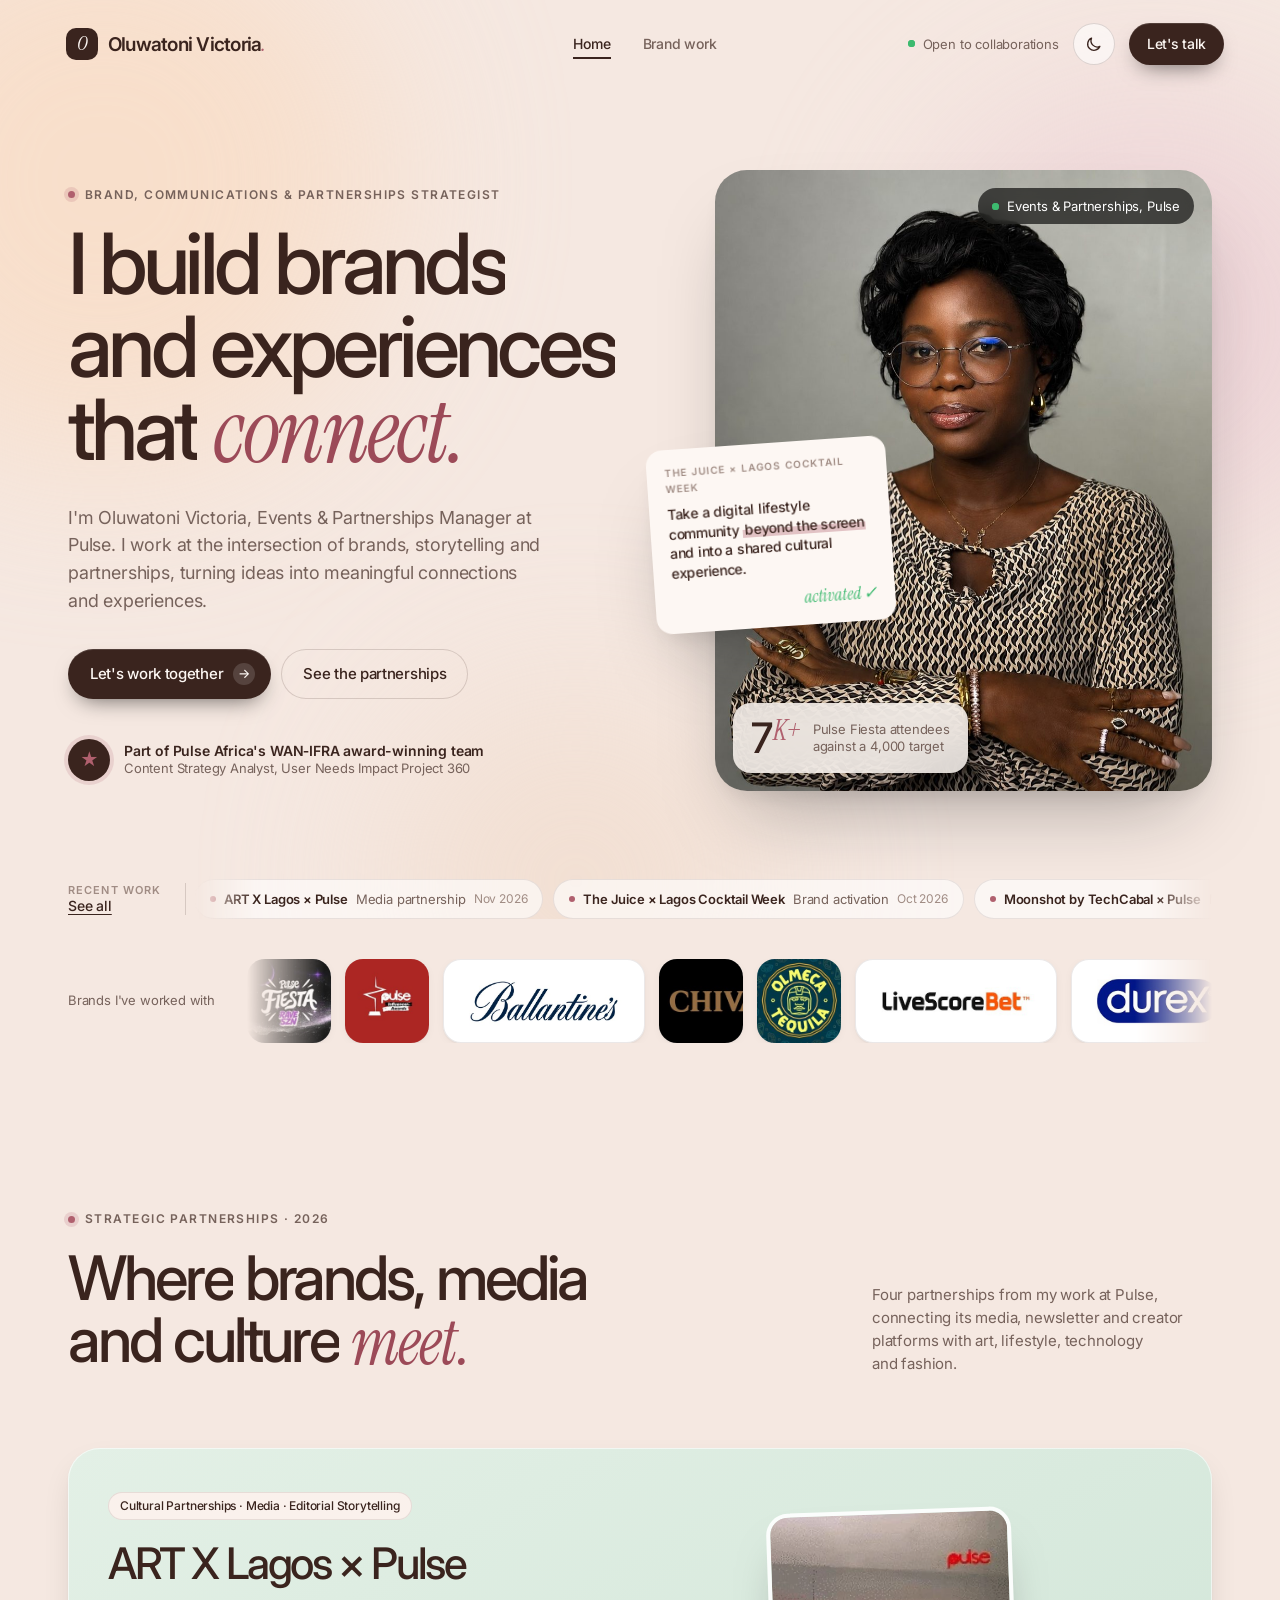
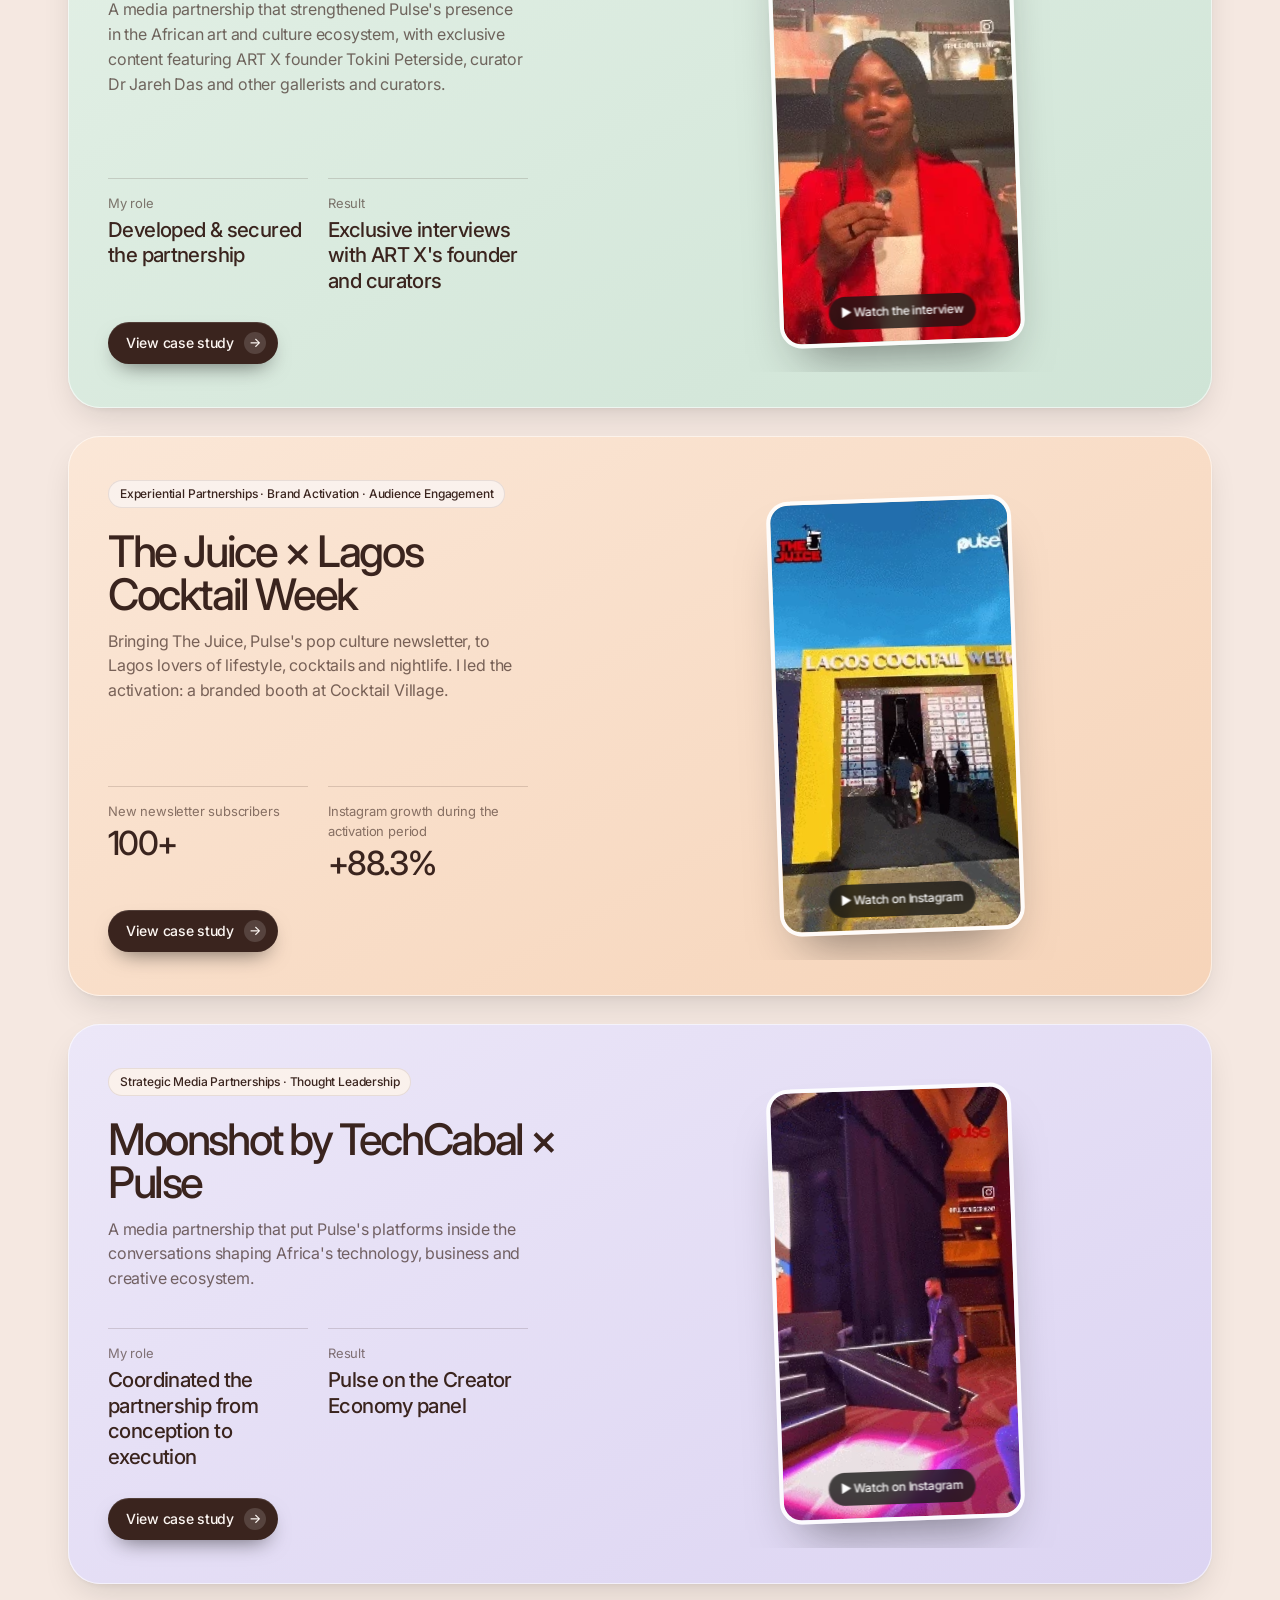
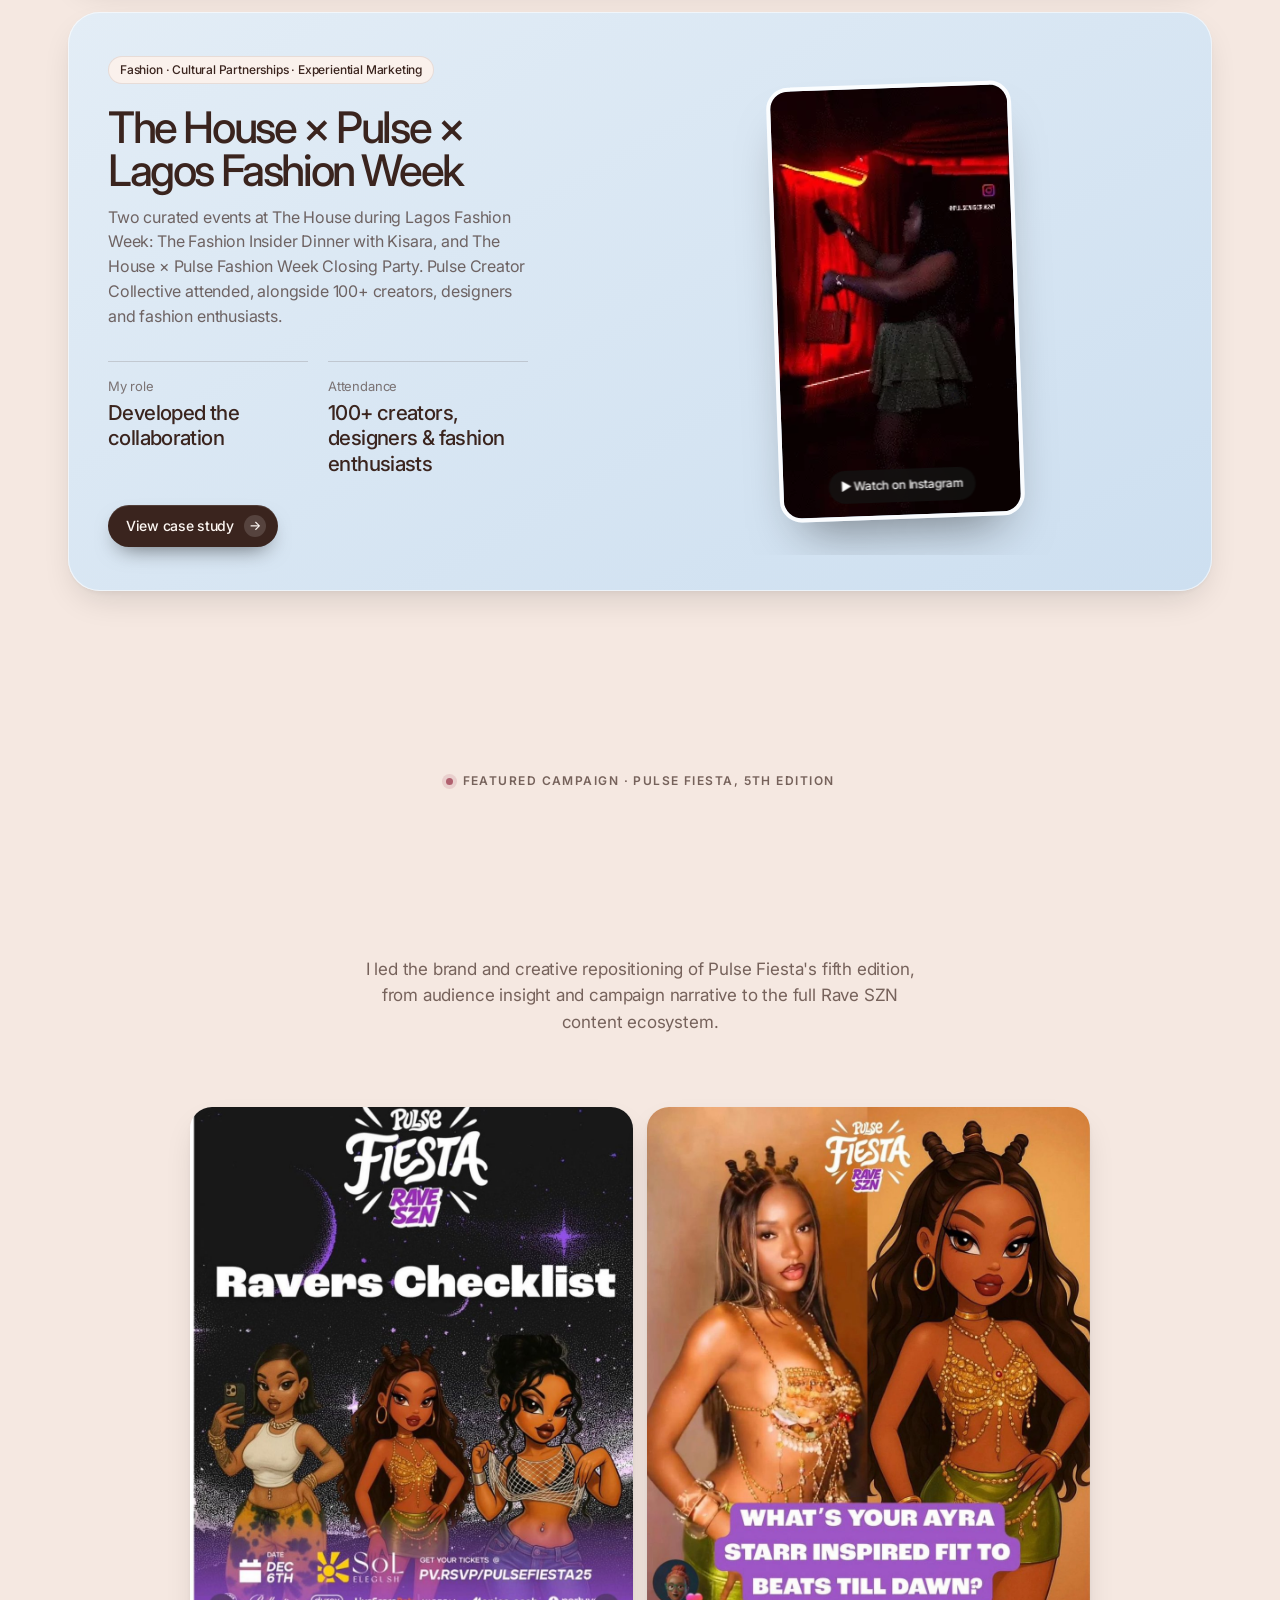
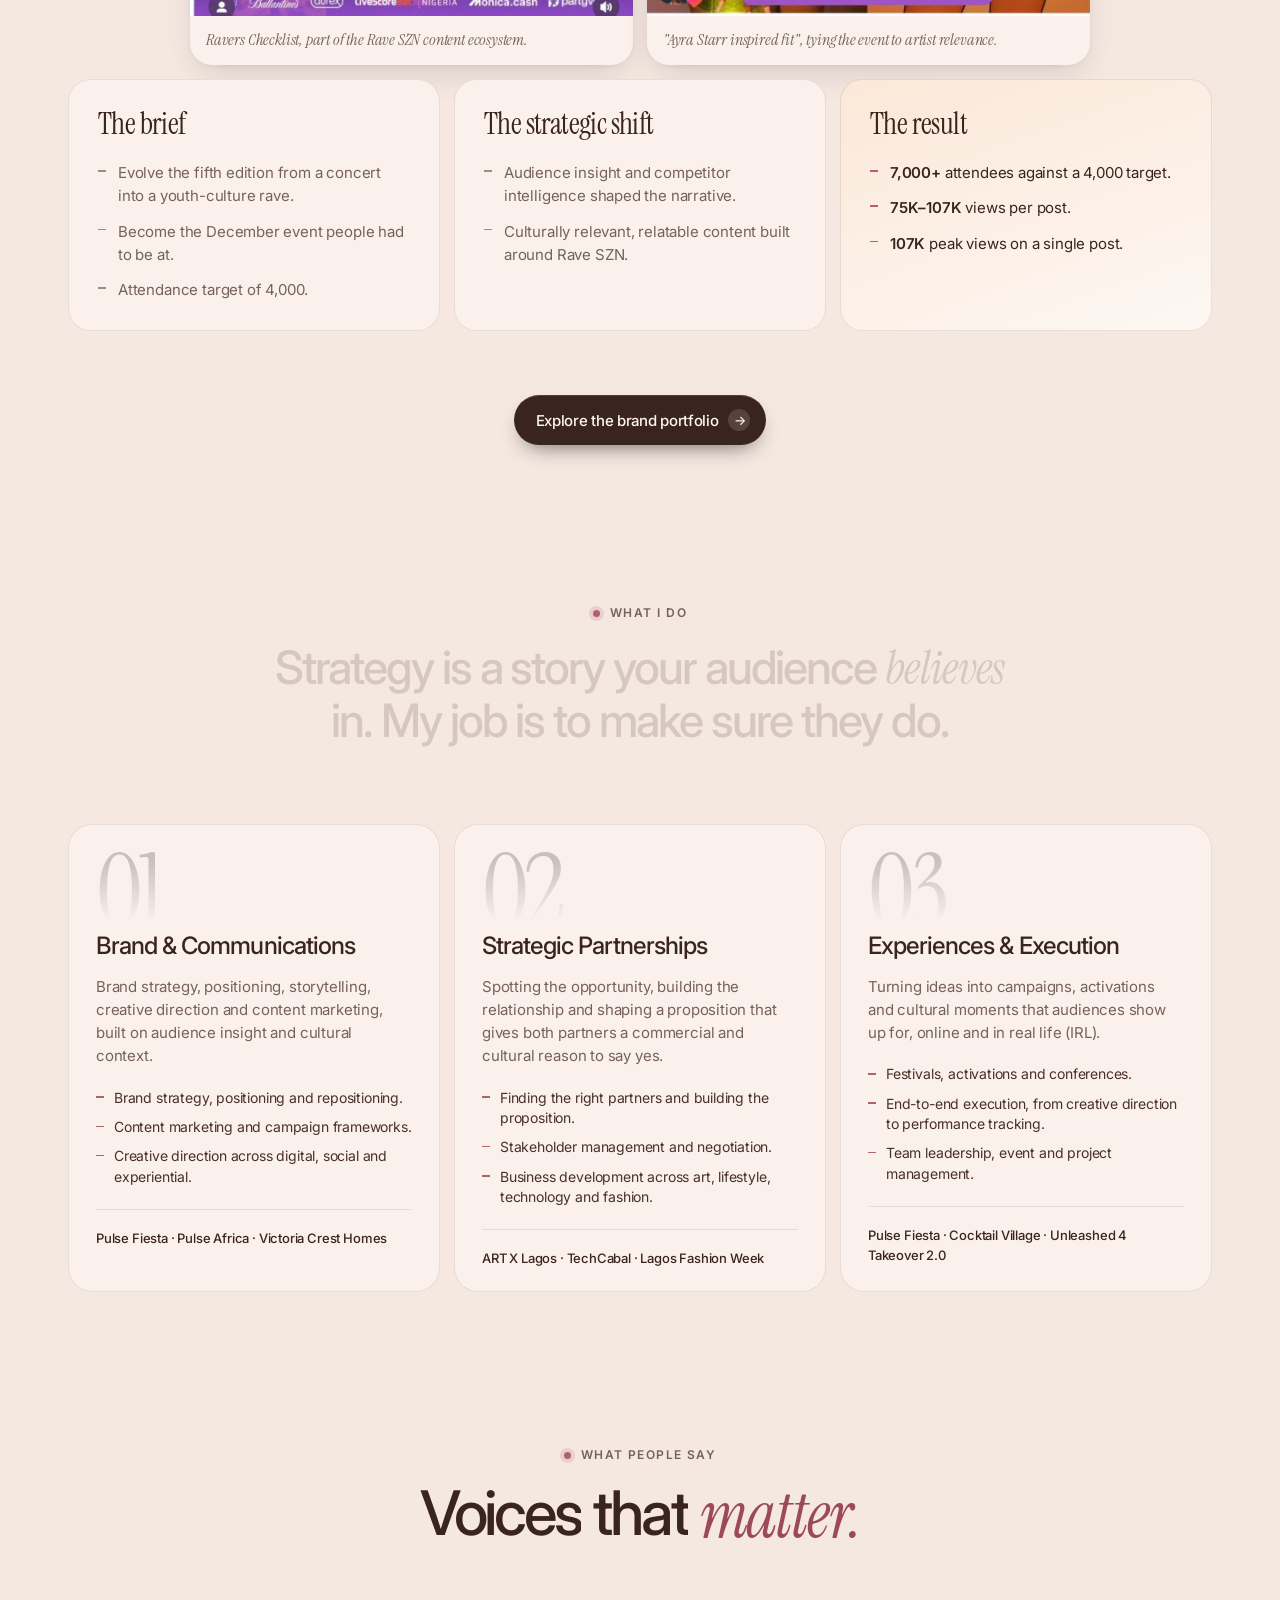
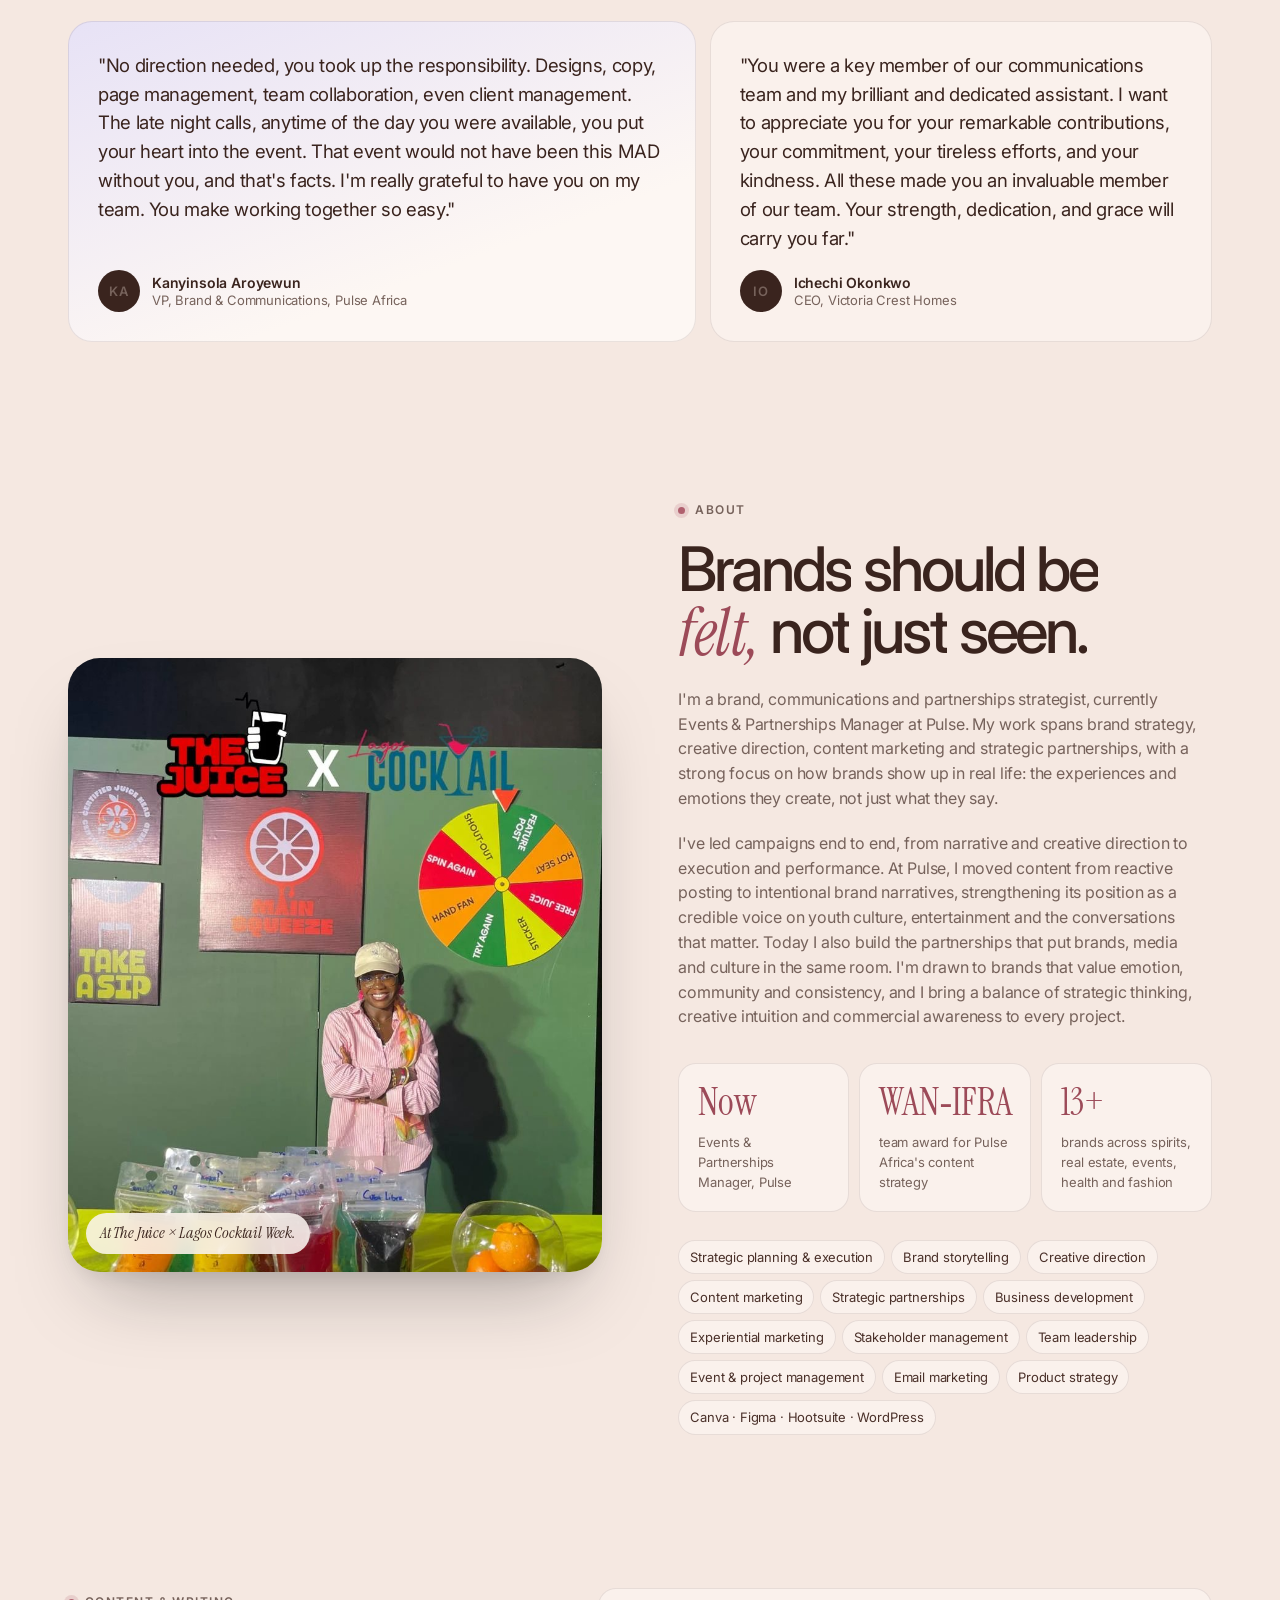
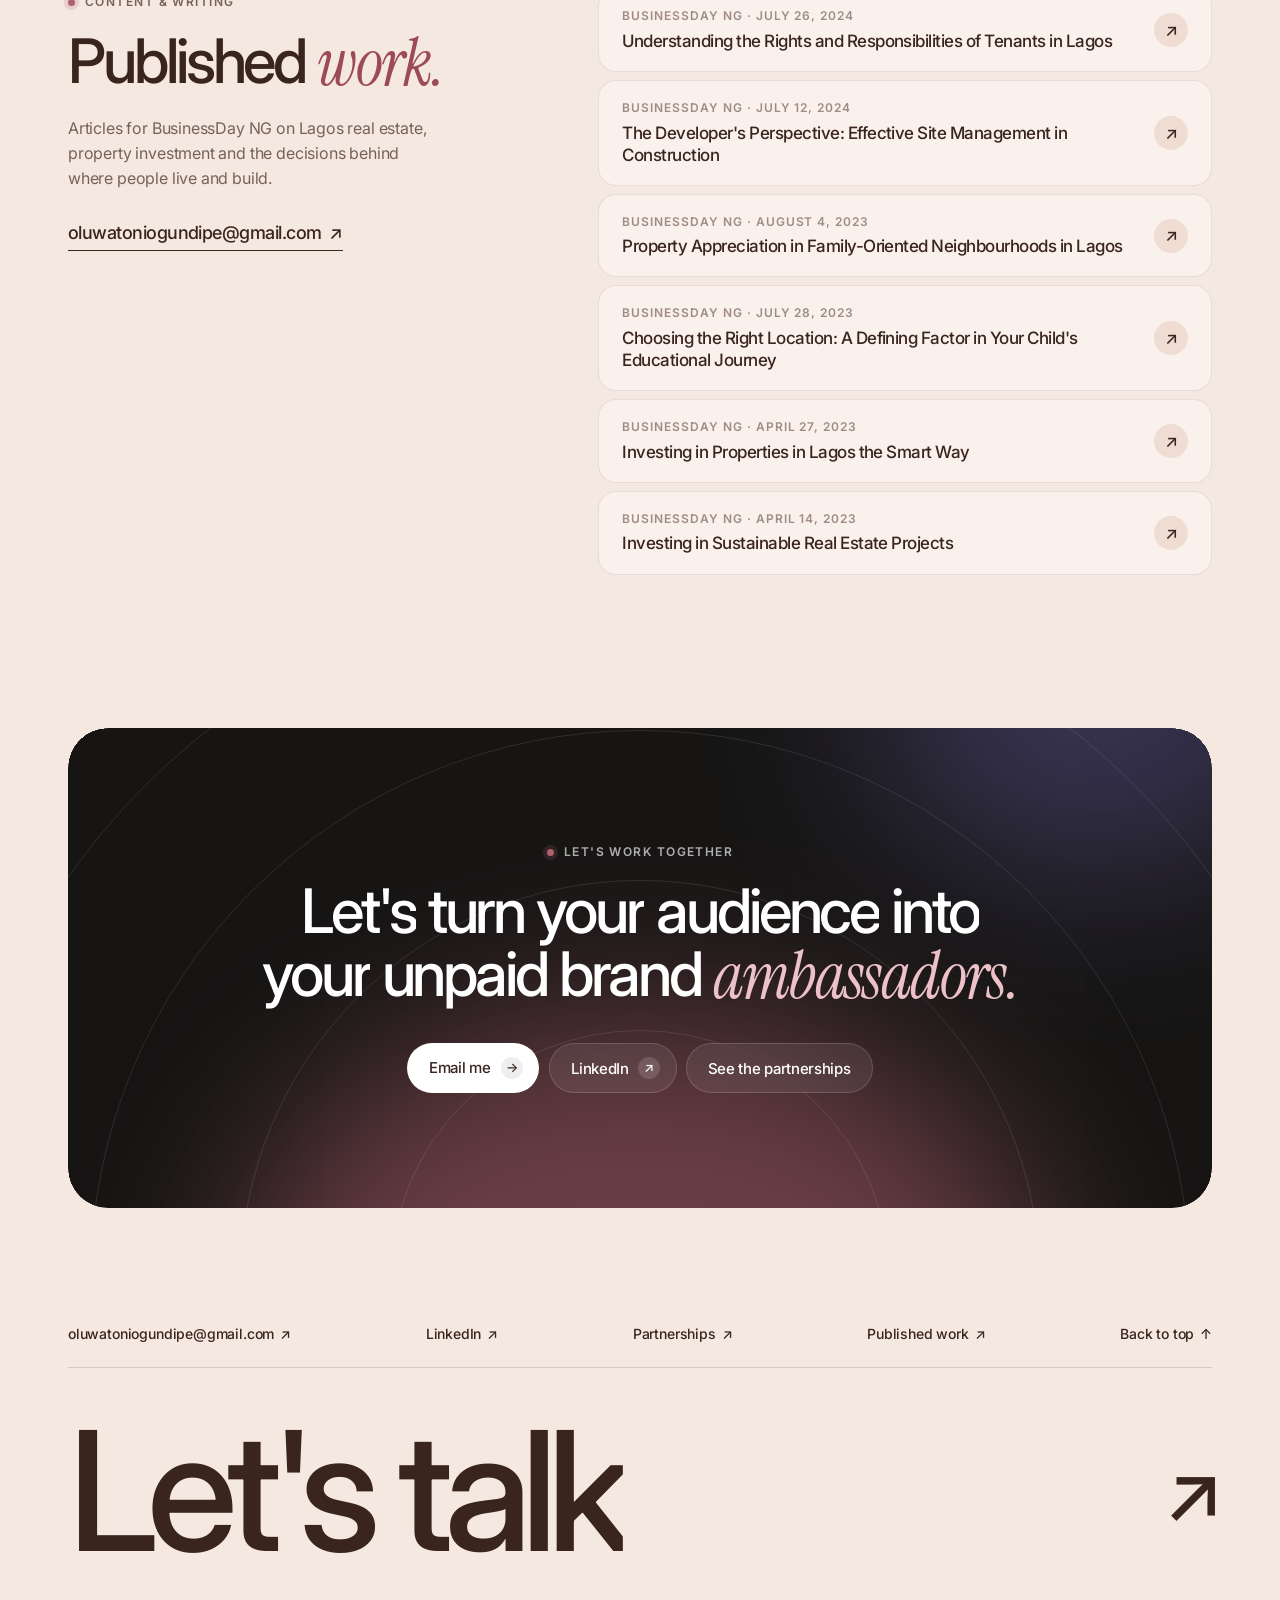
<file: index.html>
<!doctype html>
<html lang="en">
<head>
  <meta charset="utf-8" />
  <meta name="viewport" content="width=device-width, initial-scale=1" />
  <title>Oluwatoni Victoria — Brand, Communications &amp; Partnerships Strategist</title>
  <meta name="description" content="Oluwatoni Victoria Ogundipe builds brands, develops strategic partnerships and creates experiences that connect with people. Events &amp; Partnerships Manager at Pulse." />
  <meta name="theme-color" content="#F5E8E1" media="(prefers-color-scheme: light)" />
  <meta name="theme-color" content="#15100E" media="(prefers-color-scheme: dark)" />
  <script>
    (function () {
      var t;
      try { t = localStorage.getItem("theme"); } catch (e) {}
      if (t !== "light" && t !== "dark") t = window.matchMedia && matchMedia("(prefers-color-scheme: dark)").matches ? "dark" : "light";
      document.documentElement.setAttribute("data-theme", t);
    })();
  </script>
  <link rel="icon" href="data:image/svg+xml,%3Csvg xmlns='http://www.w3.org/2000/svg' viewBox='0 0 32 32'%3E%3Crect width='32' height='32' rx='9' fill='%23111'/%3E%3Ctext x='16' y='23' text-anchor='middle' font-family='Georgia' font-style='italic' font-size='20' fill='%23fff'%3EO%3C/text%3E%3C/svg%3E" />
  <link rel="preconnect" href="https://fonts.googleapis.com" />
  <link rel="preconnect" href="https://fonts.gstatic.com" crossorigin />
  <link href="https://fonts.googleapis.com/css2?family=Inter:opsz,wght@14..32,400..700&family=Instrument+Serif:ital@0;1&display=swap" rel="stylesheet" />
  <link rel="stylesheet" href="css/style.css" />
</head>
<body>
  <span id="top" class="top-anchor" aria-hidden="true"></span>

  <!-- ================= NAV ================= -->
  <header class="nav">
    <div class="nav__inner">
      <a href="#top" class="logo" aria-label="Oluwatoni Victoria, home">
        <span class="logo__mark">O</span>
        <span class="logo__word">Oluwatoni Victoria<em>.</em></span>
      </a>
      <nav class="nav__links" aria-label="Primary">
        <a href="index.html" class="is-active" aria-current="page">Home</a>
        <a href="brand-work.html">Brand work</a>
      </nav>
      <div class="nav__right">
        <span class="status"><i class="pulse"></i>Open to collaborations</span>
        <button class="theme-toggle" type="button" aria-label="Switch to dark mode">
          <svg class="i-moon" viewBox="0 0 24 24" aria-hidden="true"><path d="M20 14.5A8 8 0 0 1 9.5 4a8 8 0 1 0 10.5 10.5z"/></svg>
          <svg class="i-sun" viewBox="0 0 24 24" aria-hidden="true"><circle cx="12" cy="12" r="4"/><path d="M12 2v2M12 20v2M4.9 4.9l1.4 1.4M17.7 17.7l1.4 1.4M2 12h2M20 12h2M4.9 19.1l1.4-1.4M17.7 6.3l1.4-1.4"/></svg>
        </button>
        <a href="#contact" class="btn btn--dark btn--sm">Let's talk</a>
      </div>
      <button class="nav__burger" aria-label="Open menu" aria-expanded="false"><span></span><span></span></button>
    </div>
  </header>
  <div class="sheet" aria-hidden="true" inert>
    <a href="index.html">Home</a><a href="brand-work.html">Brand work</a>
    <a href="#contact" class="btn btn--dark">Let's work together</a>
  </div>

  <main>
    <!-- ================= HERO ================= -->
    <section class="hero">
      <div class="glow glow--hero" aria-hidden="true"><i></i><i></i><i></i></div>
      <div class="wrap hero__grid">
        <div class="hero__copy">
          <p class="eyebrow" data-fade>Brand, Communications &amp; Partnerships Strategist</p>
          <h1 class="display" data-split>I build brands and experiences that <em>connect.</em></h1>
          <p class="hero__lead" data-fade data-d="2">
            I'm Oluwatoni Victoria, Events &amp; Partnerships Manager at Pulse. I work at the intersection of brands, storytelling and partnerships, turning ideas into meaningful connections and experiences.
          </p>
          <div class="hero__ctas" data-fade data-d="3">
            <a href="#contact" class="btn btn--dark">Let's work together <span class="btn__arrow">→</span></a>
            <a href="#partnerships" class="btn btn--line">See the partnerships</a>
          </div>
          <div class="proof" data-fade data-d="4">
            <span class="proof__badge" aria-hidden="true">★</span>
            <div class="proof__text">
              <b>Part of Pulse Africa's WAN‑IFRA award-winning team</b>
              <small>Content Strategy Analyst, User Needs Impact Project 360</small>
            </div>
          </div>
        </div>

        <div class="hero__visual" data-fade data-d="2">
          <figure class="portrait" data-parallax="0.06">
            <img src="assets/img/portrait.jpg" alt="Portrait of Oluwatoni Victoria Ogundipe" />
            <span class="portrait__tag"><i class="pulse"></i>Events &amp; Partnerships, Pulse</span>
            <div class="portrait__card">
              <strong data-count="7">0</strong><em>K+</em>
              <span>Pulse Fiesta attendees<br />against a 4,000 target</span>
            </div>
          </figure>
          <aside class="note" aria-label="Partnership brief">
            <span class="note__label">The Juice × Lagos Cocktail Week</span>
            <p>Take a digital lifestyle community <mark>beyond the screen</mark> and into a shared cultural experience.</p>
            <span class="note__sign">activated ✓</span>
          </aside>
        </div>
      </div>

      <!-- Recent-work ticker -->
      <div class="ticker" aria-label="Recent work">
        <div class="ticker__label"><small>Recent work</small><a href="#partnerships">See all</a></div>
        <div class="ticker__rail">
          <div class="ticker__track">
            <span><i></i><b>ART X Lagos × Pulse</b> Media partnership <time>Nov 2026</time></span>
            <span><i></i><b>The Juice × Lagos Cocktail Week</b> Brand activation <time>Oct 2026</time></span>
            <span><i></i><b>Moonshot by TechCabal × Pulse</b> Media partnership <time>Oct 2026</time></span>
            <span><i></i><b>The House × Pulse × Lagos Fashion Week</b> Cultural partnership <time>Oct 2026</time></span>
            <span><i></i><b>Pulse Fiesta Rave SZN</b> Brand repositioning</span>
            <span><i></i><b>User Needs Impact Project 360</b> WAN‑IFRA Award</span>
          </div>
        </div>
      </div>
    </section>

    <!-- ================= BRANDS ================= -->
    <section class="logos wrap" aria-label="Brands I've worked with">
      <p>Brands I've worked with</p>
      <div class="brands" aria-label="Brand logos">
        <div class="brands__track">
          <ul>
            <li class="brand brand--fill"><img src="assets/brands/pulse-fiesta.jpg" alt="Pulse Fiesta" title="Pulse Fiesta" /></li>
            <li class="brand brand--fill"><img src="assets/brands/pulse-influencer-awards.jpg" alt="Pulse Influencer Awards" title="Pulse Influencer Awards" /></li>
            <li class="brand brand--white"><img src="assets/brands/ballantines.jpg" alt="Ballantine&#x27;s" title="Ballantine&#x27;s" /></li>
            <li class="brand brand--fill"><img src="assets/brands/chivas.jpg" alt="Chivas" title="Chivas" /></li>
            <li class="brand brand--fill"><img src="assets/brands/olmeca-tequila.jpg" alt="Olmeca Tequila" title="Olmeca Tequila" /></li>
            <li class="brand brand--white"><img src="assets/brands/livescorebet.jpg" alt="LiveScoreBet" title="LiveScoreBet" /></li>
            <li class="brand brand--white"><img src="assets/brands/durex.jpg" alt="Durex" title="Durex" /></li>
            <li class="brand brand--fill"><img src="assets/brands/kiss-condoms.jpg" alt="Kiss Condoms" title="Kiss Condoms" /></li>
            <li class="brand brand--white"><img src="assets/brands/eventporte.jpg" alt="EventPorte" title="EventPorte" /></li>
            <li class="brand brand--fill"><img src="assets/brands/monica.jpg" alt="Monica" title="Monica" /></li>
            <li class="brand brand--white"><img src="assets/brands/capital-gardens.jpg" alt="Capital Gardens" title="Capital Gardens" /></li>
            <li class="brand brand--white"><img src="assets/brands/citadel-views.jpg" alt="Citadel Views" title="Citadel Views" /></li>
            <li class="brand brand--white"><img src="assets/brands/hotels-by-ned.jpg" alt="Hotels by Ned" title="Hotels by Ned" /></li>
          </ul>
        </div>
      </div>
    </section>

    <!-- ================= PARTNERSHIPS (stacked cards) ================= -->
    <section class="work section" id="partnerships">
      <div class="wrap">
        <header class="sh sh--split">
          <div>
            <p class="eyebrow">Strategic partnerships · 2026</p>
            <h2 class="h2" data-split>Where brands, media and culture <em>meet.</em></h2>
          </div>
          <p class="sh__aside">Four partnerships from my work at Pulse, connecting its media, newsletter and creator platforms with art, lifestyle, technology and fashion.</p>
        </header>

        <div class="stack">
          <article class="proj proj--sage" style="--i:0">
            <div class="proj__copy">
              <span class="chip">Cultural Partnerships · Media · Editorial Storytelling</span>
              <h3>ART X Lagos × Pulse</h3>
              <p>A media partnership that strengthened Pulse's presence in the African art and culture ecosystem, with exclusive content featuring ART X founder Tokini Peterside, curator Dr Jareh Das and other gallerists and curators.</p>
              <div class="proj__stats proj__stats--text">
                <div><small>My role</small><strong>Developed &amp; secured the partnership</strong></div>
                <div><small>Result</small><strong>Exclusive interviews with ART X's founder and curators</strong></div>
              </div>
              <a href="partnerships/art-x-lagos.html" class="btn btn--dark btn--sm">View case study <span class="btn__arrow">→</span></a>
            </div>
            <figure class="proj__media ph ph--sage ph--reel">
              <a class="reel reel--link" href="https://www.instagram.com/reels/Dfb-gXpiNJj/" target="_blank" rel="noopener" aria-label="Watch Pulse's exclusive interview with ART X Lagos founder Tokini Peterside on Instagram"><img src="assets/reels/art-x-lagos.webp" alt="Exclusive Pulse interview with Tokini Peterside, Founder of ART X Lagos" loading="lazy" /><span class="reel__play" aria-hidden="true">▶ Watch the interview</span></a>
            </figure>
          </article>

          <article class="proj proj--peach" style="--i:1">
            <div class="proj__copy">
              <span class="chip">Experiential Partnerships · Brand Activation · Audience Engagement</span>
              <h3>The Juice × Lagos Cocktail Week</h3>
              <p>Bringing The Juice, Pulse's pop culture newsletter, to Lagos lovers of lifestyle, cocktails and nightlife. I led the activation: a branded booth at Cocktail Village.</p>
              <div class="proj__stats proj__stats--mid">
                <div><small>New newsletter subscribers</small><strong>100+</strong></div>
                <div><small>Instagram growth during the activation period</small><strong>+88.3%</strong></div>
              </div>
              <a href="partnerships/the-juice-lagos-cocktail-week.html" class="btn btn--dark btn--sm">View case study <span class="btn__arrow">→</span></a>
            </div>
            <figure class="proj__media ph ph--peach ph--reel">
              <a class="reel reel--link" href="https://www.instagram.com/reels/De1WVp2IsPk/" target="_blank" rel="noopener" aria-label="Watch The Juice × Lagos Cocktail Week reel on Instagram"><img src="assets/reels/the-juice-lagos-cocktail-week.webp" alt="The Juice booth entrance at Lagos Cocktail Week" loading="lazy" /><span class="reel__play" aria-hidden="true">▶ Watch on Instagram</span></a>
            </figure>
          </article>

          <article class="proj proj--lav" style="--i:2">
            <div class="proj__copy">
              <span class="chip">Strategic Media Partnerships · Thought Leadership</span>
              <h3>Moonshot by TechCabal × Pulse</h3>
              <p>A media partnership that put Pulse's platforms inside the conversations shaping Africa's technology, business and creative ecosystem.</p>
              <div class="proj__stats proj__stats--text">
                <div><small>My role</small><strong>Coordinated the partnership from conception to execution</strong></div>
                <div><small>Result</small><strong>Pulse on the Creator Economy panel</strong></div>
              </div>
              <a href="partnerships/moonshot-techcabal.html" class="btn btn--dark btn--sm">View case study <span class="btn__arrow">→</span></a>
            </div>
            <figure class="proj__media ph ph--lav ph--reel">
              <a class="reel reel--link" href="https://www.instagram.com/reel/DfZLroPsKq5/?utm_source=ig_web_copy_link&amp;cnvx=MzRlODBiNWFlZA==&amp;avpt=MzRlODBiNWFlZA==" target="_blank" rel="noopener" aria-label="Watch the Moonshot by TechCabal × Pulse reel on Instagram"><img src="assets/reels/moonshot-techcabal.webp" alt="Pulse on stage at Moonshot by TechCabal" loading="lazy" /><span class="reel__play" aria-hidden="true">▶ Watch on Instagram</span></a>
            </figure>
          </article>

          <article class="proj proj--sky" style="--i:3">
            <div class="proj__copy">
              <span class="chip">Fashion · Cultural Partnerships · Experiential Marketing</span>
              <h3>The House × Pulse × Lagos Fashion Week</h3>
              <p>Two curated events at The House during Lagos Fashion Week: The Fashion Insider Dinner with Kisara, and The House × Pulse Fashion Week Closing Party. Pulse Creator Collective attended, alongside 100+ creators, designers and fashion enthusiasts.</p>
              <div class="proj__stats proj__stats--text">
                <div><small>My role</small><strong>Developed the collaboration</strong></div>
                <div><small>Attendance</small><strong>100+ creators, designers &amp; fashion enthusiasts</strong></div>
              </div>
              <a href="partnerships/the-house-lagos-fashion-week.html" class="btn btn--dark btn--sm">View case study <span class="btn__arrow">→</span></a>
            </div>
            <figure class="proj__media ph ph--sky ph--reel">
              <a class="reel reel--link" href="https://www.instagram.com/reel/DfPiA_5CC0R/?cnvx=MW5rcGczYTM2Yzc5bQ==" target="_blank" rel="noopener" aria-label="Watch The House × Pulse × Lagos Fashion Week reel on Instagram"><img src="assets/reels/the-house-lagos-fashion-week.webp" alt="The House × Pulse Lagos Fashion Week closing party" loading="lazy" /><span class="reel__play" aria-hidden="true">▶ Watch on Instagram</span></a>
            </figure>
          </article>
        </div>
      </div>
    </section>

    <!-- ================= BRAND & COMMUNICATIONS WORK ================= -->
    <section class="case section wrap" id="brand-work">
      <header class="sh sh--c">
        <p class="eyebrow">Featured campaign · Pulse Fiesta, 5th edition</p>
        <h2 class="h2" data-split>From a concert to the Detty December <em>rave.</em></h2>
        <p class="sh__sub">I led the brand and creative repositioning of Pulse Fiesta's fifth edition, from audience insight and campaign narrative to the full Rave SZN content ecosystem.</p>
      </header>
      <div class="gallery">
        <figure data-fade>
          <img src="assets/img/pulse-fiesta-ravers-checklist.jpg" alt="Pulse Fiesta Rave SZN Ravers Checklist social post" loading="lazy" />
          <figcaption>Ravers Checklist, part of the Rave SZN content ecosystem.</figcaption>
        </figure>
        <figure data-fade data-d="1">
          <img src="assets/img/pulse-fiesta-ayra-starr.jpg" alt="Pulse Fiesta Ayra Starr inspired fit social post" loading="lazy" />
          <figcaption>"Ayra Starr inspired fit", tying the event to artist relevance.</figcaption>
        </figure>
      </div>
      <div class="fsr">
        <article data-fade>
          <h3>The brief</h3>
          <ul>
            <li>Evolve the fifth edition from a concert into a youth-culture rave.</li>
            <li>Become the December event people had to be at.</li>
            <li>Attendance target of 4,000.</li>
          </ul>
        </article>
        <article data-fade data-d="1">
          <h3>The strategic shift</h3>
          <ul>
            <li>Audience insight and competitor intelligence shaped the narrative.</li>
            <li>Culturally relevant, relatable content built around Rave SZN.</li>
          </ul>
        </article>
        <article class="fsr__result" data-fade data-d="2">
          <h3>The result</h3>
          <ul>
            <li><b>7,000+</b> attendees against a 4,000 target.</li>
            <li><b>75K–107K</b> views per post.</li>
            <li><b>107K</b> peak views on a single post.</li>
          </ul>
        </article>
      </div>

      <div class="more-link" data-fade>
        <a href="brand-work.html" class="btn btn--dark">Explore the brand portfolio <span class="btn__arrow">→</span></a>
      </div>
    </section>

    <!-- ================= WHAT I DO (statement + strengths + capabilities) ================= -->
    <section class="expertise section wrap" id="expertise">
      <p class="eyebrow eyebrow--c">What I do</p>
      <p class="statement" data-highlight>
        Strategy is a story your audience <em>believes</em> in. My job is to make sure they do.
      </p>
      <div class="strengths">
        <article class="strength" data-fade>
          <span class="numeral">01</span>
          <h3>Brand &amp; Communications</h3>
          <p>Brand strategy, positioning, storytelling, creative direction and content marketing, built on audience insight and cultural context.</p>
          <ul class="strength__list">
            <li>Brand strategy, positioning and repositioning.</li>
            <li>Content marketing and campaign frameworks.</li>
            <li>Creative direction across digital, social and experiential.</li>
          </ul>
          <p class="strength__proof">Pulse Fiesta · Pulse Africa · Victoria Crest Homes</p>
        </article>
        <article class="strength" data-fade data-d="1">
          <span class="numeral">02</span>
          <h3>Strategic Partnerships</h3>
          <p>Spotting the opportunity, building the relationship and shaping a proposition that gives both partners a commercial and cultural reason to say yes.</p>
          <ul class="strength__list">
            <li>Finding the right partners and building the proposition.</li>
            <li>Stakeholder management and negotiation.</li>
            <li>Business development across art, lifestyle, technology and fashion.</li>
          </ul>
          <p class="strength__proof">ART X Lagos · TechCabal · Lagos Fashion Week</p>
        </article>
        <article class="strength" data-fade data-d="2">
          <span class="numeral">03</span>
          <h3>Experiences &amp; Execution</h3>
          <p>Turning ideas into campaigns, activations and cultural moments that audiences show up for, online and in real life (IRL).</p>
          <ul class="strength__list">
            <li>Festivals, activations and conferences.</li>
            <li>End-to-end execution, from creative direction to performance tracking.</li>
            <li>Team leadership, event and project management.</li>
          </ul>
          <p class="strength__proof">Pulse Fiesta · Cocktail Village · Unleashed 4 Takeover 2.0</p>
        </article>
      </div>
    </section>

    <!-- ================= TESTIMONIALS ================= -->
    <section class="kind section wrap">
      <header class="sh sh--c">
        <p class="eyebrow">What people say</p>
        <h2 class="h2" data-split>Voices that <em>matter.</em></h2>
      </header>
      <div class="kind__grid">
        <article class="qcard qcard--big" data-fade>
          <p>"No direction needed, you took up the responsibility. Designs, copy, page management, team collaboration, even client management. The late night calls, anytime of the day you were available, you put your heart into the event. That event would not have been this MAD without you, and that's facts. I'm really grateful to have you on my team. You make working together so easy."</p>
          <footer><span class="initials" aria-hidden="true">KA</span><span><b>Kanyinsola Aroyewun</b>VP, Brand &amp; Communications, Pulse Africa</span></footer>
        </article>
        <div class="kind__col">
          <article class="qcard" data-fade data-d="1">
            <p>"You were a key member of our communications team and my brilliant and dedicated assistant. I want to appreciate you for your remarkable contributions, your commitment, your tireless efforts, and your kindness. All these made you an invaluable member of our team. Your strength, dedication, and grace will carry you far."</p>
            <footer><span class="initials" aria-hidden="true">IO</span><span><b>Ichechi Okonkwo</b>CEO, Victoria Crest Homes</span></footer>
          </article>
        </div>
      </div>
    </section>

    <!-- ================= ABOUT ================= -->
    <section class="about section wrap" id="about">
      <figure class="about__img" data-fade>
        <img src="assets/img/oluwatoni-the-juice-booth.jpg" alt="Oluwatoni Victoria at The Juice × Lagos Cocktail Week booth" loading="lazy" />
        <figcaption>At The Juice × Lagos Cocktail Week.</figcaption>
      </figure>
      <div class="about__copy">
        <p class="eyebrow">About</p>
        <h2 class="h2" data-split>Brands should be <em>felt,</em> not just seen.</h2>
        <p data-fade>I'm a brand, communications and partnerships strategist, currently Events &amp; Partnerships Manager at Pulse. My work spans brand strategy, creative direction, content marketing and strategic partnerships, with a strong focus on how brands show up in real life: the experiences and emotions they create, not just what they say.</p>
        <p data-fade>I've led campaigns end to end, from narrative and creative direction to execution and performance. At Pulse, I moved content from reactive posting to intentional brand narratives, strengthening its position as a credible voice on youth culture, entertainment and the conversations that matter. Today I also build the partnerships that put brands, media and culture in the same room. I'm drawn to brands that value emotion, community and consistency, and I bring a balance of strategic thinking, creative intuition and commercial awareness to every project.</p>
        <div class="tiles tiles--3">
          <div class="tile" data-fade><strong>Now</strong><small>Events &amp; Partnerships Manager, Pulse</small></div>
          <div class="tile" data-fade data-d="1"><strong>WAN‑IFRA</strong><small>team award for Pulse Africa's content strategy</small></div>
          <div class="tile" data-fade data-d="2"><strong>13+</strong><small>brands across spirits, real estate, events, health and fashion</small></div>
        </div>
        <ul class="skills" data-fade aria-label="Skills">
          <li>Strategic planning &amp; execution</li><li>Brand storytelling</li><li>Creative direction</li><li>Content marketing</li><li>Strategic partnerships</li><li>Business development</li><li>Experiential marketing</li><li>Stakeholder management</li><li>Team leadership</li><li>Event &amp; project management</li><li>Email marketing</li><li>Product strategy</li><li>Canva · Figma · Hootsuite · WordPress</li>
        </ul>
      </div>
    </section>

    <!-- ================= WRITING ================= -->
    <section class="faq section wrap" id="writing">
      <aside class="faq__side">
        <p class="eyebrow">Content &amp; writing</p>
        <h2 class="h2" data-split>Published <em>work.</em></h2>
        <p>Articles for BusinessDay NG on Lagos real estate, property investment and the decisions behind where people live and build.</p>
        <a href="https://mail.google.com/mail/?view=cm&amp;fs=1&amp;to=oluwatoniogundipe@gmail.com" target="_blank" rel="noopener" class="mailto">oluwatoniogundipe@gmail.com <span>↗</span></a>
      </aside>
      <div class="faq__list">
        <a class="post" href="https://businessday.ng/e-edition/she-means-business/article/understanding-the-rights-and-responsibilities-of-tenants-in-lagos/" target="_blank" rel="noopener">
          <span><small>BusinessDay NG · July 26, 2024</small>Understanding the Rights and Responsibilities of Tenants in Lagos</span><i>↗</i>
        </a>
        <a class="post" href="https://businessday.ng/news/article/the-developers-perspective-effective-site-management-in-construction/" target="_blank" rel="noopener">
          <span><small>BusinessDay NG · July 12, 2024</small>The Developer's Perspective: Effective Site Management in Construction</span><i>↗</i>
        </a>
        <a class="post" href="https://businessday.ng/life-arts/article/property-appreciation-in-family-oriented-neighbourhoods-in-lagos/" target="_blank" rel="noopener">
          <span><small>BusinessDay NG · August 4, 2023</small>Property Appreciation in Family-Oriented Neighbourhoods in Lagos</span><i>↗</i>
        </a>
        <a class="post" href="https://businessday.ng/life-arts/article/choosing-the-right-location-a-defining-factor-in-your-childs-educational-journey/" target="_blank" rel="noopener">
          <span><small>BusinessDay NG · July 28, 2023</small>Choosing the Right Location: A Defining Factor in Your Child's Educational Journey</span><i>↗</i>
        </a>
        <a class="post" href="https://businessday.ng/life-arts/article/investing-in-properties-in-lagos-the-smart-way/" target="_blank" rel="noopener">
          <span><small>BusinessDay NG · April 27, 2023</small>Investing in Properties in Lagos the Smart Way</span><i>↗</i>
        </a>
        <a class="post" href="https://businessday.ng/opinion/article/investing-in-sustainable-real-estate-projects/" target="_blank" rel="noopener">
          <span><small>BusinessDay NG · April 14, 2023</small>Investing in Sustainable Real Estate Projects</span><i>↗</i>
        </a>
      </div>
    </section>

    <!-- ================= CTA ================= -->
    <section class="cta wrap" id="contact">
      <div class="cta__card" data-fade>
        <div class="rings" aria-hidden="true"><i></i><i></i><i></i><i></i></div>
        <div class="glow glow--cta" aria-hidden="true"><i></i><i></i></div>
        <p class="eyebrow eyebrow--light">Let's work together</p>
        <h2 class="h2" data-split>Let's turn your audience into your unpaid brand <em>ambassadors.</em></h2>
        <div class="cta__btns">
          <a href="https://mail.google.com/mail/?view=cm&amp;fs=1&amp;to=oluwatoniogundipe@gmail.com" target="_blank" rel="noopener" class="btn btn--light">Email me <span class="btn__arrow">→</span></a>
          <a href="https://www.linkedin.com/in/oluwatoni-ogundipe-a9582a395" target="_blank" rel="noopener" class="btn btn--glass">LinkedIn <span class="btn__arrow">↗</span></a>
          <a href="#partnerships" class="btn btn--glass">See the partnerships</a>
        </div>
      </div>
    </section>
  </main>

  <!-- ================= FOOTER ================= -->
  <footer class="footer">
    <div class="wrap">
      <div class="footer__links">
        <a href="https://mail.google.com/mail/?view=cm&amp;fs=1&amp;to=oluwatoniogundipe@gmail.com" target="_blank" rel="noopener">oluwatoniogundipe@gmail.com <span>↗</span></a>
        <a href="https://www.linkedin.com/in/oluwatoni-ogundipe-a9582a395" target="_blank" rel="noopener">LinkedIn <span>↗</span></a>
        <a href="#partnerships">Partnerships <span>↗</span></a>
        <a href="#writing">Published work <span>↗</span></a>
        <a href="#top">Back to top <span>↑</span></a>
      </div>
      <a href="https://mail.google.com/mail/?view=cm&amp;fs=1&amp;to=oluwatoniogundipe@gmail.com" target="_blank" rel="noopener" class="footer__big" aria-label="Email Oluwatoni"><span class="footer__big-text">Let's talk</span><span class="footer__arrow" aria-hidden="true">↗</span></a>
    </div>
  </footer>

  <script src="js/main.js"></script>
</body>
</html>
</file>
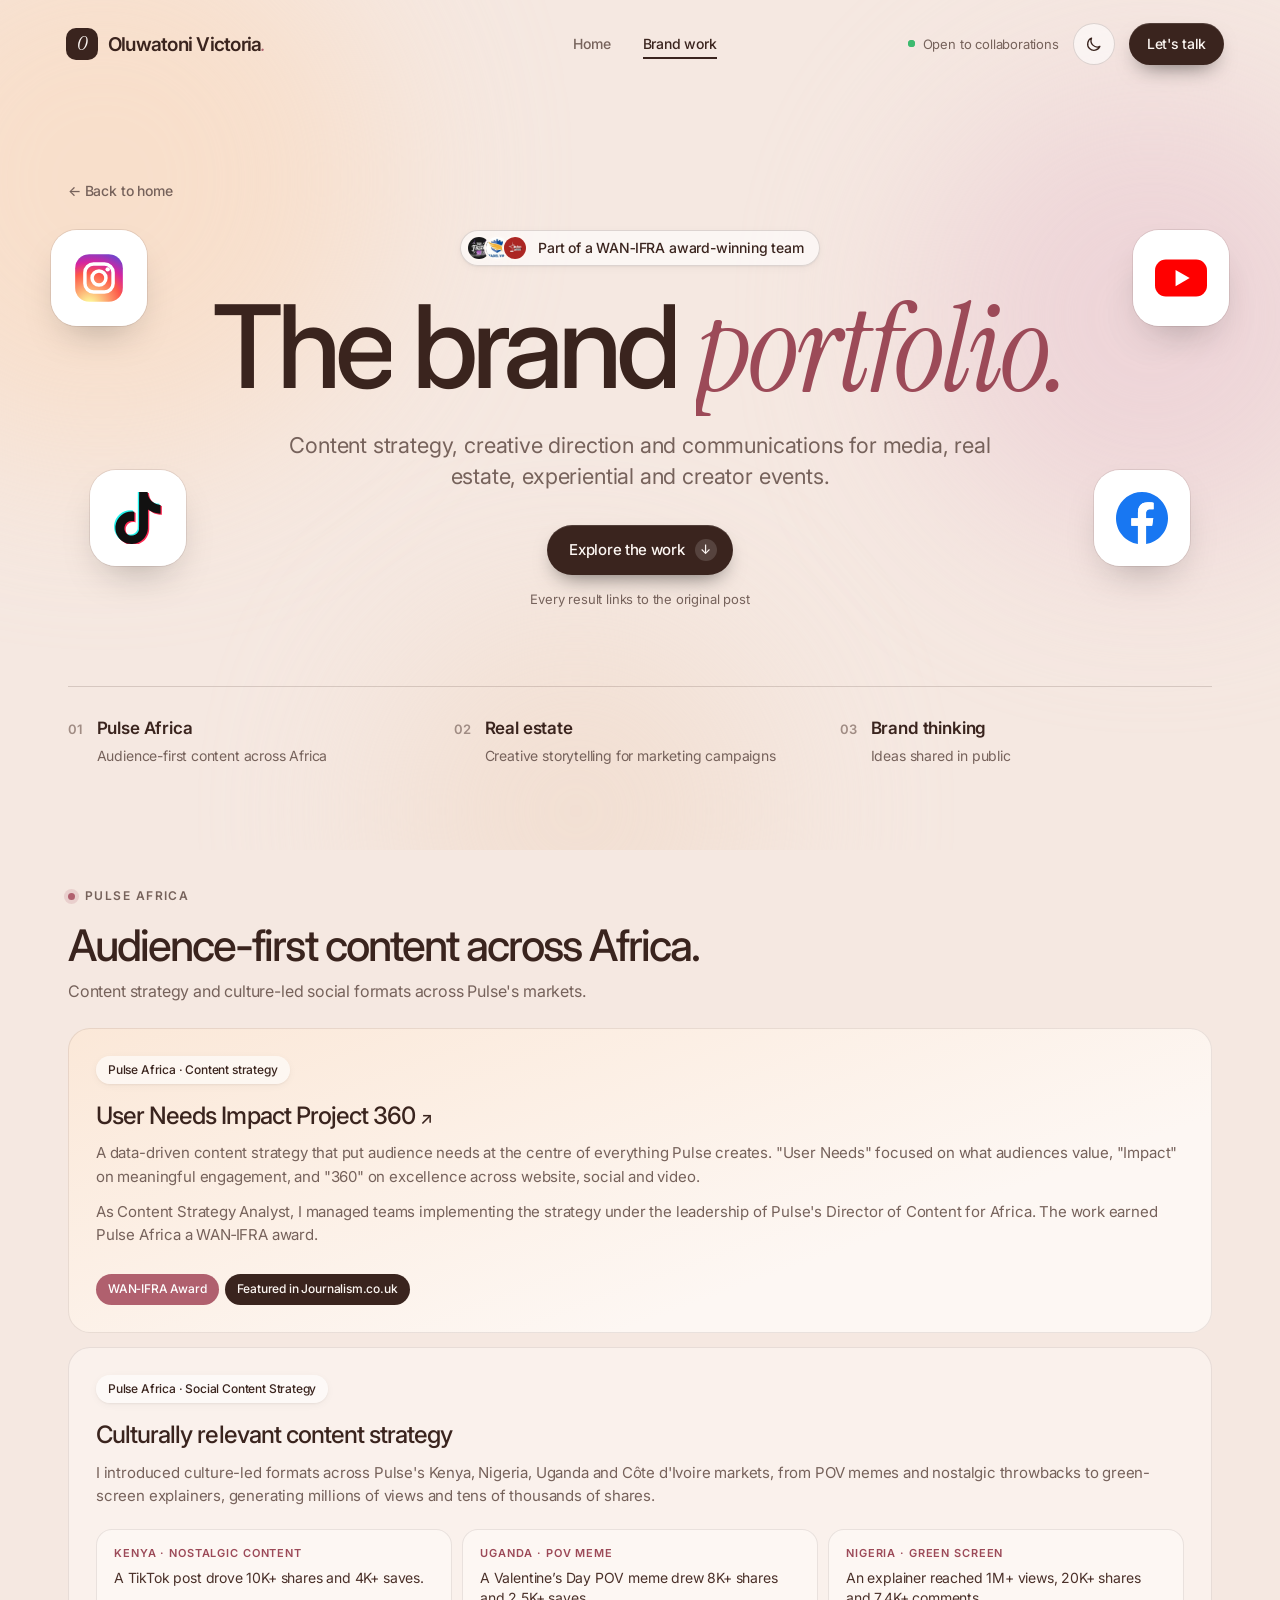
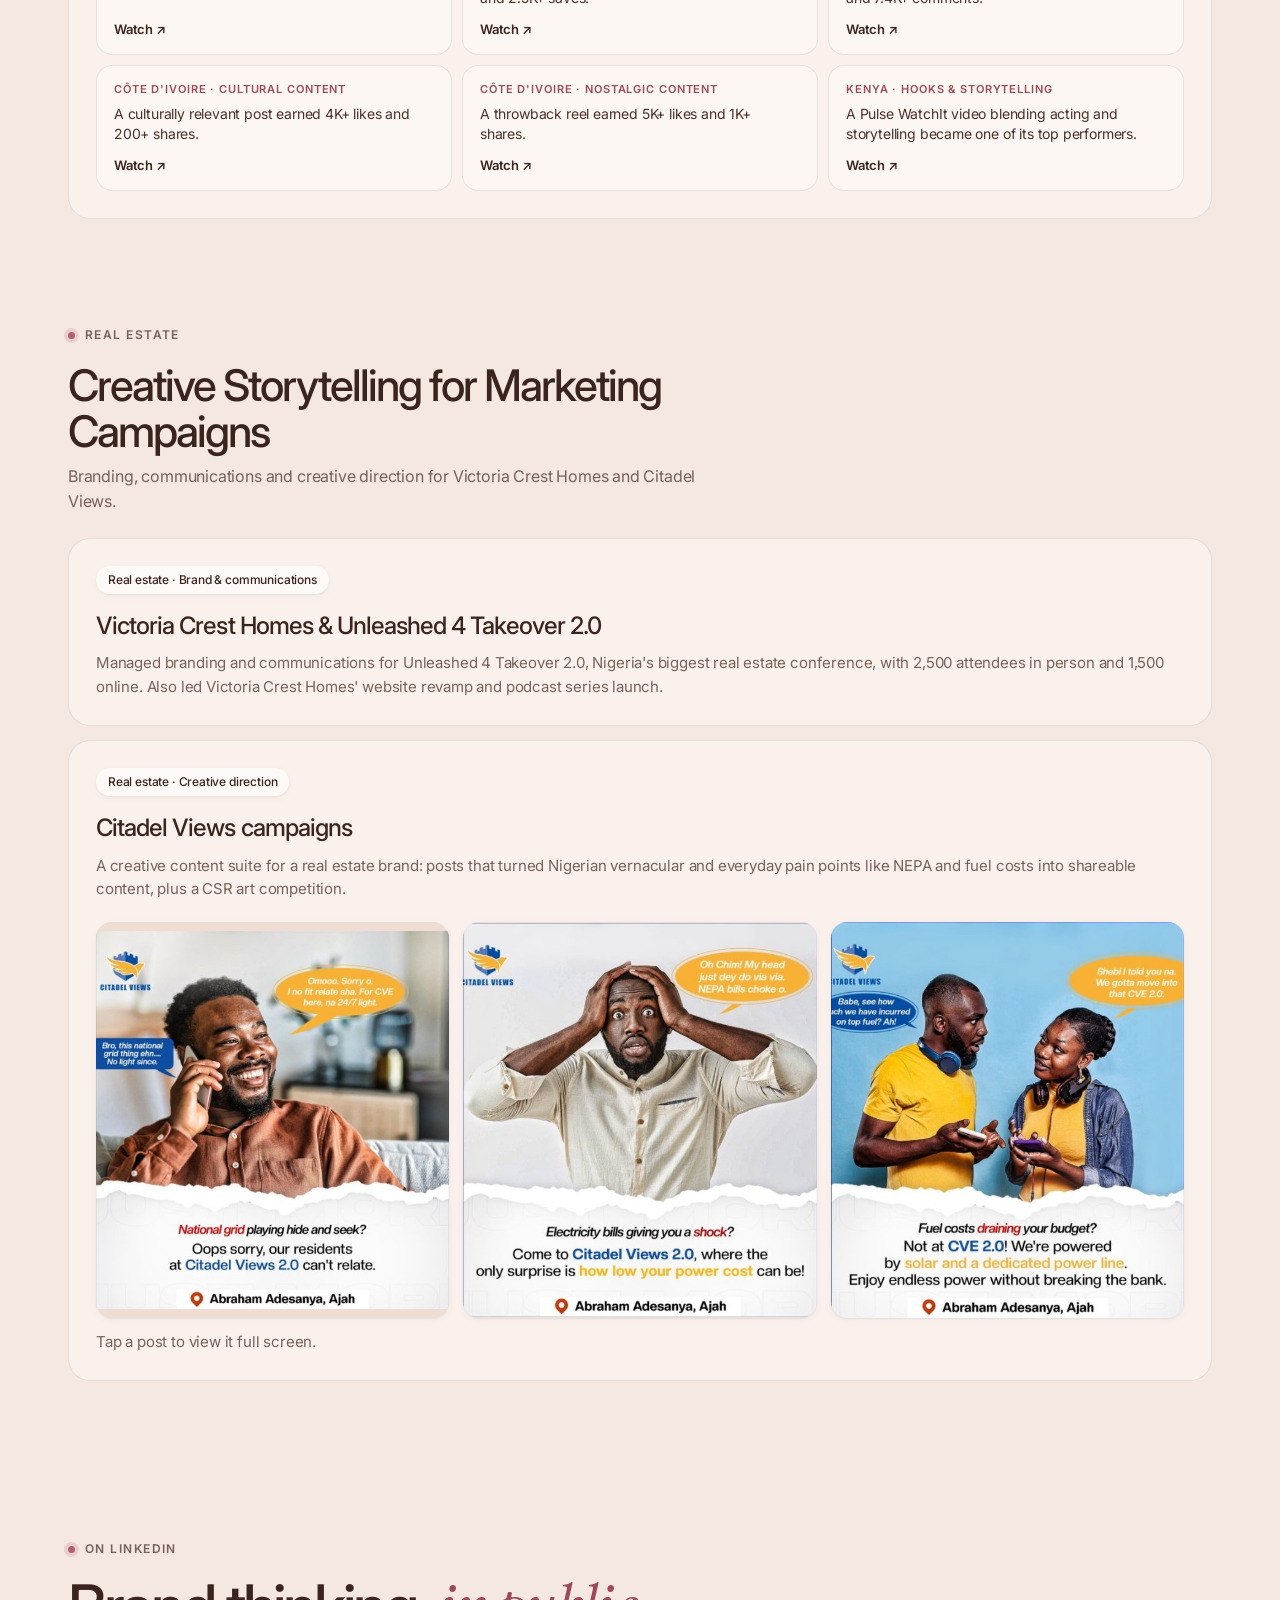
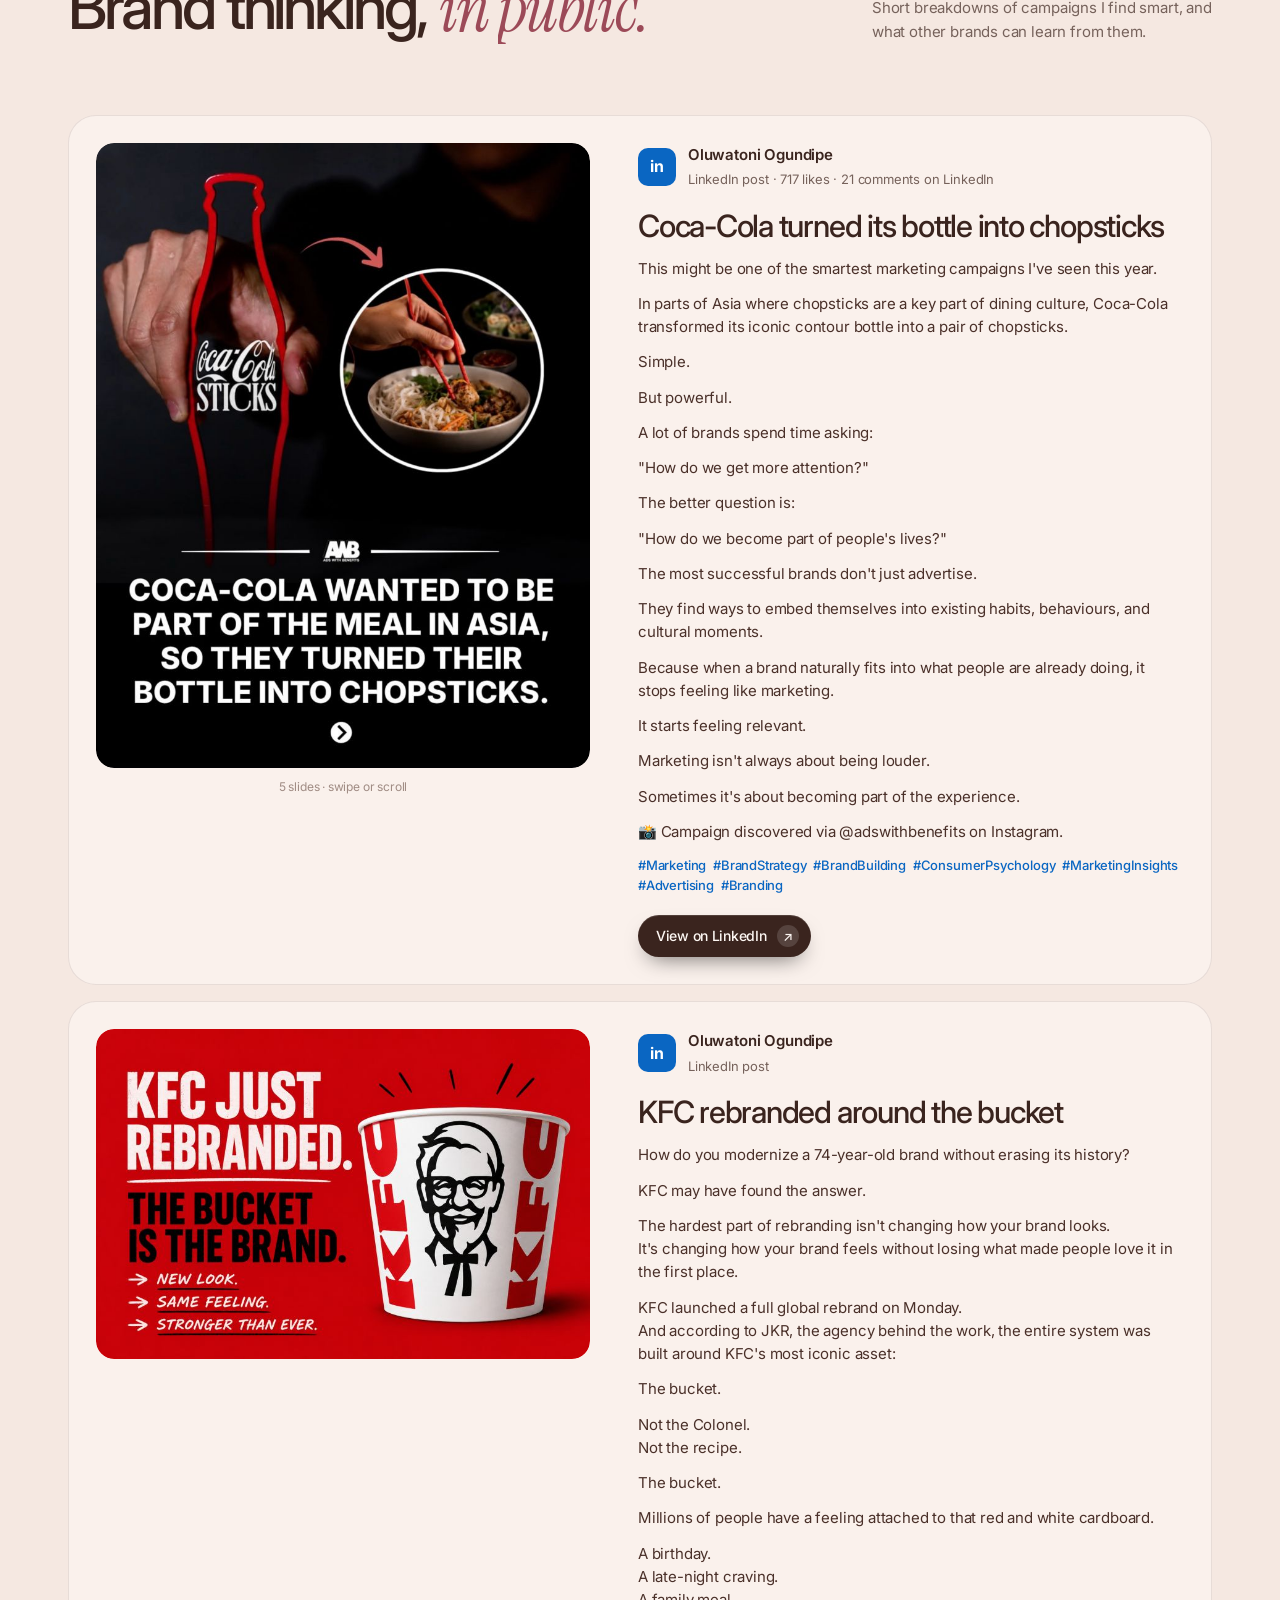
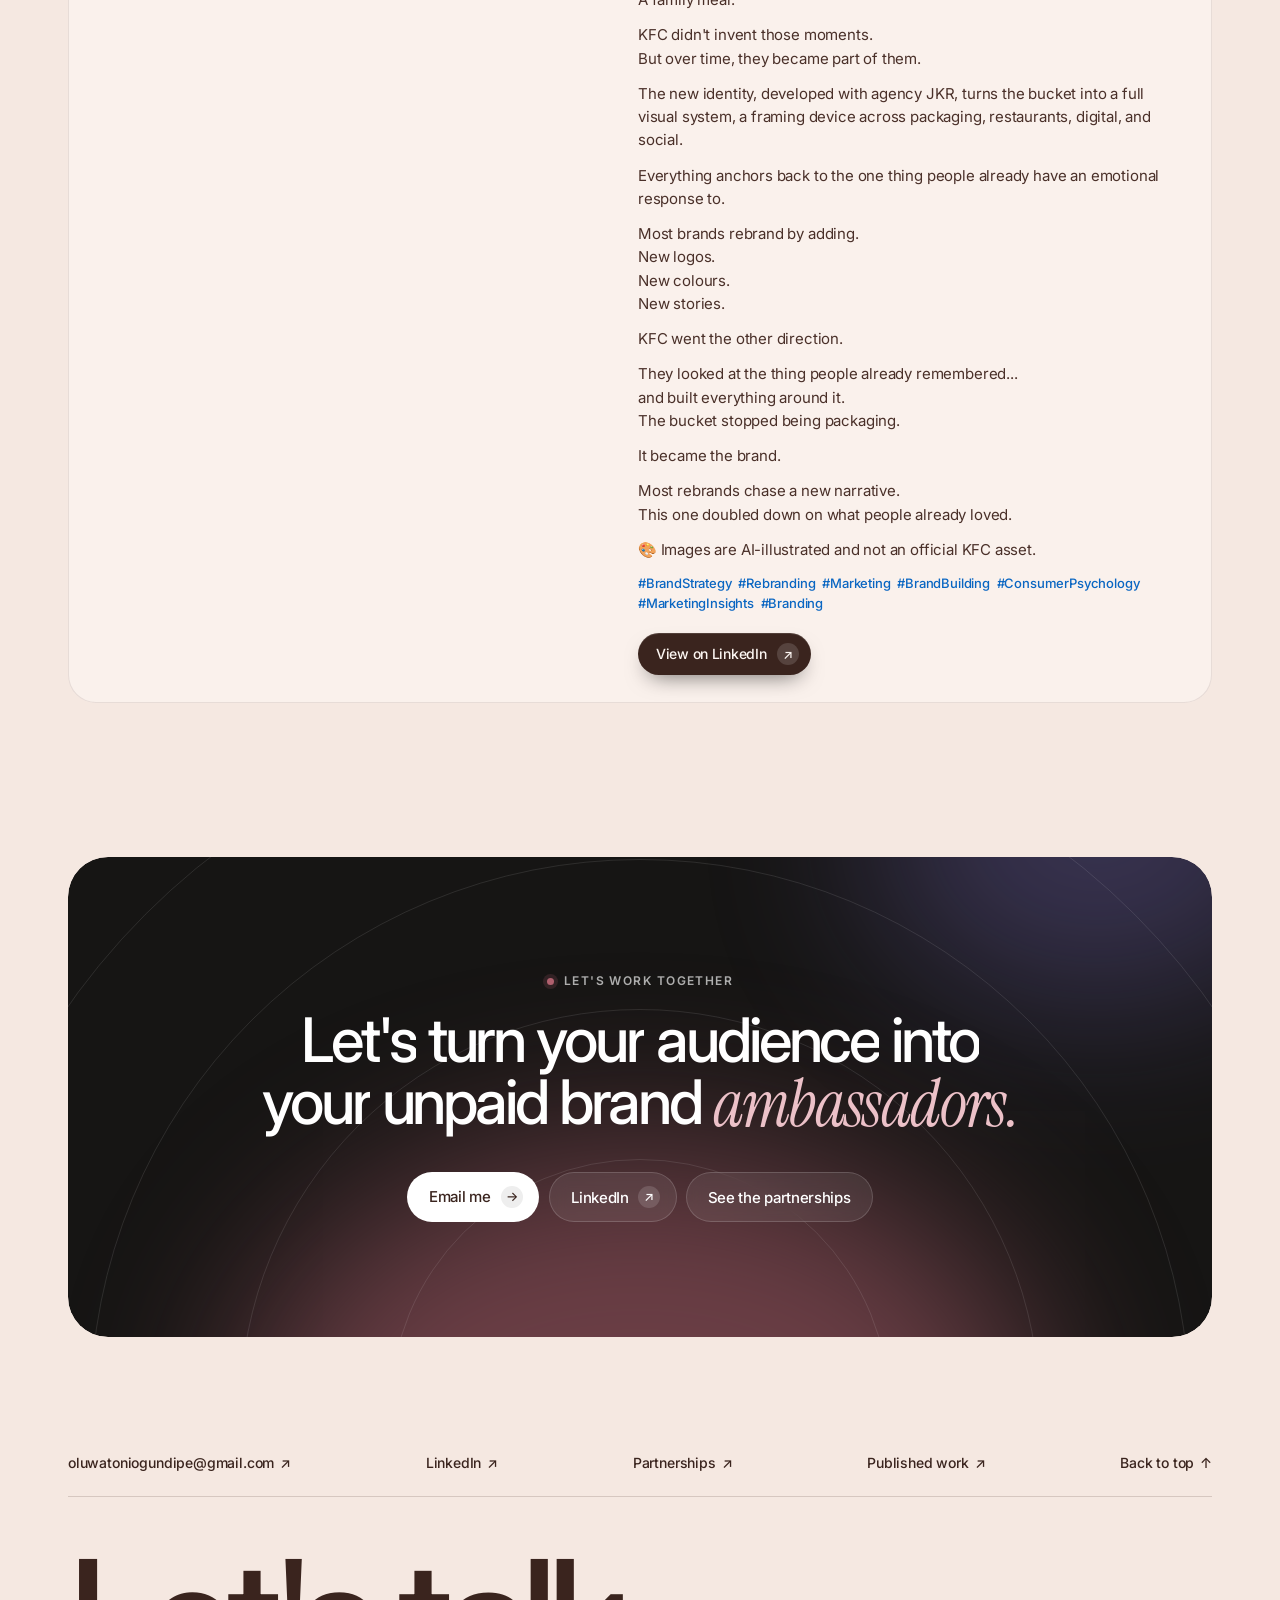
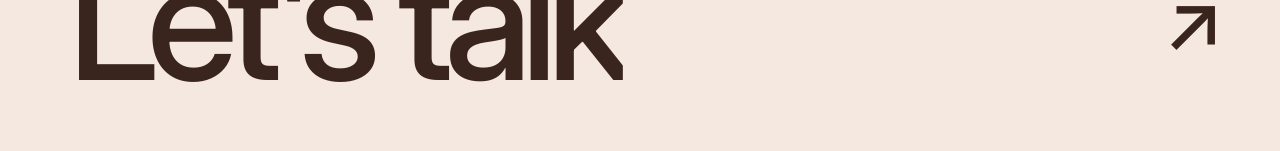
<file: brand-work.html>
<!doctype html>
<html lang="en">
<head>
  <meta charset="utf-8" />
  <meta name="viewport" content="width=device-width, initial-scale=1" />
  <title>The Brand Portfolio — Oluwatoni Victoria</title>
  <meta name="description" content="Selected brand and communications work by Oluwatoni Victoria Ogundipe: content strategy at Pulse Africa, real estate campaigns and conference communications." />
  <meta name="theme-color" content="#F5E8E1" media="(prefers-color-scheme: light)" />
  <meta name="theme-color" content="#15100E" media="(prefers-color-scheme: dark)" />
  <script>
    (function () {
      var t;
      try { t = localStorage.getItem("theme"); } catch (e) {}
      if (t !== "light" && t !== "dark") t = window.matchMedia && matchMedia("(prefers-color-scheme: dark)").matches ? "dark" : "light";
      document.documentElement.setAttribute("data-theme", t);
    })();
  </script>
  <link rel="icon" href="data:image/svg+xml,%3Csvg xmlns='http://www.w3.org/2000/svg' viewBox='0 0 32 32'%3E%3Crect width='32' height='32' rx='9' fill='%23111'/%3E%3Ctext x='16' y='23' text-anchor='middle' font-family='Georgia' font-style='italic' font-size='20' fill='%23fff'%3EO%3C/text%3E%3C/svg%3E" />
  <link rel="preconnect" href="https://fonts.googleapis.com" />
  <link rel="preconnect" href="https://fonts.gstatic.com" crossorigin />
  <link href="https://fonts.googleapis.com/css2?family=Inter:opsz,wght@14..32,400..700&family=Instrument+Serif:ital@0;1&display=swap" rel="stylesheet" />
  <link rel="stylesheet" href="css/style.css" />
</head>
<body class="case-page">
  <span id="top" class="top-anchor" aria-hidden="true"></span>

  <!-- ================= NAV ================= -->
  <header class="nav">
    <div class="nav__inner">
      <a href="index.html" class="logo" aria-label="Oluwatoni Victoria, home">
        <span class="logo__mark">O</span>
        <span class="logo__word">Oluwatoni Victoria<em>.</em></span>
      </a>
      <nav class="nav__links" aria-label="Primary">
        <a href="index.html">Home</a>
        <a href="brand-work.html" class="is-active" aria-current="page">Brand work</a>
      </nav>
      <div class="nav__right">
        <span class="status"><i class="pulse"></i>Open to collaborations</span>
        <button class="theme-toggle" type="button" aria-label="Switch to dark mode">
          <svg class="i-moon" viewBox="0 0 24 24" aria-hidden="true"><path d="M20 14.5A8 8 0 0 1 9.5 4a8 8 0 1 0 10.5 10.5z"/></svg>
          <svg class="i-sun" viewBox="0 0 24 24" aria-hidden="true"><circle cx="12" cy="12" r="4"/><path d="M12 2v2M12 20v2M4.9 4.9l1.4 1.4M17.7 17.7l1.4 1.4M2 12h2M20 12h2M4.9 19.1l1.4-1.4M17.7 6.3l1.4-1.4"/></svg>
        </button>
        <a href="#contact" class="btn btn--dark btn--sm">Let's talk</a>
      </div>
      <button class="nav__burger" aria-label="Open menu" aria-expanded="false"><span></span><span></span></button>
    </div>
  </header>
  <div class="sheet" aria-hidden="true" inert>
    <a href="index.html">Home</a><a href="brand-work.html">Brand work</a>
    <a href="#contact" class="btn btn--dark">Let's work together</a>
  </div>

  <main>
    <section class="cs-hero bw-hero">
      <div class="glow glow--hero" aria-hidden="true"><i></i><i></i><i></i></div>
      <div class="wrap bw-hero__back"><a href="index.html#brand-work" class="cs-back" data-fade>← Back to home</a></div>
      <div class="bw-float" aria-hidden="true">
        <span class="bw-tile js-tile bw-tile--ig"><svg viewBox="0 0 48 48" aria-hidden="true"><defs><radialGradient id="igg" cx="30%" cy="107%" r="150%"><stop offset="0" stop-color="#fdf497"/><stop offset=".05" stop-color="#fdf497"/><stop offset=".45" stop-color="#fd5949"/><stop offset=".6" stop-color="#d6249f"/><stop offset=".9" stop-color="#285AEB"/></radialGradient></defs><rect x="2" y="2" width="44" height="44" rx="13" fill="url(#igg)"/><rect x="11" y="11" width="26" height="26" rx="8" fill="none" stroke="#fff" stroke-width="3.2"/><circle cx="24" cy="24" r="6.4" fill="none" stroke="#fff" stroke-width="3.2"/><circle cx="32" cy="16" r="2" fill="#fff"/></svg></span>
        <span class="bw-tile js-tile bw-tile--tt"><svg viewBox="0 0 24 24" aria-hidden="true"><path fill="#25F4EE" transform="translate(-.6 -.5)" d="M12.525.02c1.31-.02 2.61-.01 3.91-.02.08 1.53.63 3.09 1.75 4.17 1.12 1.11 2.7 1.62 4.24 1.79v4.03c-1.44-.05-2.89-.35-4.2-.97-.57-.26-1.1-.59-1.62-.93-.01 2.92.01 5.84-.02 8.75-.08 1.4-.54 2.79-1.35 3.94-1.31 1.92-3.58 3.17-5.91 3.21-1.43.08-2.86-.31-4.08-1.03-2.02-1.19-3.44-3.37-3.65-5.71-.02-.5-.03-1-.01-1.49.18-1.9 1.12-3.72 2.58-4.96 1.66-1.44 3.98-2.13 6.15-1.72.02 1.48-.04 2.96-.04 4.44-.99-.32-2.15-.23-3.02.37-.63.41-1.11 1.04-1.36 1.75-.21.51-.15 1.07-.14 1.61.24 1.64 1.82 3.02 3.5 2.87 1.12-.01 2.19-.66 2.77-1.61.19-.33.4-.67.41-1.06.1-1.79.06-3.57.07-5.36.01-4.03-.01-8.05.02-12.07z"/><path fill="#FE2C55" transform="translate(.6 .5)" d="M12.525.02c1.31-.02 2.61-.01 3.91-.02.08 1.53.63 3.09 1.75 4.17 1.12 1.11 2.7 1.62 4.24 1.79v4.03c-1.44-.05-2.89-.35-4.2-.97-.57-.26-1.1-.59-1.62-.93-.01 2.92.01 5.840-.02 8.75-.08 1.4-.54 2.79-1.35 3.94-1.31 1.92-3.58 3.17-5.91 3.21-1.43.08-2.86-.31-4.08-1.030-2.02-1.19-3.44-3.37-3.65-5.71-.02-.5-.03-1-.01-1.49.18-1.9 1.12-3.72 2.58-4.96 1.66-1.44 3.98-2.13 6.15-1.72.02 1.48-.04 2.96-.04 4.44-.99-.32-2.15-.23-3.02.37-.63.41-1.11 1.04-1.36 1.75-.21.51-.15 1.07-.14 1.61.24 1.64 1.82 3.02 3.5 2.87 1.12-.01 2.19-.66 2.77-1.61.19-.33.4-.67.41-1.06.1-1.79.06-3.57.07-5.36.01-4.03-.01-8.05.02-12.07z"/><path class="tt-ink" fill="#111" d="M12.525.02c1.31-.02 2.61-.01 3.91-.02.08 1.53.63 3.09 1.75 4.17 1.12 1.11 2.7 1.62 4.24 1.79v4.03c-1.44-.05-2.89-.35-4.2-.97-.57-.26-1.1-.59-1.62-.93-.01 2.92.01 5.84-.02 8.75-.08 1.4-.54 2.79-1.35 3.94-1.31 1.92-3.58 3.17-5.91 3.21-1.43.08-2.86-.31-4.08-1.03-2.02-1.19-3.44-3.37-3.65-5.71-.02-.5-.03-1-.01-1.49.18-1.9 1.12-3.72 2.58-4.96 1.66-1.44 3.98-2.130 6.15-1.72.02 1.48-.04 2.96-.04 4.44-.99-.32-2.15-.23-3.02.37-.63.41-1.11 1.04-1.36 1.75-.21.51-.15 1.07-.14 1.61.24 1.64 1.82 3.02 3.5 2.87 1.12-.01 2.19-.66 2.77-1.61.19-.33.4-.67.41-1.06.1-1.79.06-3.57.07-5.36.01-4.03-.01-8.05.02-12.07z"/></svg></span>
        <span class="bw-tile js-tile bw-tile--yt"><svg viewBox="0 0 48 34" aria-hidden="true"><rect width="48" height="34" rx="10" fill="#FF0000"/><path d="M19 9.5v15l13-7.5z" fill="#fff"/></svg></span>
        <span class="bw-tile js-tile bw-tile--fb"><svg viewBox="0 0 24 24" aria-hidden="true"><path fill="#1877F2" d="M24 12.073C24 5.405 18.627 0 12 0S0 5.405 0 12.073C0 18.1 4.388 23.094 10.125 24v-8.437H7.078v-3.49h3.047V9.43c0-3.007 1.792-4.669 4.533-4.669 1.312 0 2.686.235 2.686.235v2.953H15.83c-1.491 0-1.956.925-1.956 1.874v2.25h3.328l-.532 3.49h-2.796V24C19.612 23.094 24 18.1 24 12.073z"/><path fill="#fff" d="M16.671 15.563l.532-3.49h-3.328v-2.25c0-.949.465-1.874 1.956-1.874h1.513V4.996s-1.374-.235-2.686-.235c-2.741 0-4.533 1.662-4.533 4.669v2.643H7.078v3.49h3.047V24a12.1 12.1 0 0 0 3.75 0v-8.437z"/></svg></span>
      </div>
      <div class="wrap bw-hero__inner">
        <p class="bw-pill" data-fade>
          <span class="bw-pill__faces" aria-hidden="true"><img src="assets/brands/pulse-fiesta.jpg" alt="" /><img src="assets/brands/citadel-views.jpg" alt="" /><img src="assets/brands/pulse-influencer-awards.jpg" alt="" /></span>
          Part of a WAN‑IFRA award-winning team
        </p>
        <h1 class="display cs-title" data-split>The brand <em>portfolio.</em></h1>
        <p class="cs-lead bw-hero__lead" data-fade data-d="2">Content strategy, creative direction and communications for media, real estate, experiential and creator events.</p>
        <div class="bw-hero__cta" data-fade data-d="3">
          <a href="#pulse-africa" class="btn btn--dark">Explore the work <span class="btn__arrow">↓</span></a>
          <small>Every result links to the original post</small>
        </div>
        <nav class="bw-index" aria-label="In this portfolio" data-fade data-d="3">
          <a href="#pulse-africa"><small>01</small><b>Pulse Africa</b><span>Audience-first content across Africa</span></a>
          <a href="#real-estate"><small>02</small><b>Real estate</b><span>Creative storytelling for marketing campaigns</span></a>
          <a href="#brand-thinking"><small>03</small><b>Brand thinking</b><span>Ideas shared in public</span></a>
        </nav>
      </div>

    </section>

    <section class="wrap brand-work-page">
      <div class="office" id="pulse-africa">
        <header class="office__head" data-fade>
          <p class="eyebrow">Pulse Africa</p>
          <h2 class="h3">Audience-first content across Africa.</h2>
          <p>Content strategy and culture-led social formats across Pulse's markets.</p>
        </header>
        <div class="wgrid wgrid--office">
        <article class="wcard wcard--award" data-fade>
          <span class="chip">Pulse Africa · Content strategy</span>
          <h4><a class="wcard__link" href="https://www.ringier.com/pulse-africa-wins-2025-wan-ifra-digital-media-awards-for-leading-audience-first-content-strategy-in-africa/" target="_blank" rel="noopener">User Needs Impact Project 360 <span aria-hidden="true">↗</span></a></h4>
          <p>A data-driven content strategy that put audience needs at the centre of everything Pulse creates. "User Needs" focused on what audiences value, "Impact" on meaningful engagement, and "360" on excellence across website, social and video.</p>
          <p>As Content Strategy Analyst, I managed teams implementing the strategy under the leadership of Pulse's Director of Content for Africa. The work earned Pulse Africa a WAN‑IFRA award.</p>
          <div class="wcard__tags"><span>WAN‑IFRA Award</span><span>Featured in Journalism.co.uk</span></div>
        </article>
        <article class="wcard wcard--social" data-fade data-d="1">
          <span class="chip">Pulse Africa · Social Content Strategy</span>
          <h4>Culturally relevant content strategy</h4>
          <p>I introduced culture-led formats across Pulse's Kenya, Nigeria, Uganda and Côte d'Ivoire markets, from POV memes and nostalgic throwbacks to green-screen explainers, generating millions of views and tens of thousands of shares.</p>
          <ul class="highlights">
            <li><a href="https://www.tiktok.com/@pulselivekenya/video/7453765698217676038" target="_blank" rel="noopener"><small>Kenya · Nostalgic content</small><span>A TikTok post drove 10K+ shares and 4K+ saves.</span><i>Watch ↗</i></a></li>
            <li><a href="https://www.tiktok.com/@pulseuganda/video/7470595582315203895" target="_blank" rel="noopener"><small>Uganda · POV meme</small><span>A Valentine’s Day POV meme drew 8K+ shares and 2.5K+ saves.</span><i>Watch ↗</i></a></li>
            <li><a href="https://vm.tiktok.com/ZMkTQ3SGN/" target="_blank" rel="noopener"><small>Nigeria · Green screen</small><span>An explainer reached 1M+ views, 20K+ shares and 7.4K+ comments.</span><i>Watch ↗</i></a></li>
            <li><a href="https://www.instagram.com/p/DGqpqZ0ITd8/?igsh=andjOXd4a2I2aWx6" target="_blank" rel="noopener"><small>Côte d&#x27;Ivoire · Cultural content</small><span>A culturally relevant post earned 4K+ likes and 200+ shares.</span><i>Watch ↗</i></a></li>
            <li><a href="https://www.instagram.com/reel/DGTqQrJPHNq/?igsh=d2g0aWFiZ3kwaGk=" target="_blank" rel="noopener"><small>Côte d&#x27;Ivoire · Nostalgic content</small><span>A throwback reel earned 5K+ likes and 1K+ shares.</span><i>Watch ↗</i></a></li>
            <li><a href="https://www.instagram.com/reel/DGidqP-ykz0/" target="_blank" rel="noopener"><small>Kenya · Hooks &amp; storytelling</small><span>A Pulse WatchIt video blending acting and storytelling became one of its top performers.</span><i>Watch ↗</i></a></li>
          </ul>
        </article>
        </div>
      </div>

      <div class="office" id="real-estate">
        <header class="office__head" data-fade>
          <p class="eyebrow">Real estate</p>
          <h2 class="h3">Creative Storytelling for Marketing Campaigns</h2>
          <p>Branding, communications and creative direction for Victoria Crest Homes and Citadel Views.</p>
        </header>
        <div class="wgrid wgrid--office">
        <article class="wcard wcard--wide-text" data-fade>
          <span class="chip">Real estate · Brand &amp; communications</span>
          <h4>Victoria Crest Homes &amp; Unleashed 4 Takeover 2.0</h4>
          <p>Managed branding and communications for Unleashed 4 Takeover 2.0, Nigeria's biggest real estate conference, with 2,500 attendees in person and 1,500 online. Also led Victoria Crest Homes' website revamp and podcast series launch.</p>
        </article>
        <article class="wcard wcard--citadel" data-fade data-d="1">
          <span class="chip">Real estate · Creative direction</span>
          <h4>Citadel Views campaigns</h4>
          <p>A creative content suite for a real estate brand: posts that turned Nigerian vernacular and everyday pain points like NEPA and fuel costs into shareable content, plus a CSR art competition.</p>
          <div class="cv-gallery">
            <button type="button" class="cv-thumb" data-lightbox="citadel" data-src="assets/img/citadel-views-post-1.jpg" data-caption="National grid playing hide and seek? Oops sorry, our residents at Citadel Views 2.0 can't relate." aria-label="Open post 1 full screen">
              <img src="assets/img/citadel-views-post-1.jpg" alt="Citadel Views post: a man on the phone saying &quot;Omooo. Sorry o. I no fit relate sha. For CVE here, na 24/7 light.&quot; with the line &quot;National grid playing hide and seek? Oops sorry, our residents at Citadel Views 2.0 can't relate.&quot;" loading="lazy" />
              <span class="cv-thumb__zoom" aria-hidden="true">⤢</span>
            </button>
            <button type="button" class="cv-thumb" data-lightbox="citadel" data-src="assets/img/citadel-views-post-2.jpg" data-caption="Electricity bills giving you a shock? Come to Citadel Views 2.0, where the only surprise is how low your power cost can be!" aria-label="Open post 2 full screen">
              <img src="assets/img/citadel-views-post-2.jpg" alt="Citadel Views post: a shocked man holding his head, saying &quot;Oh Chim! My head just dey do via via. NEPA bills choke o.&quot; with the line &quot;Electricity bills giving you a shock? Come to Citadel Views 2.0, where the only surprise is how low your power cost can be!&quot;" loading="lazy" />
              <span class="cv-thumb__zoom" aria-hidden="true">⤢</span>
            </button>
            <button type="button" class="cv-thumb" data-lightbox="citadel" data-src="assets/img/citadel-views-post-3.jpg" data-caption="Fuel costs draining your budget? Not at CVE 2.0! We're powered by solar and a dedicated power line." aria-label="Open post 3 full screen">
              <img src="assets/img/citadel-views-post-3.jpg" alt="Citadel Views post: a couple talking about fuel costs, &quot;Shebi I told you na. We gotta move into that CVE 2.0.&quot; with the line &quot;Fuel costs draining your budget? Not at CVE 2.0! We're powered by solar and a dedicated power line. Enjoy endless power without breaking the bank.&quot;" loading="lazy" />
              <span class="cv-thumb__zoom" aria-hidden="true">⤢</span>
            </button>
          </div>
          <p class="cv-hint">Tap a post to view it full screen.</p>
        </article>
        </div>
      </div>
    </section>

    <!-- ================= LINKEDIN: BRAND THINKING ================= -->
    <section class="wrap li-posts section" id="brand-thinking">
      <header class="sh sh--split">
        <div>
          <p class="eyebrow">On LinkedIn</p>
          <h2 class="h2" data-split>Brand thinking, <em>in public.</em></h2>
        </div>
        <p class="sh__aside">Short breakdowns of campaigns I find smart, and what other brands can learn from them.</p>
      </header>
      <div class="li-list">
        <article class="li-post" data-fade>
          <div class="li-post__visual">
            <div class="li-post__media li-post__media--carousel" tabindex="0" aria-label="Post images">
              <img src="assets/linkedin/coca-cola-chopsticks-1.jpg" alt="Coca-Cola wanted to be part of the meal in Asia, so they turned their bottle into chopsticks" loading="lazy" />
              <img src="assets/linkedin/coca-cola-chopsticks-2.jpg" alt="In a lot of Asian countries, chopsticks aren&#x27;t just cutlery, they&#x27;re part of the meal ritual" loading="lazy" />
              <img src="assets/linkedin/coca-cola-chopsticks-3.jpg" alt="Coke took the shape of its iconic bottle and reshaped it into chopsticks" loading="lazy" />
              <img src="assets/linkedin/coca-cola-chopsticks-4.jpg" alt="Instead of sitting next to your noodles, Coke became the thing you eat with" loading="lazy" />
              <img src="assets/linkedin/coca-cola-chopsticks-5.jpg" alt="But not every brand can do this, it&#x27;s the kind of move only Coke can pull off" loading="lazy" />
            </div>
            <p class="li-post__hint">5 slides · swipe or scroll</p>
          </div>
          <div class="li-post__body">
            <div class="li-post__head">
              <span class="li-post__badge" aria-hidden="true">in</span>
              <div><b>Oluwatoni Ogundipe</b><small>LinkedIn post · 717 likes · 21 comments on LinkedIn</small></div>
            </div>
            <h3>Coca-Cola turned its bottle into chopsticks</h3>
            <div class="li-post__caption">
              <p>This might be one of the smartest marketing campaigns I&#x27;ve seen this year.</p>
              <p>In parts of Asia where chopsticks are a key part of dining culture, Coca-Cola transformed its iconic contour bottle into a pair of chopsticks.</p>
              <p>Simple.</p>
              <p>But powerful.</p>
              <p>A lot of brands spend time asking:</p>
              <p>&quot;How do we get more attention?&quot;</p>
              <p>The better question is:</p>
              <p>&quot;How do we become part of people&#x27;s lives?&quot;</p>
              <p>The most successful brands don&#x27;t just advertise.</p>
              <p>They find ways to embed themselves into existing habits, behaviours, and cultural moments.</p>
              <p>Because when a brand naturally fits into what people are already doing, it stops feeling like marketing.</p>
              <p>It starts feeling relevant.</p>
              <p>Marketing isn&#x27;t always about being louder.</p>
              <p>Sometimes it&#x27;s about becoming part of the experience.</p>
              <p>📸 Campaign discovered via @adswithbenefits on Instagram.</p>
            </div>
            <p class="li-post__tags">#Marketing #BrandStrategy #BrandBuilding #ConsumerPsychology #MarketingInsights #Advertising #Branding</p>
            <a href="https://www.linkedin.com/posts/oluwatoni-ogundipe-a9582a395_marketing-brandstrategy-brandbuilding-ugcPost-7468260503937753088-a1QZ/" target="_blank" rel="noopener" class="btn btn--dark btn--sm">View on LinkedIn <span class="btn__arrow">↗</span></a>
          </div>
        </article>
        <article class="li-post" data-fade data-d="1">
          <div class="li-post__visual">
            <div class="li-post__media" tabindex="0" aria-label="Post images">
              <img src="assets/linkedin/kfc-bucket-rebrand-1.jpg" alt="KFC just rebranded. The bucket is the brand. AI-illustrated image" loading="lazy" />
            </div>
          </div>
          <div class="li-post__body">
            <div class="li-post__head">
              <span class="li-post__badge" aria-hidden="true">in</span>
              <div><b>Oluwatoni Ogundipe</b><small>LinkedIn post</small></div>
            </div>
            <h3>KFC rebranded around the bucket</h3>
            <div class="li-post__caption">
              <p>How do you modernize a 74-year-old brand without erasing its history?</p>
              <p>KFC may have found the answer.</p>
              <p>The hardest part of rebranding isn&#x27;t changing how your brand looks.<br />It&#x27;s changing how your brand feels without losing what made people love it in the first place.</p>
              <p>KFC launched a full global rebrand on Monday.<br />And according to JKR, the agency behind the work, the entire system was built around KFC&#x27;s most iconic asset:</p>
              <p>The bucket.</p>
              <p>Not the Colonel.<br />Not the recipe.</p>
              <p>The bucket.</p>
              <p>Millions of people have a feeling attached to that red and white cardboard.</p>
              <p>A birthday.<br />A late-night craving.<br />A family meal.</p>
              <p>KFC didn&#x27;t invent those moments.<br />But over time, they became part of them.</p>
              <p>The new identity, developed with agency JKR, turns the bucket into a full visual system, a framing device across packaging, restaurants, digital, and social.</p>
              <p>Everything anchors back to the one thing people already have an emotional response to.</p>
              <p>Most brands rebrand by adding.<br />New logos.<br />New colours.<br />New stories.</p>
              <p>KFC went the other direction.</p>
              <p>They looked at the thing people already remembered...<br />and built everything around it.<br />The bucket stopped being packaging.</p>
              <p>It became the brand.</p>
              <p>Most rebrands chase a new narrative.<br />This one doubled down on what people already loved.</p>
              <p>🎨 Images are AI-illustrated and not an official KFC asset.</p>
            </div>
            <p class="li-post__tags">#BrandStrategy #Rebranding #Marketing #BrandBuilding #ConsumerPsychology #MarketingInsights #Branding</p>
            <a href="https://www.linkedin.com/posts/oluwatoni-ogundipe-a9582a395_brandstrategy-rebranding-marketing-share-7472764885232340992-G-pb/" target="_blank" rel="noopener" class="btn btn--dark btn--sm">View on LinkedIn <span class="btn__arrow">↗</span></a>
          </div>
        </article>
      </div>
    </section>

    <!-- ================= CTA ================= -->
    <section class="cta wrap" id="contact">
      <div class="cta__card" data-fade>
        <div class="rings" aria-hidden="true"><i></i><i></i><i></i><i></i></div>
        <div class="glow glow--cta" aria-hidden="true"><i></i><i></i></div>
        <p class="eyebrow eyebrow--light">Let's work together</p>
        <h2 class="h2" data-split>Let's turn your audience into your unpaid brand <em>ambassadors.</em></h2>
        <div class="cta__btns">
          <a href="https://mail.google.com/mail/?view=cm&amp;fs=1&amp;to=oluwatoniogundipe@gmail.com" target="_blank" rel="noopener" class="btn btn--light">Email me <span class="btn__arrow">→</span></a>
          <a href="https://www.linkedin.com/in/oluwatoni-ogundipe-a9582a395" target="_blank" rel="noopener" class="btn btn--glass">LinkedIn <span class="btn__arrow">↗</span></a>
          <a href="index.html#partnerships" class="btn btn--glass">See the partnerships</a>
        </div>
      </div>
    </section>
  </main>

  <!-- ================= FOOTER ================= -->
  <footer class="footer">
    <div class="wrap">
      <div class="footer__links">
        <a href="https://mail.google.com/mail/?view=cm&amp;fs=1&amp;to=oluwatoniogundipe@gmail.com" target="_blank" rel="noopener">oluwatoniogundipe@gmail.com <span>↗</span></a>
        <a href="https://www.linkedin.com/in/oluwatoni-ogundipe-a9582a395" target="_blank" rel="noopener">LinkedIn <span>↗</span></a>
        <a href="index.html#partnerships">Partnerships <span>↗</span></a>
        <a href="index.html#writing">Published work <span>↗</span></a>
        <a href="#top">Back to top <span>↑</span></a>
      </div>
      <a href="https://mail.google.com/mail/?view=cm&amp;fs=1&amp;to=oluwatoniogundipe@gmail.com" target="_blank" rel="noopener" class="footer__big" aria-label="Email Oluwatoni"><span class="footer__big-text">Let's talk</span><span class="footer__arrow" aria-hidden="true">↗</span></a>
    </div>
  </footer>

  <dialog class="lightbox" aria-label="Image viewer">
    <figure>
      <img src="assets/img/citadel-views-post-1.jpg" alt="" />
      <figcaption></figcaption>
    </figure>
    <button type="button" class="lightbox__btn lightbox__prev" aria-label="Previous image">‹</button>
    <button type="button" class="lightbox__btn lightbox__next" aria-label="Next image">›</button>
    <button type="button" class="lightbox__btn lightbox__close" aria-label="Close">×</button>
  </dialog>

  <script src="js/main.js"></script>
</body>
</html>
</file>
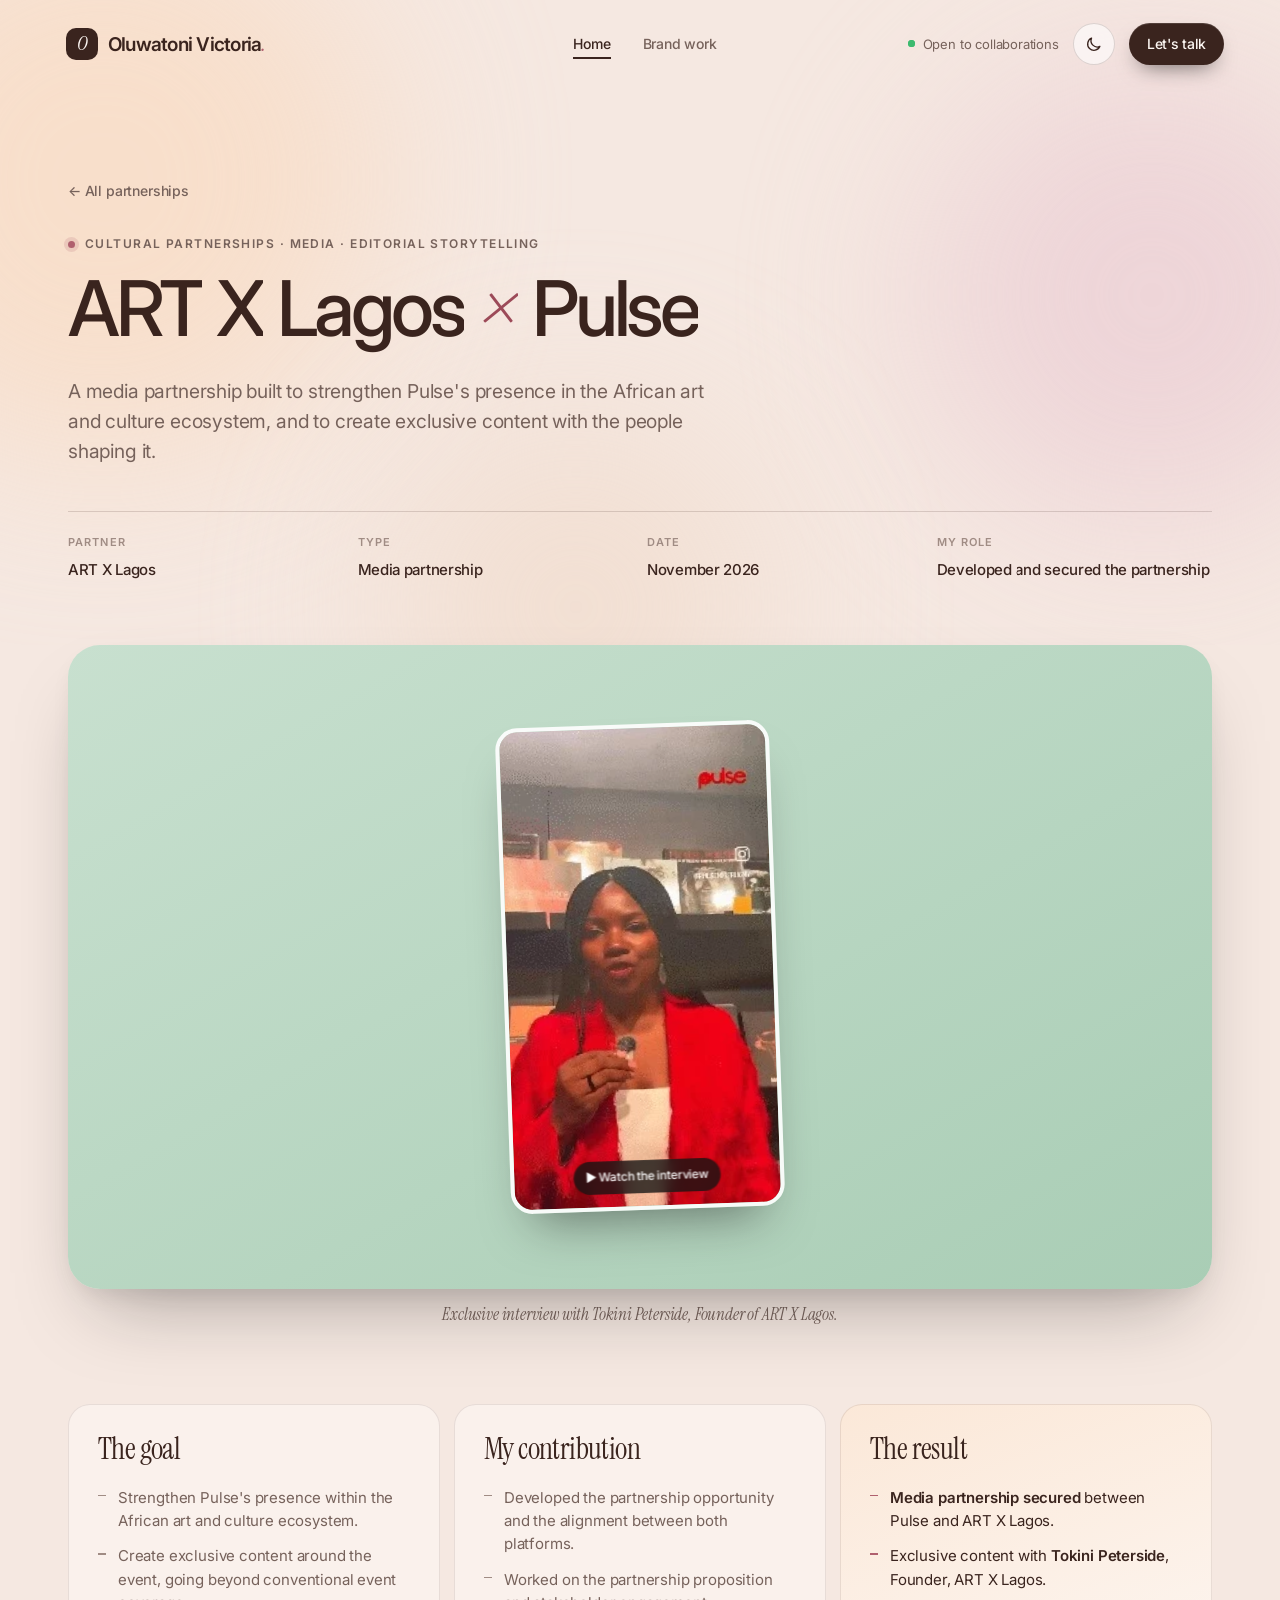
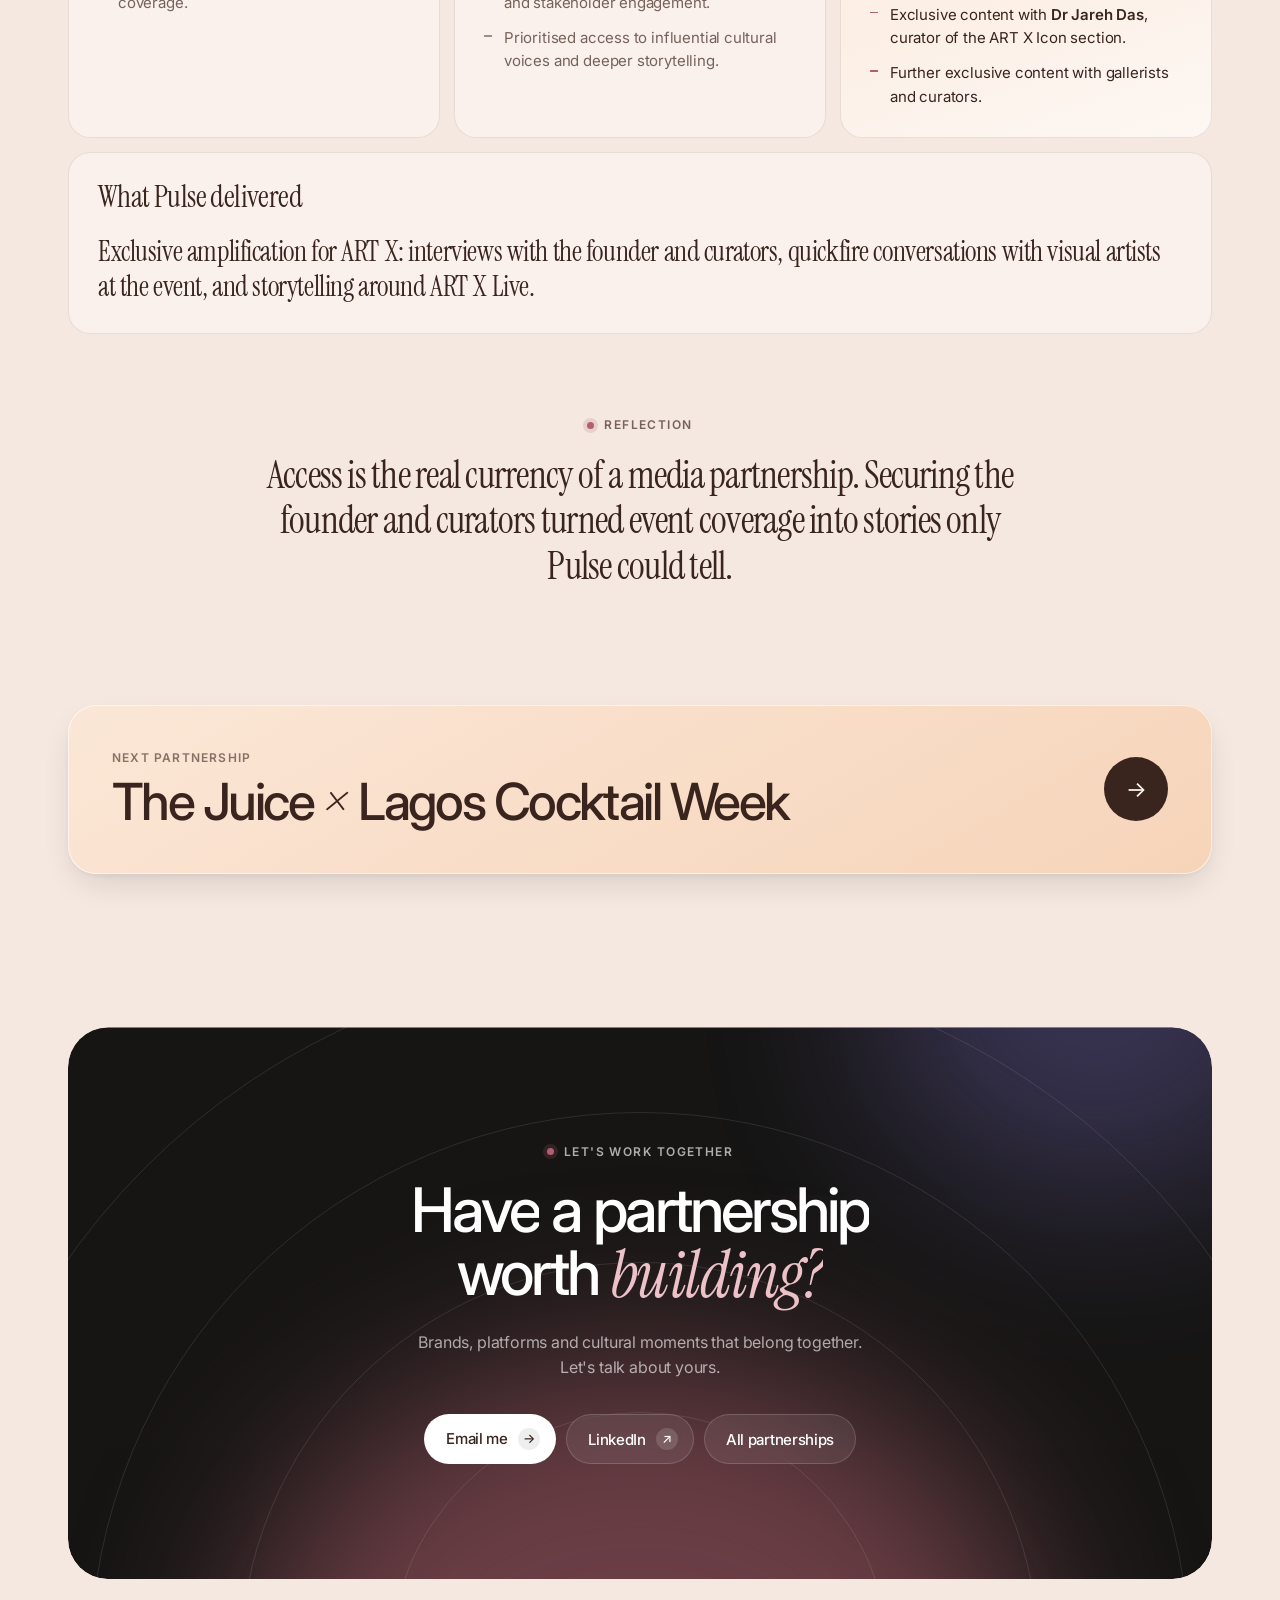
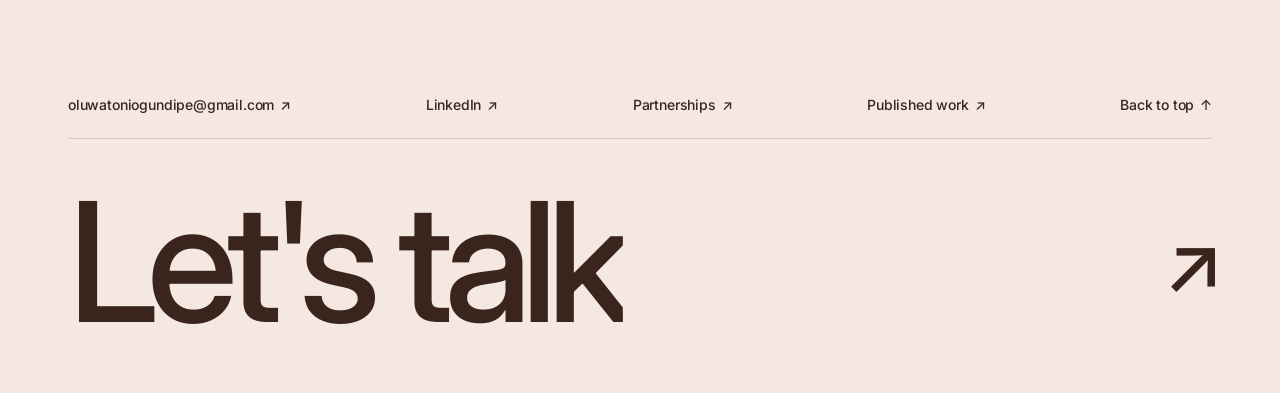
<file: partnerships/art-x-lagos.html>
<!doctype html>
<html lang="en">
<head>
  <meta charset="utf-8" />
  <meta name="viewport" content="width=device-width, initial-scale=1" />
  <title>ART X Lagos × Pulse — Oluwatoni Victoria</title>
  <meta name="description" content="A media partnership connecting Pulse&#x27;s media and storytelling capabilities with one of Africa&#x27;s leading contemporary art platforms, and with the people, ideas and creative voices shaping the African art ecosystem." />
  <meta name="theme-color" content="#F5E8E1" media="(prefers-color-scheme: light)" />
  <meta name="theme-color" content="#15100E" media="(prefers-color-scheme: dark)" />
  <script>
    (function () {
      var t;
      try { t = localStorage.getItem("theme"); } catch (e) {}
      if (t !== "light" && t !== "dark") t = window.matchMedia && matchMedia("(prefers-color-scheme: dark)").matches ? "dark" : "light";
      document.documentElement.setAttribute("data-theme", t);
    })();
  </script>
  <link rel="icon" href="data:image/svg+xml,%3Csvg xmlns='http://www.w3.org/2000/svg' viewBox='0 0 32 32'%3E%3Crect width='32' height='32' rx='9' fill='%23111'/%3E%3Ctext x='16' y='23' text-anchor='middle' font-family='Georgia' font-style='italic' font-size='20' fill='%23fff'%3EO%3C/text%3E%3C/svg%3E" />
  <link rel="preconnect" href="https://fonts.googleapis.com" />
  <link rel="preconnect" href="https://fonts.gstatic.com" crossorigin />
  <link href="https://fonts.googleapis.com/css2?family=Inter:opsz,wght@14..32,400..700&family=Instrument+Serif:ital@0;1&display=swap" rel="stylesheet" />
  <link rel="stylesheet" href="../css/style.css" />
</head>
<body class="case-page">
  <span id="top" class="top-anchor" aria-hidden="true"></span>

  <header class="nav">
    <div class="nav__inner">
      <a href="../index.html" class="logo" aria-label="Oluwatoni Victoria, home">
        <span class="logo__mark">O</span>
        <span class="logo__word">Oluwatoni Victoria<em>.</em></span>
      </a>
      <nav class="nav__links" aria-label="Primary">
        <a href="../index.html" class="is-active">Home</a>
        <a href="../brand-work.html">Brand work</a>
      </nav>
      <div class="nav__right">
        <span class="status"><i class="pulse"></i>Open to collaborations</span>
        <button class="theme-toggle" type="button" aria-label="Switch to dark mode">
          <svg class="i-moon" viewBox="0 0 24 24" aria-hidden="true"><path d="M20 14.5A8 8 0 0 1 9.5 4a8 8 0 1 0 10.5 10.5z"/></svg>
          <svg class="i-sun" viewBox="0 0 24 24" aria-hidden="true"><circle cx="12" cy="12" r="4"/><path d="M12 2v2M12 20v2M4.9 4.9l1.4 1.4M17.7 17.7l1.4 1.4M2 12h2M20 12h2M4.9 19.1l1.4-1.4M17.7 6.3l1.4-1.4"/></svg>
        </button>
        <a href="#contact" class="btn btn--dark btn--sm">Let's talk</a>
      </div>
      <button class="nav__burger" aria-label="Open menu" aria-expanded="false"><span></span><span></span></button>
    </div>
  </header>
  <div class="sheet" aria-hidden="true" inert>
    <a href="../index.html">Home</a><a href="../brand-work.html">Brand work</a>
    <a href="#contact" class="btn btn--dark">Let's work together</a>
  </div>

  <main>
    <section class="cs-hero">
      <div class="glow glow--hero" aria-hidden="true"><i></i><i></i><i></i></div>
      <div class="wrap">
        <a href="../index.html#partnerships" class="cs-back" data-fade>← All partnerships</a>
        <p class="eyebrow" data-fade>Cultural Partnerships · Media · Editorial Storytelling</p>
        <h1 class="display cs-title" data-split>ART X Lagos <em>×</em> Pulse</h1>
        <p class="cs-lead" data-fade data-d="2">A media partnership built to strengthen Pulse's presence in the African art and culture ecosystem, and to create exclusive content with the people shaping it.</p>
        <div class="cs-meta" data-fade data-d="3">
          <div><small>Partner</small><b>ART X Lagos</b></div>
          <div><small>Type</small><b>Media partnership</b></div>
          <div><small>Date</small><b>November 2026</b></div>
          <div><small>My role</small><b>Developed and secured the partnership</b></div>
        </div>
      </div>
    </section>

    <section class="wrap">
      <figure class="cs-media ph ph--sage ph--reel" data-fade>
        <a class="reel reel--lg reel--link" href="https://www.instagram.com/reels/Dfb-gXpiNJj/" target="_blank" rel="noopener" aria-label="Watch Pulse's exclusive interview with ART X Lagos founder Tokini Peterside on Instagram"><img src="../assets/reels/art-x-lagos.webp" alt="Exclusive Pulse interview with Tokini Peterside, Founder of ART X Lagos" /><span class="reel__play" aria-hidden="true">▶ Watch the interview</span></a>
      </figure>
      <p class="cs-caption" data-fade>Exclusive interview with Tokini Peterside, Founder of ART X Lagos.</p>
    </section>

    <section class="case section wrap">
      <div class="fsr">
        <article data-fade>
          <h3>The goal</h3>
          <ul>
            <li>Strengthen Pulse's presence within the African art and culture ecosystem.</li>
            <li>Create exclusive content around the event, going beyond conventional event coverage.</li>
          </ul>
        </article>
        <article data-fade data-d="1">
          <h3>My contribution</h3>
          <ul>
            <li>Developed the partnership opportunity and the alignment between both platforms.</li>
            <li>Worked on the partnership proposition and stakeholder engagement.</li>
            <li>Prioritised access to influential cultural voices and deeper storytelling.</li>
          </ul>
        </article>
        <article class="fsr__result" data-fade data-d="2">
          <h3>The result</h3>
          <ul>
            <li><b>Media partnership secured</b> between Pulse and ART X Lagos.</li>
            <li>Exclusive content with <b>Tokini Peterside</b>, Founder, ART X Lagos.</li>
            <li>Exclusive content with <b>Dr Jareh Das</b>, curator of the ART X Icon section.</li>
            <li>Further exclusive content with gallerists and curators.</li>
          </ul>
        </article>
      </div>
      <div class="fsr fsr--1">
        <article class="fsr__gain" data-fade>
          <h3>What Pulse delivered</h3>
          <p>Exclusive amplification for ART X: interviews with the founder and curators, quickfire conversations with visual artists at the event, and storytelling around ART X Live.</p>
        </article>
      </div>
      <div class="cs-why" data-fade>
        <p class="eyebrow">Reflection</p>
        <p>Access is the real currency of a media partnership. Securing the founder and curators turned event coverage into stories only Pulse could tell.</p>
      </div>
    </section>

    <section class="wrap cs-next-wrap">
      <a href="the-juice-lagos-cocktail-week.html" class="cs-next proj--peach" data-fade>
        <small>Next partnership</small>
        <span>The Juice <em>×</em> Lagos Cocktail Week</span>
        <i>→</i>
      </a>
    </section>

    <section class="cta wrap" id="contact">
      <div class="cta__card" data-fade>
        <div class="rings" aria-hidden="true"><i></i><i></i><i></i><i></i></div>
        <div class="glow glow--cta" aria-hidden="true"><i></i><i></i></div>
        <p class="eyebrow eyebrow--light">Let's work together</p>
        <h2 class="h2" data-split>Have a partnership worth <em>building?</em></h2>
        <p>Brands, platforms and cultural moments that belong together. Let's talk about yours.</p>
        <div class="cta__btns">
          <a href="https://mail.google.com/mail/?view=cm&amp;fs=1&amp;to=oluwatoniogundipe@gmail.com" target="_blank" rel="noopener" class="btn btn--light">Email me <span class="btn__arrow">→</span></a>
          <a href="https://www.linkedin.com/in/oluwatoni-ogundipe-a9582a395" target="_blank" rel="noopener" class="btn btn--glass">LinkedIn <span class="btn__arrow">↗</span></a>
          <a href="../index.html#partnerships" class="btn btn--glass">All partnerships</a>
        </div>
      </div>
    </section>
  </main>

  <footer class="footer">
    <div class="wrap">
      <div class="footer__links">
        <a href="https://mail.google.com/mail/?view=cm&amp;fs=1&amp;to=oluwatoniogundipe@gmail.com" target="_blank" rel="noopener">oluwatoniogundipe@gmail.com <span>↗</span></a>
        <a href="https://www.linkedin.com/in/oluwatoni-ogundipe-a9582a395" target="_blank" rel="noopener">LinkedIn <span>↗</span></a>
        <a href="../index.html#partnerships">Partnerships <span>↗</span></a>
        <a href="../index.html#writing">Published work <span>↗</span></a>
        <a href="#top">Back to top <span>↑</span></a>
      </div>
      <a href="https://mail.google.com/mail/?view=cm&amp;fs=1&amp;to=oluwatoniogundipe@gmail.com" target="_blank" rel="noopener" class="footer__big" aria-label="Email Oluwatoni"><span class="footer__big-text">Let's talk</span><span class="footer__arrow" aria-hidden="true">↗</span></a>
    </div>
  </footer>

  <script src="../js/main.js"></script>
</body>
</html>
</file>
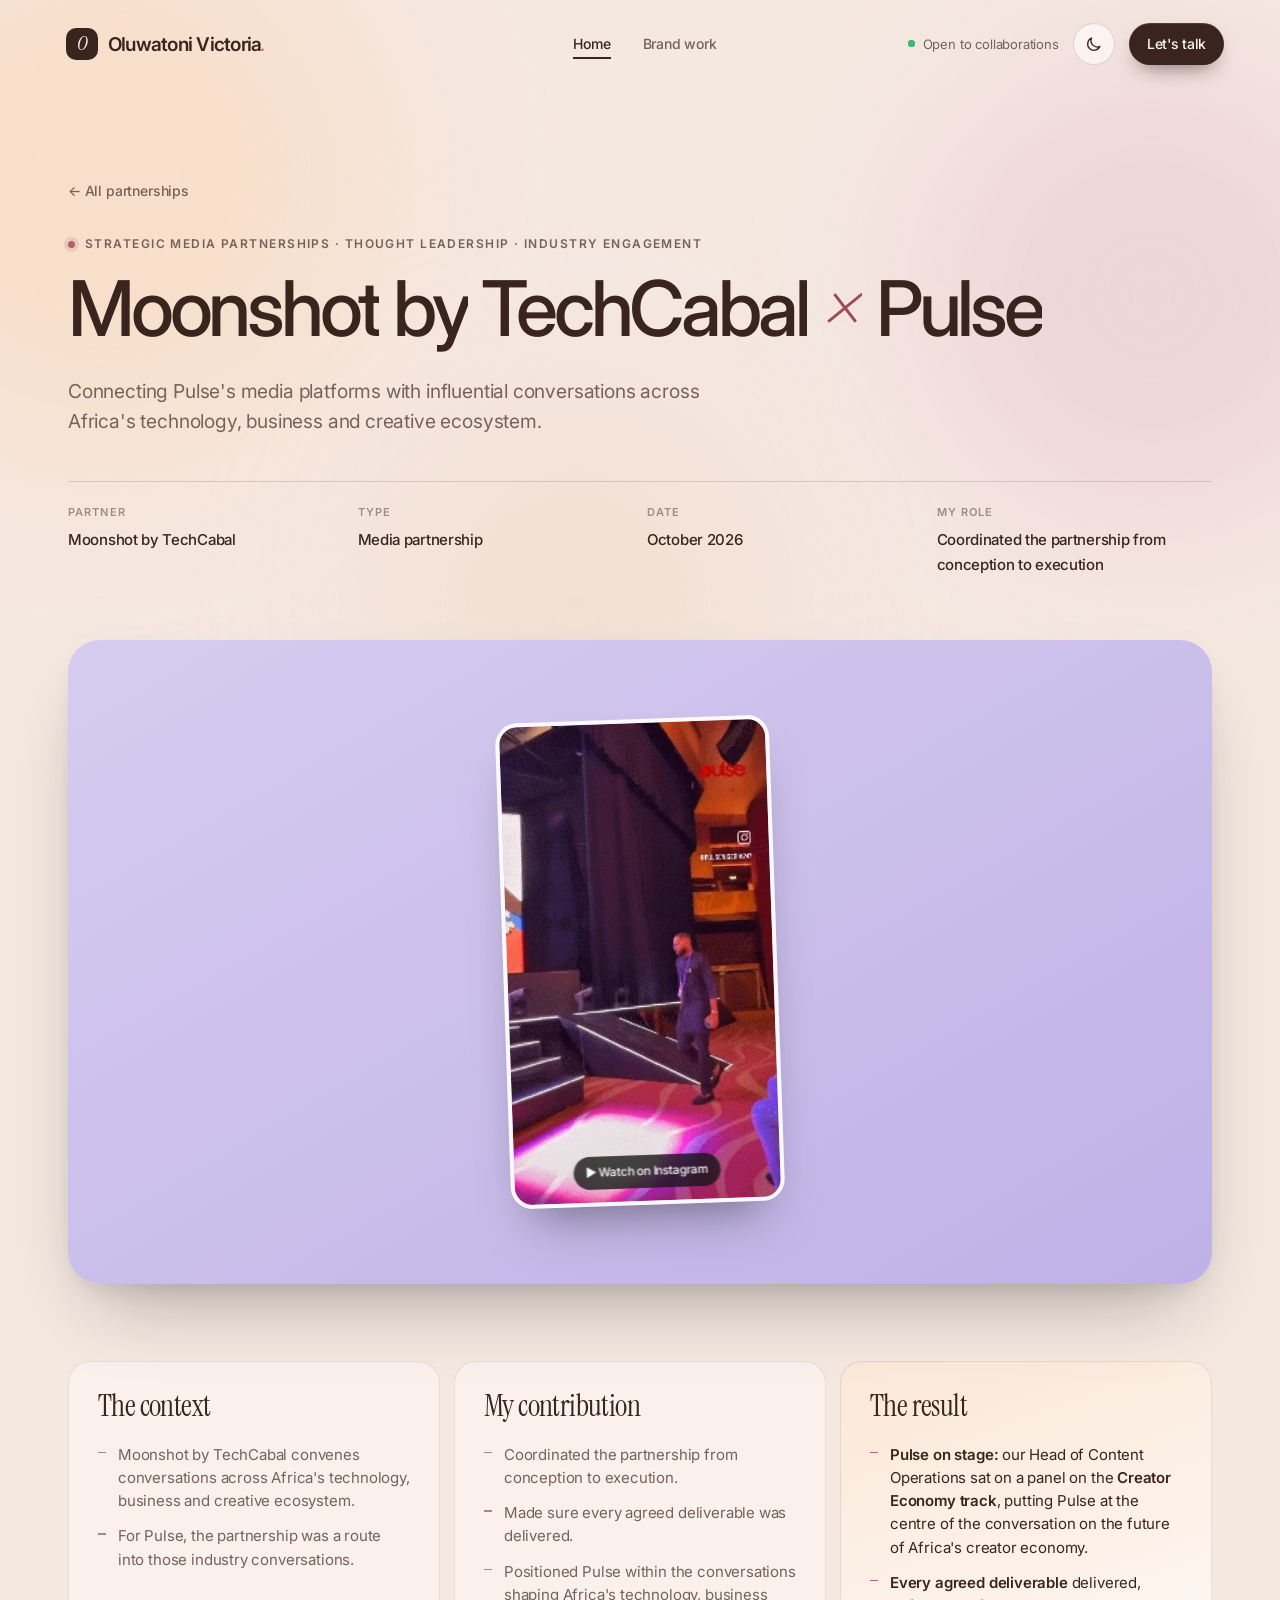
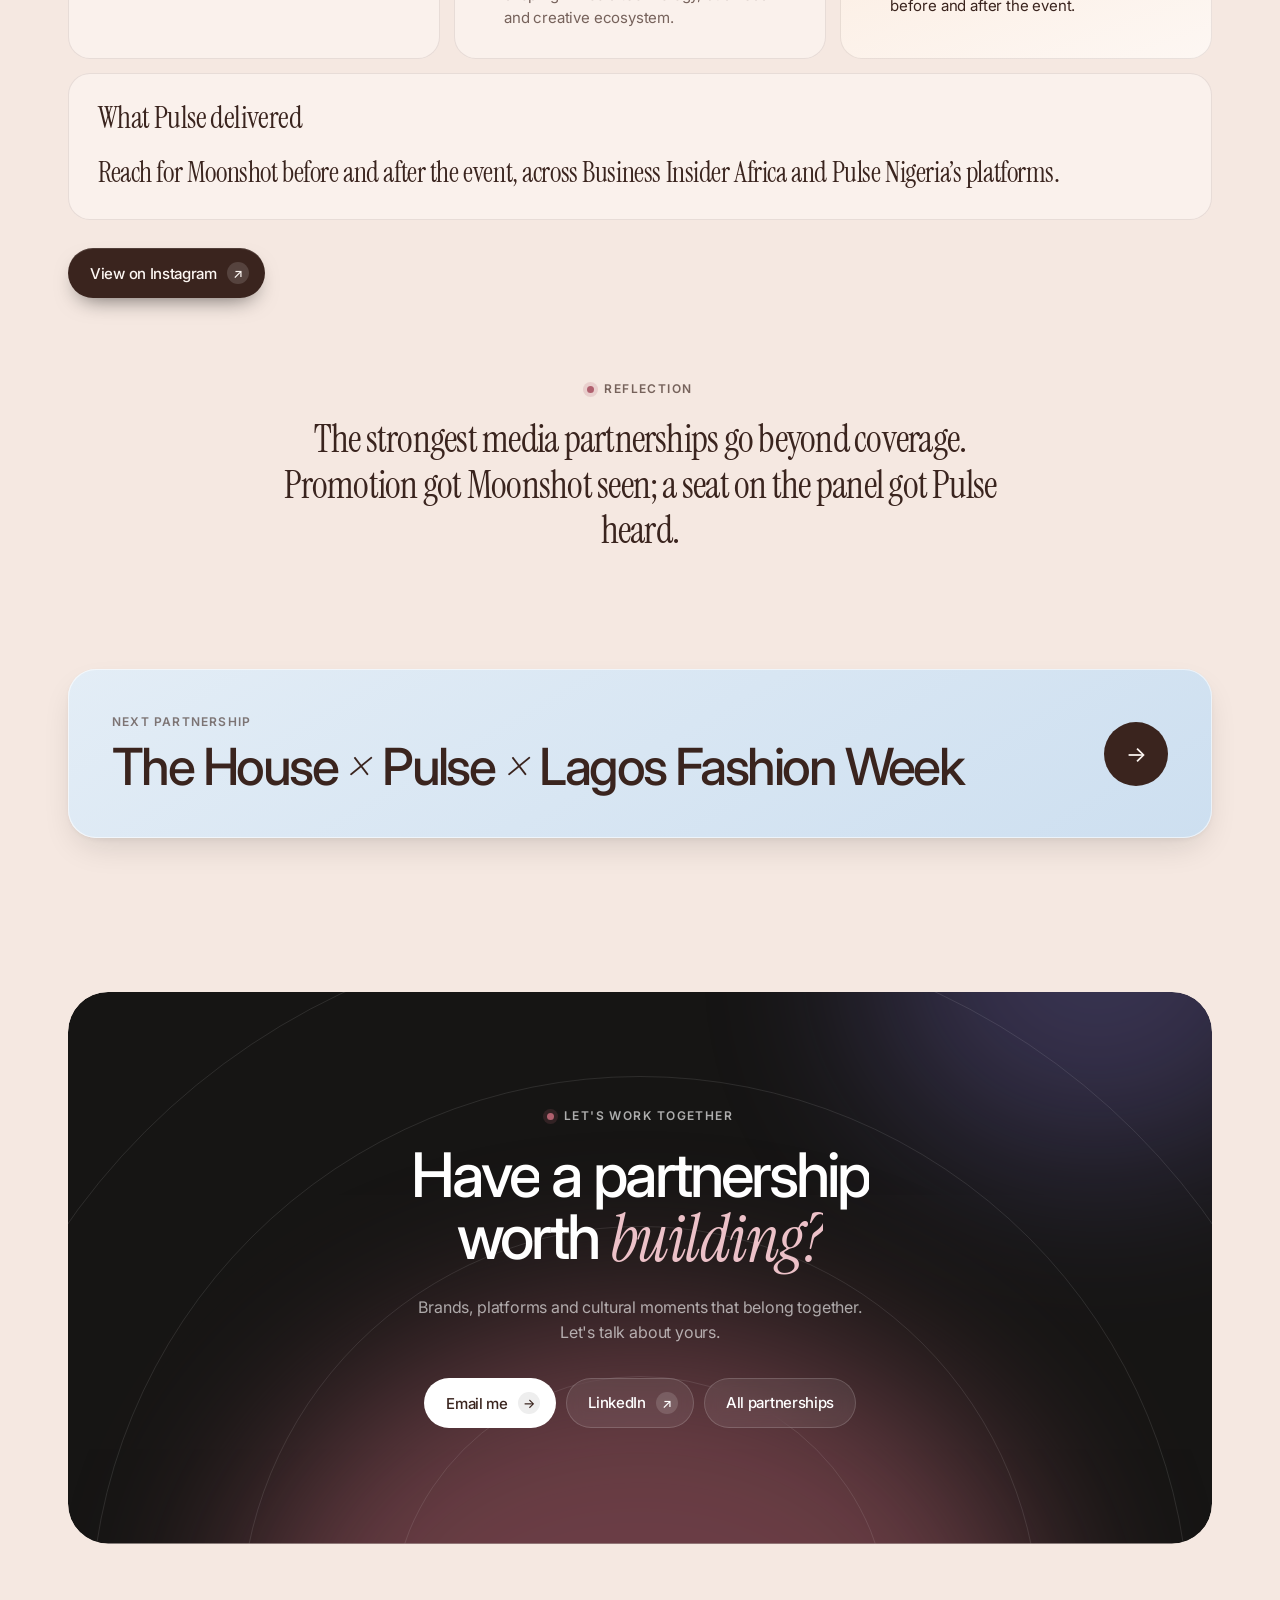
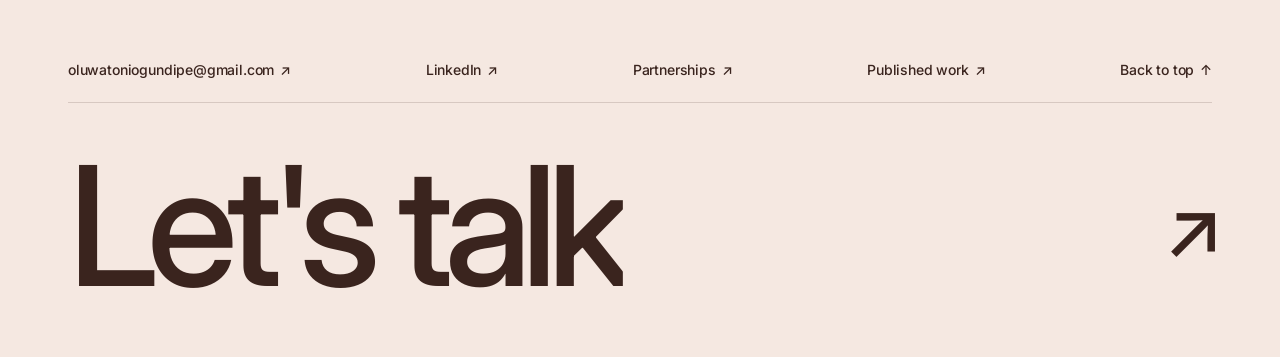
<file: partnerships/moonshot-techcabal.html>
<!doctype html>
<html lang="en">
<head>
  <meta charset="utf-8" />
  <meta name="viewport" content="width=device-width, initial-scale=1" />
  <title>Moonshot by TechCabal × Pulse — Oluwatoni Victoria</title>
  <meta name="description" content="Connecting Pulse&#x27;s media platforms with influential conversations across Africa&#x27;s technology, business and creative ecosystem." />
  <meta name="theme-color" content="#F5E8E1" media="(prefers-color-scheme: light)" />
  <meta name="theme-color" content="#15100E" media="(prefers-color-scheme: dark)" />
  <script>
    (function () {
      var t;
      try { t = localStorage.getItem("theme"); } catch (e) {}
      if (t !== "light" && t !== "dark") t = window.matchMedia && matchMedia("(prefers-color-scheme: dark)").matches ? "dark" : "light";
      document.documentElement.setAttribute("data-theme", t);
    })();
  </script>
  <link rel="icon" href="data:image/svg+xml,%3Csvg xmlns='http://www.w3.org/2000/svg' viewBox='0 0 32 32'%3E%3Crect width='32' height='32' rx='9' fill='%23111'/%3E%3Ctext x='16' y='23' text-anchor='middle' font-family='Georgia' font-style='italic' font-size='20' fill='%23fff'%3EO%3C/text%3E%3C/svg%3E" />
  <link rel="preconnect" href="https://fonts.googleapis.com" />
  <link rel="preconnect" href="https://fonts.gstatic.com" crossorigin />
  <link href="https://fonts.googleapis.com/css2?family=Inter:opsz,wght@14..32,400..700&family=Instrument+Serif:ital@0;1&display=swap" rel="stylesheet" />
  <link rel="stylesheet" href="../css/style.css" />
</head>
<body class="case-page">
  <span id="top" class="top-anchor" aria-hidden="true"></span>

  <header class="nav">
    <div class="nav__inner">
      <a href="../index.html" class="logo" aria-label="Oluwatoni Victoria, home">
        <span class="logo__mark">O</span>
        <span class="logo__word">Oluwatoni Victoria<em>.</em></span>
      </a>
      <nav class="nav__links" aria-label="Primary">
        <a href="../index.html" class="is-active">Home</a>
        <a href="../brand-work.html">Brand work</a>
      </nav>
      <div class="nav__right">
        <span class="status"><i class="pulse"></i>Open to collaborations</span>
        <button class="theme-toggle" type="button" aria-label="Switch to dark mode">
          <svg class="i-moon" viewBox="0 0 24 24" aria-hidden="true"><path d="M20 14.5A8 8 0 0 1 9.5 4a8 8 0 1 0 10.5 10.5z"/></svg>
          <svg class="i-sun" viewBox="0 0 24 24" aria-hidden="true"><circle cx="12" cy="12" r="4"/><path d="M12 2v2M12 20v2M4.9 4.9l1.4 1.4M17.7 17.7l1.4 1.4M2 12h2M20 12h2M4.9 19.1l1.4-1.4M17.7 6.3l1.4-1.4"/></svg>
        </button>
        <a href="#contact" class="btn btn--dark btn--sm">Let's talk</a>
      </div>
      <button class="nav__burger" aria-label="Open menu" aria-expanded="false"><span></span><span></span></button>
    </div>
  </header>
  <div class="sheet" aria-hidden="true" inert>
    <a href="../index.html">Home</a><a href="../brand-work.html">Brand work</a>
    <a href="#contact" class="btn btn--dark">Let's work together</a>
  </div>

  <main>
    <section class="cs-hero">
      <div class="glow glow--hero" aria-hidden="true"><i></i><i></i><i></i></div>
      <div class="wrap">
        <a href="../index.html#partnerships" class="cs-back" data-fade>← All partnerships</a>
        <p class="eyebrow" data-fade>Strategic Media Partnerships · Thought Leadership · Industry Engagement</p>
        <h1 class="display cs-title" data-split>Moonshot by TechCabal <em>×</em> Pulse</h1>
        <p class="cs-lead" data-fade data-d="2">Connecting Pulse's media platforms with influential conversations across Africa's technology, business and creative ecosystem.</p>
        <div class="cs-meta" data-fade data-d="3">
          <div><small>Partner</small><b>Moonshot by TechCabal</b></div>
          <div><small>Type</small><b>Media partnership</b></div>
          <div><small>Date</small><b>October 2026</b></div>
          <div><small>My role</small><b>Coordinated the partnership from conception to execution</b></div>
        </div>
      </div>
    </section>

    <section class="wrap">
      <figure class="cs-media ph ph--lav ph--reel" data-fade>
        <a class="reel reel--lg reel--link" href="https://www.instagram.com/reel/DfZLroPsKq5/?utm_source=ig_web_copy_link&amp;cnvx=MzRlODBiNWFlZA==&amp;avpt=MzRlODBiNWFlZA==" target="_blank" rel="noopener" aria-label="Watch the Moonshot by TechCabal × Pulse reel on Instagram"><img src="../assets/reels/moonshot-techcabal.webp" alt="Pulse on stage at Moonshot by TechCabal" /><span class="reel__play" aria-hidden="true">▶ Watch on Instagram</span></a>
      </figure>
    </section>

    <section class="case section wrap">
      <div class="fsr">
        <article data-fade>
          <h3>The context</h3>
          <ul>
            <li>Moonshot by TechCabal convenes conversations across Africa's technology, business and creative ecosystem.</li>
            <li>For Pulse, the partnership was a route into those industry conversations.</li>
          </ul>
        </article>
        <article data-fade data-d="1">
          <h3>My contribution</h3>
          <ul>
            <li>Coordinated the partnership from conception to execution.</li>
            <li>Made sure every agreed deliverable was delivered.</li>
            <li>Positioned Pulse within the conversations shaping Africa's technology, business and creative ecosystem.</li>
          </ul>
        </article>
        <article class="fsr__result" data-fade data-d="2">
          <h3>The result</h3>
          <ul>
            <li><b>Pulse on stage:</b> our Head of Content Operations sat on a panel on the <b>Creator Economy track</b>, putting Pulse at the centre of the conversation on the future of Africa's creator economy.</li>
            <li><b>Every agreed deliverable</b> delivered, before and after the event.</li>
          </ul>
        </article>
      </div>
      <div class="fsr fsr--1">
        <article class="fsr__gain" data-fade>
          <h3>What Pulse delivered</h3>
          <p>Reach for Moonshot before and after the event, across Business Insider Africa and Pulse Nigeria&#8217;s platforms.</p>
        </article>
      </div>
      <div class="cs-links" data-fade>
        <a href="https://www.instagram.com/reel/DfZLroPsKq5/?utm_source=ig_web_copy_link&amp;cnvx=MzRlODBiNWFlZA==&amp;avpt=MzRlODBiNWFlZA==" class="btn btn--dark" target="_blank" rel="noopener">View on Instagram <span class="btn__arrow">↗</span></a>
      </div>
      <div class="cs-why" data-fade>
        <p class="eyebrow">Reflection</p>
        <p>The strongest media partnerships go beyond coverage. Promotion got Moonshot seen; a seat on the panel got Pulse heard.</p>
      </div>
    </section>

    <section class="wrap cs-next-wrap">
      <a href="the-house-lagos-fashion-week.html" class="cs-next proj--sky" data-fade>
        <small>Next partnership</small>
        <span>The House <em>×</em> Pulse <em>×</em> Lagos Fashion Week</span>
        <i>→</i>
      </a>
    </section>

    <section class="cta wrap" id="contact">
      <div class="cta__card" data-fade>
        <div class="rings" aria-hidden="true"><i></i><i></i><i></i><i></i></div>
        <div class="glow glow--cta" aria-hidden="true"><i></i><i></i></div>
        <p class="eyebrow eyebrow--light">Let's work together</p>
        <h2 class="h2" data-split>Have a partnership worth <em>building?</em></h2>
        <p>Brands, platforms and cultural moments that belong together. Let's talk about yours.</p>
        <div class="cta__btns">
          <a href="https://mail.google.com/mail/?view=cm&amp;fs=1&amp;to=oluwatoniogundipe@gmail.com" target="_blank" rel="noopener" class="btn btn--light">Email me <span class="btn__arrow">→</span></a>
          <a href="https://www.linkedin.com/in/oluwatoni-ogundipe-a9582a395" target="_blank" rel="noopener" class="btn btn--glass">LinkedIn <span class="btn__arrow">↗</span></a>
          <a href="../index.html#partnerships" class="btn btn--glass">All partnerships</a>
        </div>
      </div>
    </section>
  </main>

  <footer class="footer">
    <div class="wrap">
      <div class="footer__links">
        <a href="https://mail.google.com/mail/?view=cm&amp;fs=1&amp;to=oluwatoniogundipe@gmail.com" target="_blank" rel="noopener">oluwatoniogundipe@gmail.com <span>↗</span></a>
        <a href="https://www.linkedin.com/in/oluwatoni-ogundipe-a9582a395" target="_blank" rel="noopener">LinkedIn <span>↗</span></a>
        <a href="../index.html#partnerships">Partnerships <span>↗</span></a>
        <a href="../index.html#writing">Published work <span>↗</span></a>
        <a href="#top">Back to top <span>↑</span></a>
      </div>
      <a href="https://mail.google.com/mail/?view=cm&amp;fs=1&amp;to=oluwatoniogundipe@gmail.com" target="_blank" rel="noopener" class="footer__big" aria-label="Email Oluwatoni"><span class="footer__big-text">Let's talk</span><span class="footer__arrow" aria-hidden="true">↗</span></a>
    </div>
  </footer>

  <script src="../js/main.js"></script>
</body>
</html>
</file>
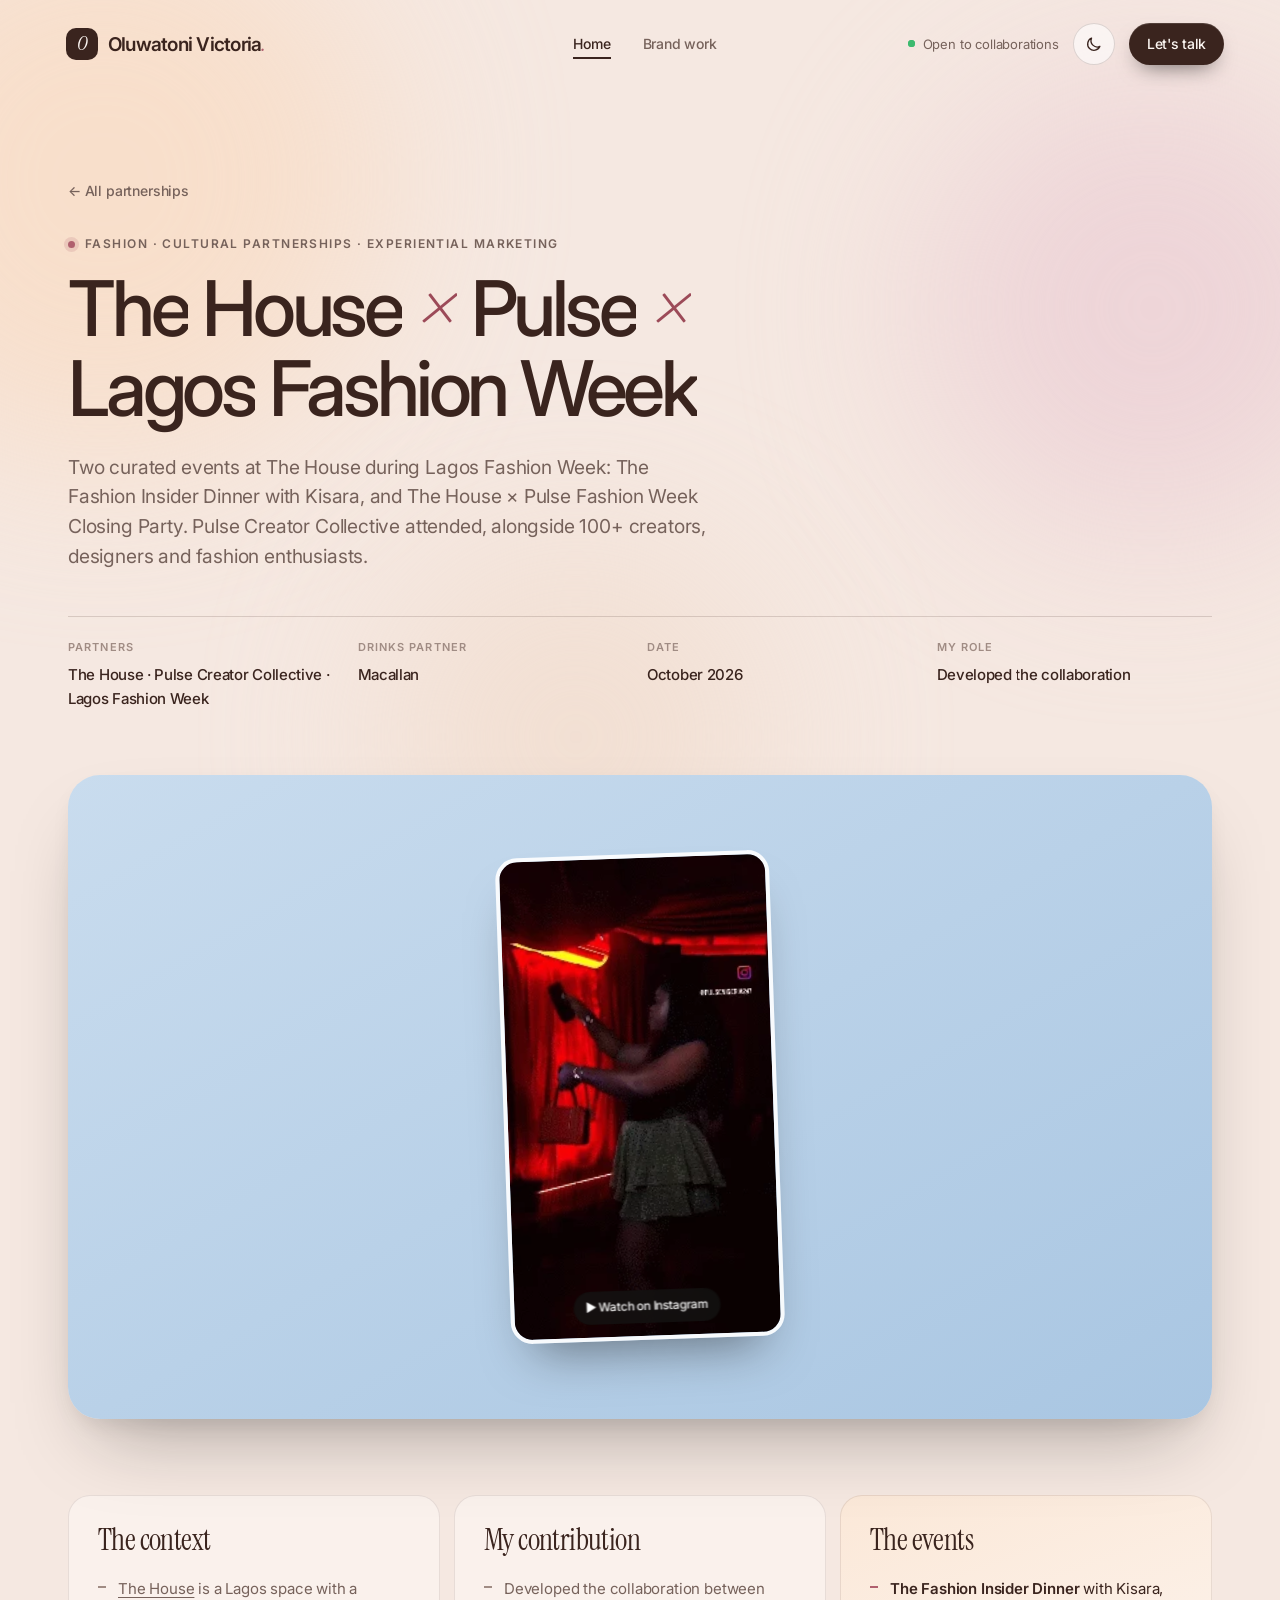
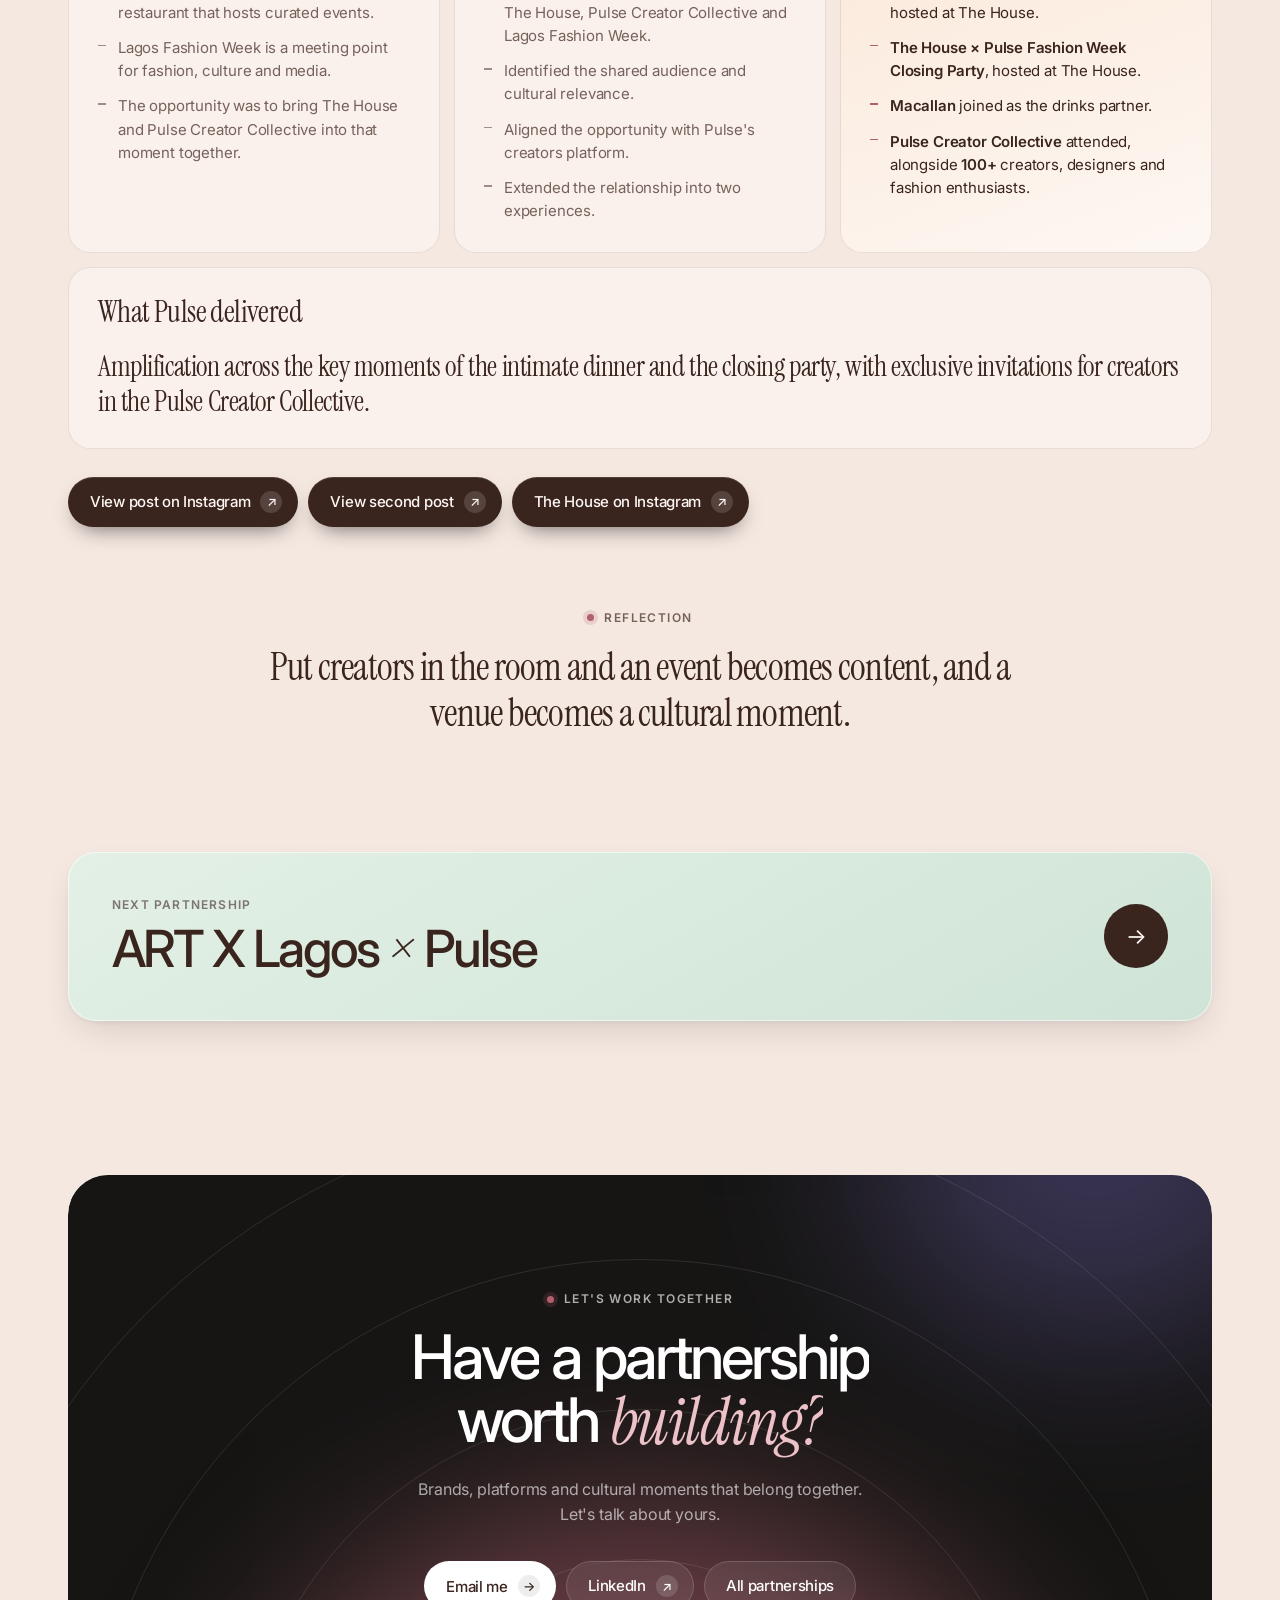
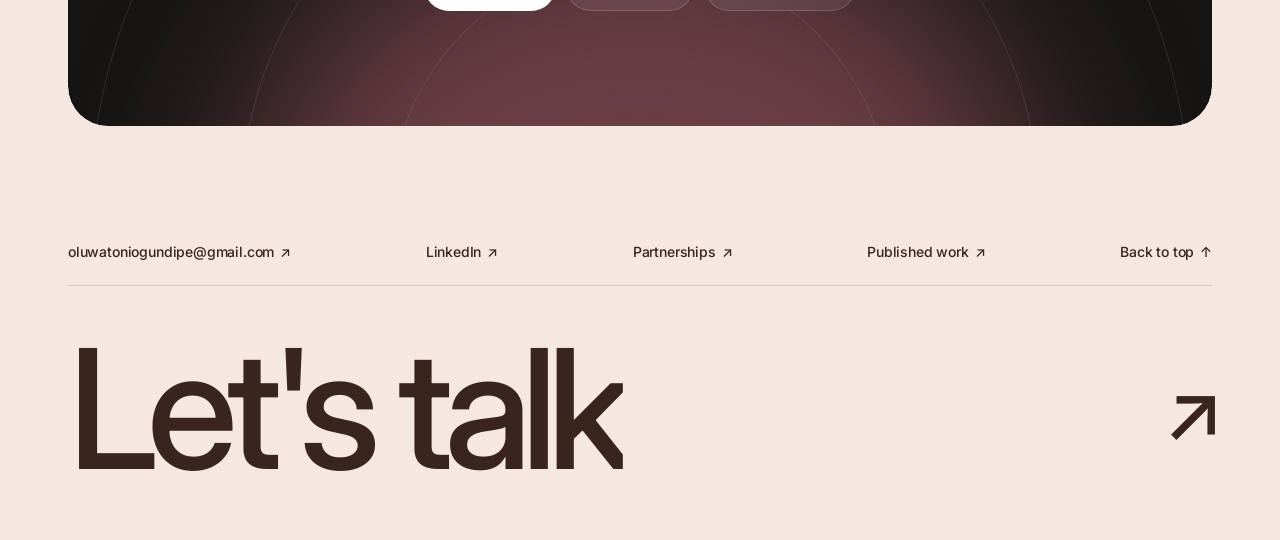
<file: partnerships/the-house-lagos-fashion-week.html>
<!doctype html>
<html lang="en">
<head>
  <meta charset="utf-8" />
  <meta name="viewport" content="width=device-width, initial-scale=1" />
  <title>The House × Pulse × Lagos Fashion Week — Oluwatoni Victoria</title>
  <meta name="description" content="A collaboration between The House, Pulse Creator Collective and Lagos Fashion Week, exploring where fashion, culture, media and community meet." />
  <meta name="theme-color" content="#F5E8E1" media="(prefers-color-scheme: light)" />
  <meta name="theme-color" content="#15100E" media="(prefers-color-scheme: dark)" />
  <script>
    (function () {
      var t;
      try { t = localStorage.getItem("theme"); } catch (e) {}
      if (t !== "light" && t !== "dark") t = window.matchMedia && matchMedia("(prefers-color-scheme: dark)").matches ? "dark" : "light";
      document.documentElement.setAttribute("data-theme", t);
    })();
  </script>
  <link rel="icon" href="data:image/svg+xml,%3Csvg xmlns='http://www.w3.org/2000/svg' viewBox='0 0 32 32'%3E%3Crect width='32' height='32' rx='9' fill='%23111'/%3E%3Ctext x='16' y='23' text-anchor='middle' font-family='Georgia' font-style='italic' font-size='20' fill='%23fff'%3EO%3C/text%3E%3C/svg%3E" />
  <link rel="preconnect" href="https://fonts.googleapis.com" />
  <link rel="preconnect" href="https://fonts.gstatic.com" crossorigin />
  <link href="https://fonts.googleapis.com/css2?family=Inter:opsz,wght@14..32,400..700&family=Instrument+Serif:ital@0;1&display=swap" rel="stylesheet" />
  <link rel="stylesheet" href="../css/style.css" />
</head>
<body class="case-page">
  <span id="top" class="top-anchor" aria-hidden="true"></span>

  <header class="nav">
    <div class="nav__inner">
      <a href="../index.html" class="logo" aria-label="Oluwatoni Victoria, home">
        <span class="logo__mark">O</span>
        <span class="logo__word">Oluwatoni Victoria<em>.</em></span>
      </a>
      <nav class="nav__links" aria-label="Primary">
        <a href="../index.html" class="is-active">Home</a>
        <a href="../brand-work.html">Brand work</a>
      </nav>
      <div class="nav__right">
        <span class="status"><i class="pulse"></i>Open to collaborations</span>
        <button class="theme-toggle" type="button" aria-label="Switch to dark mode">
          <svg class="i-moon" viewBox="0 0 24 24" aria-hidden="true"><path d="M20 14.5A8 8 0 0 1 9.5 4a8 8 0 1 0 10.5 10.5z"/></svg>
          <svg class="i-sun" viewBox="0 0 24 24" aria-hidden="true"><circle cx="12" cy="12" r="4"/><path d="M12 2v2M12 20v2M4.9 4.9l1.4 1.4M17.7 17.7l1.4 1.4M2 12h2M20 12h2M4.9 19.1l1.4-1.4M17.7 6.3l1.4-1.4"/></svg>
        </button>
        <a href="#contact" class="btn btn--dark btn--sm">Let's talk</a>
      </div>
      <button class="nav__burger" aria-label="Open menu" aria-expanded="false"><span></span><span></span></button>
    </div>
  </header>
  <div class="sheet" aria-hidden="true" inert>
    <a href="../index.html">Home</a><a href="../brand-work.html">Brand work</a>
    <a href="#contact" class="btn btn--dark">Let's work together</a>
  </div>

  <main>
    <section class="cs-hero">
      <div class="glow glow--hero" aria-hidden="true"><i></i><i></i><i></i></div>
      <div class="wrap">
        <a href="../index.html#partnerships" class="cs-back" data-fade>← All partnerships</a>
        <p class="eyebrow" data-fade>Fashion · Cultural Partnerships · Experiential Marketing</p>
        <h1 class="display cs-title" data-split>The House <em>×</em> Pulse <em>×</em> Lagos Fashion Week</h1>
        <p class="cs-lead" data-fade data-d="2">Two curated events at The House during Lagos Fashion Week: The Fashion Insider Dinner with Kisara, and The House × Pulse Fashion Week Closing Party. Pulse Creator Collective attended, alongside 100+ creators, designers and fashion enthusiasts.</p>
        <div class="cs-meta" data-fade data-d="3">
          <div><small>Partners</small><b>The House · Pulse Creator Collective · Lagos Fashion Week</b></div>
          <div><small>Drinks partner</small><b>Macallan</b></div>
          <div><small>Date</small><b>October 2026</b></div>
          <div><small>My role</small><b>Developed the collaboration</b></div>
        </div>
      </div>
    </section>

    <section class="wrap">
      <figure class="cs-media ph ph--sky ph--reel" data-fade>
        <a class="reel reel--lg reel--link" href="https://www.instagram.com/reel/DfPiA_5CC0R/?cnvx=MW5rcGczYTM2Yzc5bQ==" target="_blank" rel="noopener" aria-label="Watch The House × Pulse × Lagos Fashion Week reel on Instagram"><img src="../assets/reels/the-house-lagos-fashion-week.webp" alt="The House × Pulse Fashion Week Closing Party" /><span class="reel__play" aria-hidden="true">▶ Watch on Instagram</span></a>
      </figure>
    </section>

    <section class="case section wrap">
      <div class="fsr">
        <article data-fade>
          <h3>The context</h3>
          <ul>
            <li><a href="https://www.instagram.com/thehouselagos" target="_blank" rel="noopener">The House</a> is a Lagos space with a restaurant that hosts curated events.</li>
            <li>Lagos Fashion Week is a meeting point for fashion, culture and media.</li>
            <li>The opportunity was to bring The House and Pulse Creator Collective into that moment together.</li>
          </ul>
        </article>
        <article data-fade data-d="1">
          <h3>My contribution</h3>
          <ul>
            <li>Developed the collaboration between The House, Pulse Creator Collective and Lagos Fashion Week.</li>
            <li>Identified the shared audience and cultural relevance.</li>
            <li>Aligned the opportunity with Pulse's creators platform.</li>
            <li>Extended the relationship into two experiences.</li>
          </ul>
        </article>
        <article class="fsr__result" data-fade data-d="2">
          <h3>The events</h3>
          <ul>
            <li><b>The Fashion Insider Dinner</b> with Kisara, hosted at The House.</li>
            <li><b>The House × Pulse Fashion Week Closing Party</b>, hosted at The House.</li>
            <li><b>Macallan</b> joined as the drinks partner.</li>
            <li><b>Pulse Creator Collective</b> attended, alongside <b>100+</b> creators, designers and fashion enthusiasts.</li>
          </ul>
        </article>
      </div>
      <div class="fsr fsr--1">
        <article class="fsr__gain" data-fade>
          <h3>What Pulse delivered</h3>
          <p>Amplification across the key moments of the intimate dinner and the closing party, with exclusive invitations for creators in the Pulse Creator Collective.</p>
        </article>
      </div>
      <div class="cs-links" data-fade>
        <a href="https://www.instagram.com/p/DfC8BUWCG-w/?fqnt=NXZjbW81MW1oamhy" class="btn btn--dark" target="_blank" rel="noopener">View post on Instagram <span class="btn__arrow">↗</span></a>
        <a href="https://www.instagram.com/p/De6juGYovsk/?hvrq=MWFkbG4yd3FtZDQybg==" class="btn btn--dark" target="_blank" rel="noopener">View second post <span class="btn__arrow">↗</span></a>
        <a href="https://www.instagram.com/thehouselagos" class="btn btn--dark" target="_blank" rel="noopener">The House on Instagram <span class="btn__arrow">↗</span></a>
      </div>
      <div class="cs-why" data-fade>
        <p class="eyebrow">Reflection</p>
        <p>Put creators in the room and an event becomes content, and a venue becomes a cultural moment.</p>
      </div>
    </section>

    <section class="wrap cs-next-wrap">
      <a href="art-x-lagos.html" class="cs-next proj--sage" data-fade>
        <small>Next partnership</small>
        <span>ART X Lagos <em>×</em> Pulse</span>
        <i>→</i>
      </a>
    </section>

    <section class="cta wrap" id="contact">
      <div class="cta__card" data-fade>
        <div class="rings" aria-hidden="true"><i></i><i></i><i></i><i></i></div>
        <div class="glow glow--cta" aria-hidden="true"><i></i><i></i></div>
        <p class="eyebrow eyebrow--light">Let's work together</p>
        <h2 class="h2" data-split>Have a partnership worth <em>building?</em></h2>
        <p>Brands, platforms and cultural moments that belong together. Let's talk about yours.</p>
        <div class="cta__btns">
          <a href="https://mail.google.com/mail/?view=cm&amp;fs=1&amp;to=oluwatoniogundipe@gmail.com" target="_blank" rel="noopener" class="btn btn--light">Email me <span class="btn__arrow">→</span></a>
          <a href="https://www.linkedin.com/in/oluwatoni-ogundipe-a9582a395" target="_blank" rel="noopener" class="btn btn--glass">LinkedIn <span class="btn__arrow">↗</span></a>
          <a href="../index.html#partnerships" class="btn btn--glass">All partnerships</a>
        </div>
      </div>
    </section>
  </main>

  <footer class="footer">
    <div class="wrap">
      <div class="footer__links">
        <a href="https://mail.google.com/mail/?view=cm&amp;fs=1&amp;to=oluwatoniogundipe@gmail.com" target="_blank" rel="noopener">oluwatoniogundipe@gmail.com <span>↗</span></a>
        <a href="https://www.linkedin.com/in/oluwatoni-ogundipe-a9582a395" target="_blank" rel="noopener">LinkedIn <span>↗</span></a>
        <a href="../index.html#partnerships">Partnerships <span>↗</span></a>
        <a href="../index.html#writing">Published work <span>↗</span></a>
        <a href="#top">Back to top <span>↑</span></a>
      </div>
      <a href="https://mail.google.com/mail/?view=cm&amp;fs=1&amp;to=oluwatoniogundipe@gmail.com" target="_blank" rel="noopener" class="footer__big" aria-label="Email Oluwatoni"><span class="footer__big-text">Let's talk</span><span class="footer__arrow" aria-hidden="true">↗</span></a>
    </div>
  </footer>

  <script src="../js/main.js"></script>
</body>
</html>
</file>
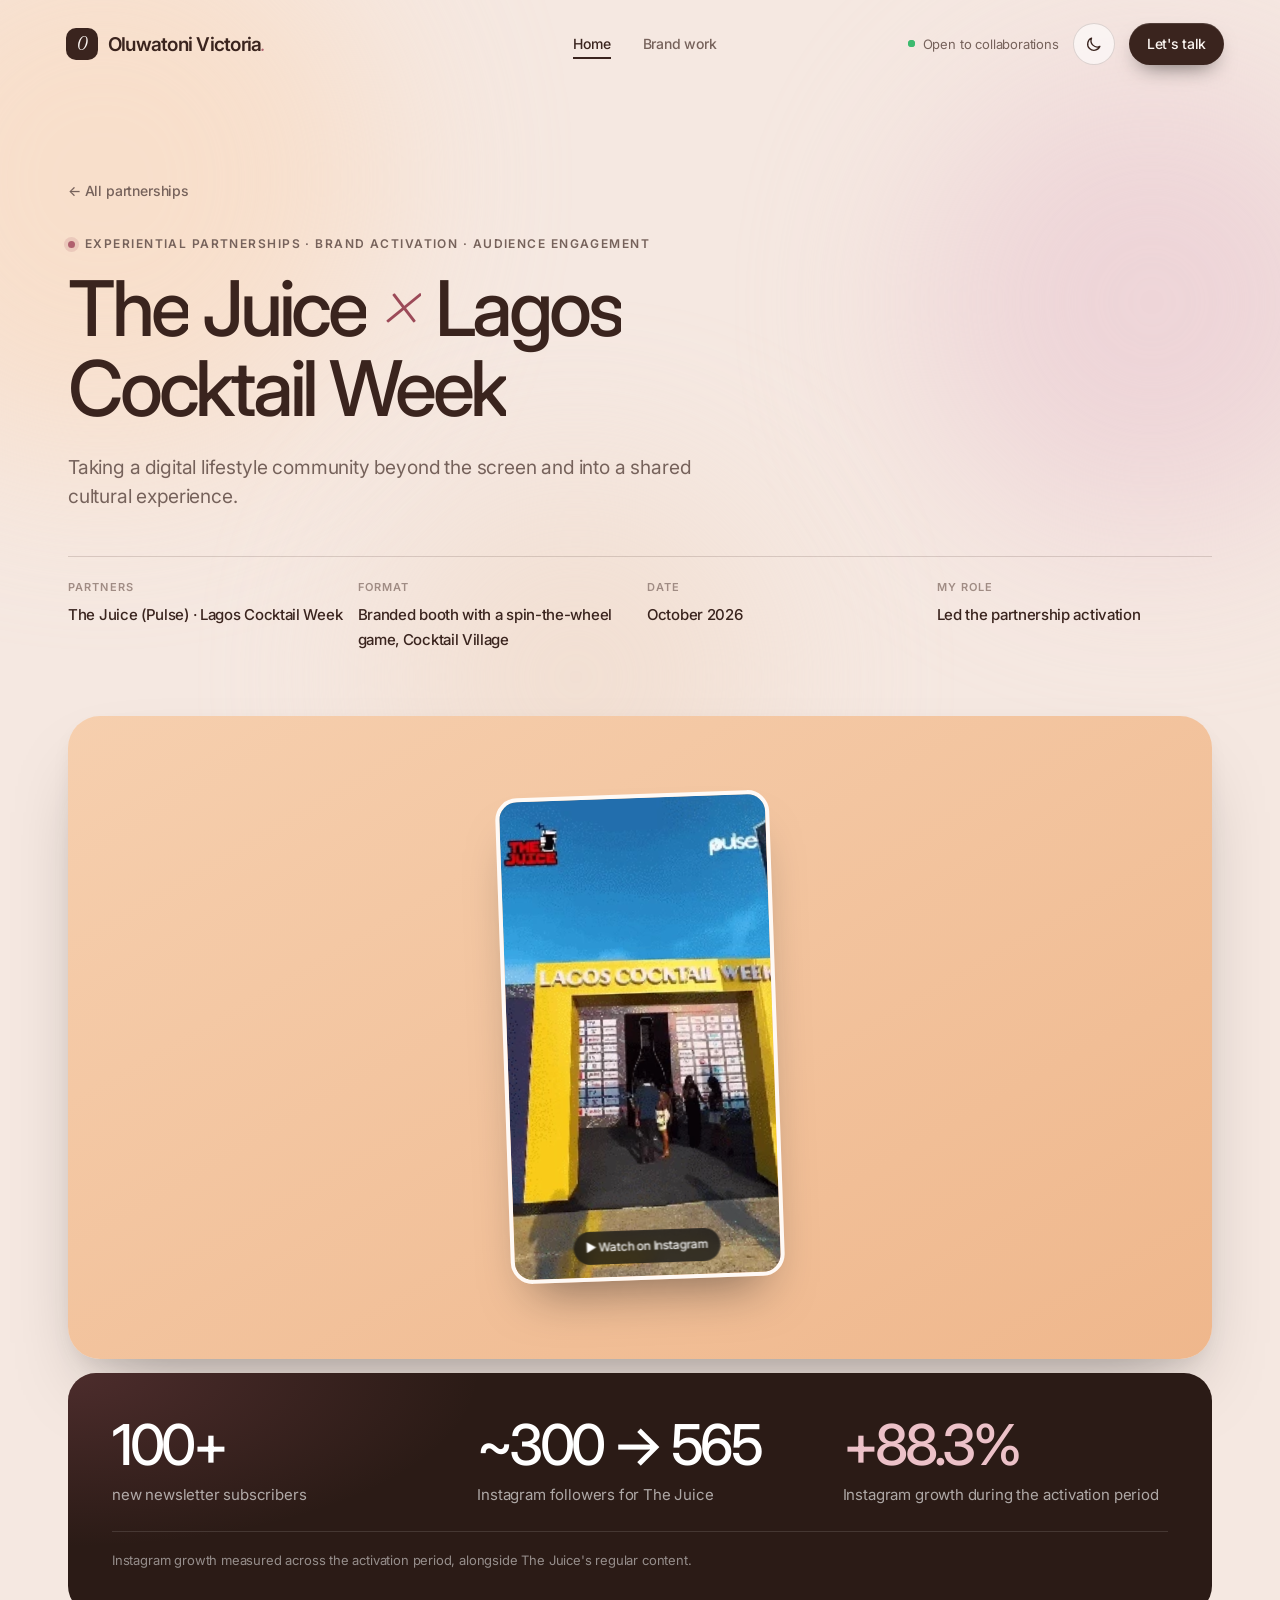
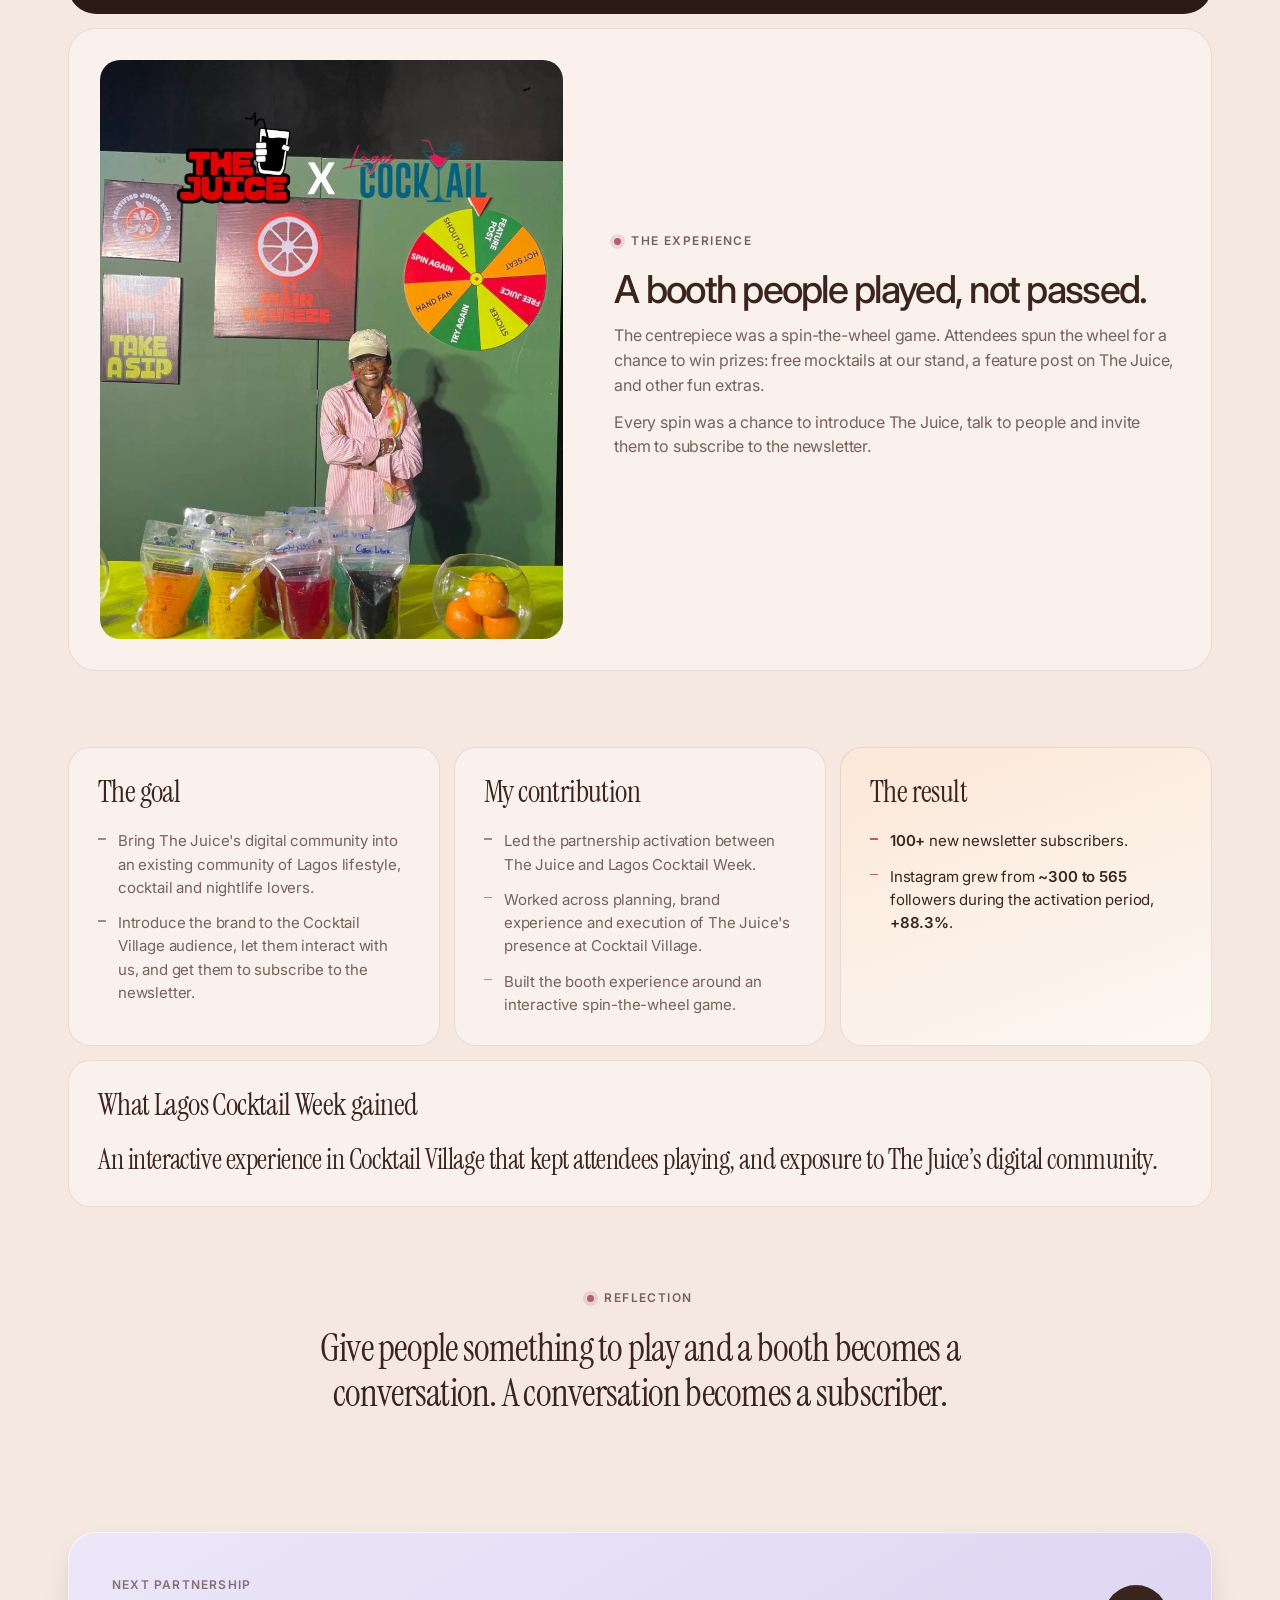
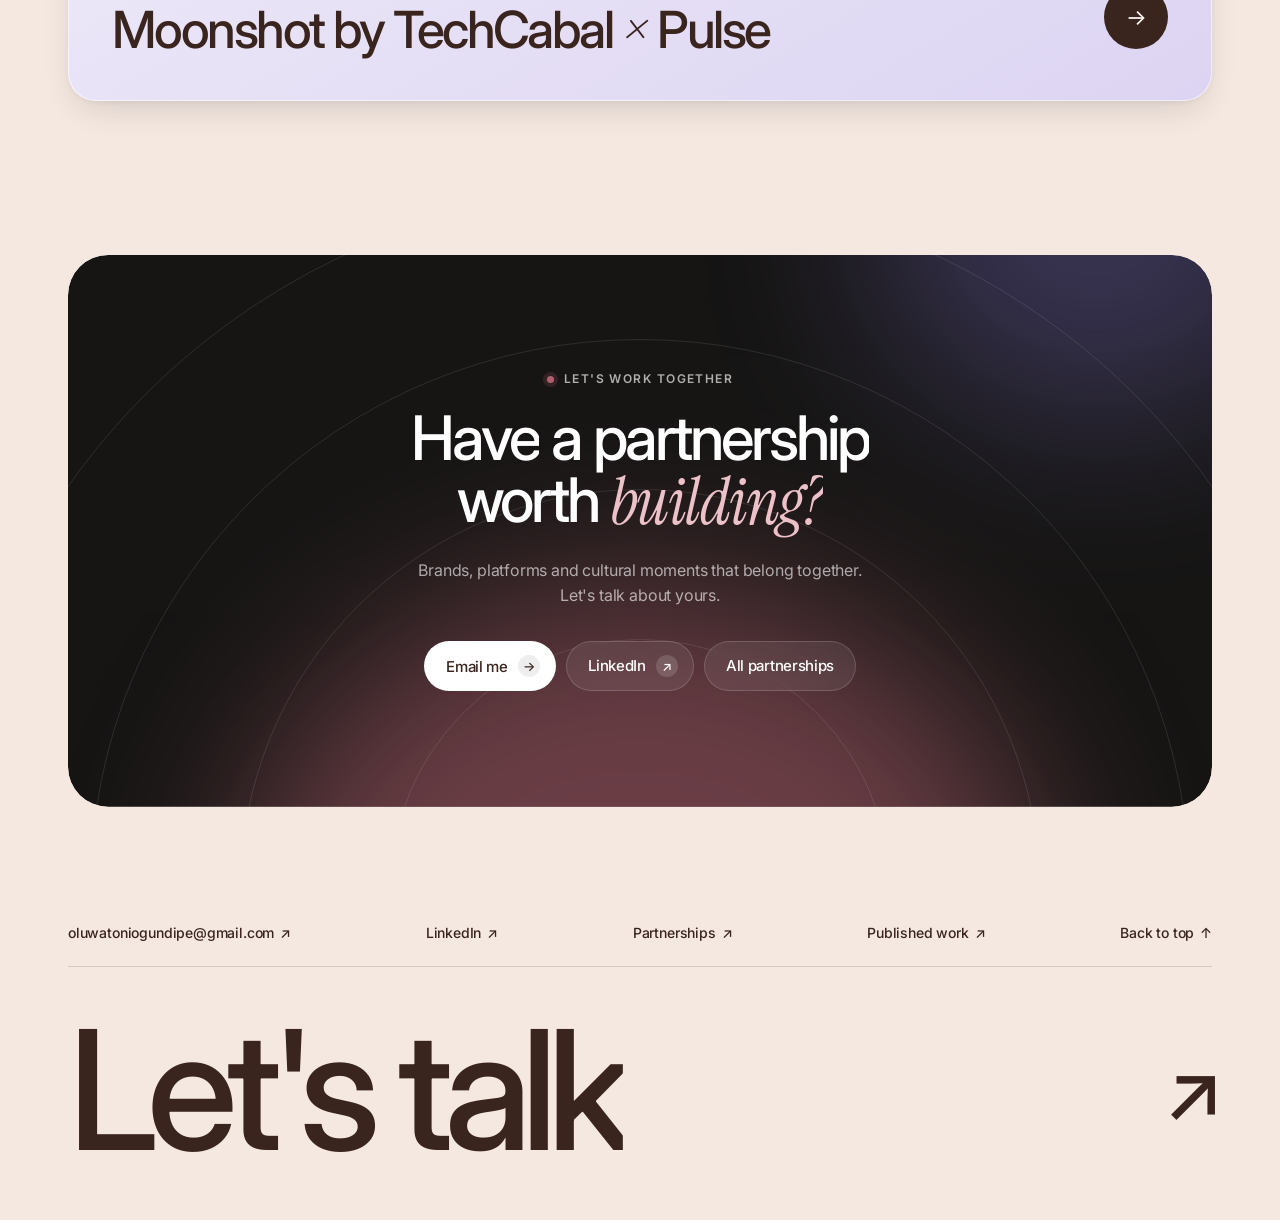
<file: partnerships/the-juice-lagos-cocktail-week.html>
<!doctype html>
<html lang="en">
<head>
  <meta charset="utf-8" />
  <meta name="viewport" content="width=device-width, initial-scale=1" />
  <title>The Juice × Lagos Cocktail Week — Oluwatoni Victoria</title>
  <meta name="description" content="Taking a digital lifestyle community beyond the screen and into a shared cultural experience." />
  <meta name="theme-color" content="#F5E8E1" media="(prefers-color-scheme: light)" />
  <meta name="theme-color" content="#15100E" media="(prefers-color-scheme: dark)" />
  <script>
    (function () {
      var t;
      try { t = localStorage.getItem("theme"); } catch (e) {}
      if (t !== "light" && t !== "dark") t = window.matchMedia && matchMedia("(prefers-color-scheme: dark)").matches ? "dark" : "light";
      document.documentElement.setAttribute("data-theme", t);
    })();
  </script>
  <link rel="icon" href="data:image/svg+xml,%3Csvg xmlns='http://www.w3.org/2000/svg' viewBox='0 0 32 32'%3E%3Crect width='32' height='32' rx='9' fill='%23111'/%3E%3Ctext x='16' y='23' text-anchor='middle' font-family='Georgia' font-style='italic' font-size='20' fill='%23fff'%3EO%3C/text%3E%3C/svg%3E" />
  <link rel="preconnect" href="https://fonts.googleapis.com" />
  <link rel="preconnect" href="https://fonts.gstatic.com" crossorigin />
  <link href="https://fonts.googleapis.com/css2?family=Inter:opsz,wght@14..32,400..700&family=Instrument+Serif:ital@0;1&display=swap" rel="stylesheet" />
  <link rel="stylesheet" href="../css/style.css" />
</head>
<body class="case-page">
  <span id="top" class="top-anchor" aria-hidden="true"></span>

  <header class="nav">
    <div class="nav__inner">
      <a href="../index.html" class="logo" aria-label="Oluwatoni Victoria, home">
        <span class="logo__mark">O</span>
        <span class="logo__word">Oluwatoni Victoria<em>.</em></span>
      </a>
      <nav class="nav__links" aria-label="Primary">
        <a href="../index.html" class="is-active">Home</a>
        <a href="../brand-work.html">Brand work</a>
      </nav>
      <div class="nav__right">
        <span class="status"><i class="pulse"></i>Open to collaborations</span>
        <button class="theme-toggle" type="button" aria-label="Switch to dark mode">
          <svg class="i-moon" viewBox="0 0 24 24" aria-hidden="true"><path d="M20 14.5A8 8 0 0 1 9.5 4a8 8 0 1 0 10.5 10.5z"/></svg>
          <svg class="i-sun" viewBox="0 0 24 24" aria-hidden="true"><circle cx="12" cy="12" r="4"/><path d="M12 2v2M12 20v2M4.9 4.9l1.4 1.4M17.7 17.7l1.4 1.4M2 12h2M20 12h2M4.9 19.1l1.4-1.4M17.7 6.3l1.4-1.4"/></svg>
        </button>
        <a href="#contact" class="btn btn--dark btn--sm">Let's talk</a>
      </div>
      <button class="nav__burger" aria-label="Open menu" aria-expanded="false"><span></span><span></span></button>
    </div>
  </header>
  <div class="sheet" aria-hidden="true" inert>
    <a href="../index.html">Home</a><a href="../brand-work.html">Brand work</a>
    <a href="#contact" class="btn btn--dark">Let's work together</a>
  </div>

  <main>
    <section class="cs-hero">
      <div class="glow glow--hero" aria-hidden="true"><i></i><i></i><i></i></div>
      <div class="wrap">
        <a href="../index.html#partnerships" class="cs-back" data-fade>← All partnerships</a>
        <p class="eyebrow" data-fade>Experiential Partnerships · Brand Activation · Audience Engagement</p>
        <h1 class="display cs-title" data-split>The Juice <em>×</em> Lagos Cocktail Week</h1>
        <p class="cs-lead" data-fade data-d="2">Taking a digital lifestyle community beyond the screen and into a shared cultural experience.</p>
        <div class="cs-meta" data-fade data-d="3">
          <div><small>Partners</small><b>The Juice (Pulse) · Lagos Cocktail Week</b></div>
          <div><small>Format</small><b>Branded booth with a spin-the-wheel game, Cocktail Village</b></div>
          <div><small>Date</small><b>October 2026</b></div>
          <div><small>My role</small><b>Led the partnership activation</b></div>
        </div>
      </div>
    </section>

    <section class="wrap">
      <figure class="cs-media ph ph--peach ph--reel" data-fade>
        <a class="reel reel--lg reel--link" href="https://www.instagram.com/reels/De1WVp2IsPk/" target="_blank" rel="noopener" aria-label="Watch The Juice × Lagos Cocktail Week reel on Instagram"><img src="../assets/reels/the-juice-lagos-cocktail-week.webp" alt="The Juice booth entrance at Lagos Cocktail Week" /><span class="reel__play" aria-hidden="true">▶ Watch on Instagram</span></a>
      </figure>
      <div class="cs-metric cs-metric--3" data-fade>
        <div><strong>100+</strong><span>new newsletter subscribers</span></div>
        <div><strong>~300 → 565</strong><span>Instagram followers for The Juice</span></div>
        <div><strong>+88.3%</strong><span>Instagram growth during the activation period</span></div>
        <p>Instagram growth measured across the activation period, alongside The Juice's regular content.</p>
      </div>
      <div class="cs-story" data-fade>
        <figure><img src="../assets/img/oluwatoni-the-juice-booth.jpg" alt="Oluwatoni at The Juice booth with the spin-the-wheel game" loading="lazy" /></figure>
        <div>
          <p class="eyebrow">The experience</p>
          <h2 class="h3">A booth people played, not passed.</h2>
          <p>The centrepiece was a spin-the-wheel game. Attendees spun the wheel for a chance to win prizes: free mocktails at our stand, a feature post on The Juice, and other fun extras.</p>
          <p>Every spin was a chance to introduce The Juice, talk to people and invite them to subscribe to the newsletter.</p>
        </div>
      </div>
    </section>

    <section class="case section wrap">
      <div class="fsr">
        <article data-fade>
          <h3>The goal</h3>
          <ul>
            <li>Bring The Juice's digital community into an existing community of Lagos lifestyle, cocktail and nightlife lovers.</li>
            <li>Introduce the brand to the Cocktail Village audience, let them interact with us, and get them to subscribe to the newsletter.</li>
          </ul>
        </article>
        <article data-fade data-d="1">
          <h3>My contribution</h3>
          <ul>
            <li>Led the partnership activation between The Juice and Lagos Cocktail Week.</li>
            <li>Worked across planning, brand experience and execution of The Juice's presence at Cocktail Village.</li>
            <li>Built the booth experience around an interactive spin-the-wheel game.</li>
          </ul>
        </article>
        <article class="fsr__result" data-fade data-d="2">
          <h3>The result</h3>
          <ul>
            <li><b>100+</b> new newsletter subscribers.</li>
            <li>Instagram grew from <b>~300 to 565</b> followers during the activation period, <b>+88.3%</b>.</li>
          </ul>
        </article>
      </div>
      <div class="fsr fsr--1">
        <article class="fsr__gain" data-fade data-d="1">
          <h3>What Lagos Cocktail Week gained</h3>
          <p>An interactive experience in Cocktail Village that kept attendees playing, and exposure to The Juice&#8217;s digital community.</p>
        </article>
      </div>
      <div class="cs-why" data-fade>
        <p class="eyebrow">Reflection</p>
        <p>Give people something to play and a booth becomes a conversation. A conversation becomes a subscriber.</p>
      </div>
    </section>

    <section class="wrap cs-next-wrap">
      <a href="moonshot-techcabal.html" class="cs-next proj--lav" data-fade>
        <small>Next partnership</small>
        <span>Moonshot by TechCabal <em>×</em> Pulse</span>
        <i>→</i>
      </a>
    </section>

    <section class="cta wrap" id="contact">
      <div class="cta__card" data-fade>
        <div class="rings" aria-hidden="true"><i></i><i></i><i></i><i></i></div>
        <div class="glow glow--cta" aria-hidden="true"><i></i><i></i></div>
        <p class="eyebrow eyebrow--light">Let's work together</p>
        <h2 class="h2" data-split>Have a partnership worth <em>building?</em></h2>
        <p>Brands, platforms and cultural moments that belong together. Let's talk about yours.</p>
        <div class="cta__btns">
          <a href="https://mail.google.com/mail/?view=cm&amp;fs=1&amp;to=oluwatoniogundipe@gmail.com" target="_blank" rel="noopener" class="btn btn--light">Email me <span class="btn__arrow">→</span></a>
          <a href="https://www.linkedin.com/in/oluwatoni-ogundipe-a9582a395" target="_blank" rel="noopener" class="btn btn--glass">LinkedIn <span class="btn__arrow">↗</span></a>
          <a href="../index.html#partnerships" class="btn btn--glass">All partnerships</a>
        </div>
      </div>
    </section>
  </main>

  <footer class="footer">
    <div class="wrap">
      <div class="footer__links">
        <a href="https://mail.google.com/mail/?view=cm&amp;fs=1&amp;to=oluwatoniogundipe@gmail.com" target="_blank" rel="noopener">oluwatoniogundipe@gmail.com <span>↗</span></a>
        <a href="https://www.linkedin.com/in/oluwatoni-ogundipe-a9582a395" target="_blank" rel="noopener">LinkedIn <span>↗</span></a>
        <a href="../index.html#partnerships">Partnerships <span>↗</span></a>
        <a href="../index.html#writing">Published work <span>↗</span></a>
        <a href="#top">Back to top <span>↑</span></a>
      </div>
      <a href="https://mail.google.com/mail/?view=cm&amp;fs=1&amp;to=oluwatoniogundipe@gmail.com" target="_blank" rel="noopener" class="footer__big" aria-label="Email Oluwatoni"><span class="footer__big-text">Let's talk</span><span class="footer__arrow" aria-hidden="true">↗</span></a>
    </div>
  </footer>

  <script src="../js/main.js"></script>
</body>
</html>
</file>
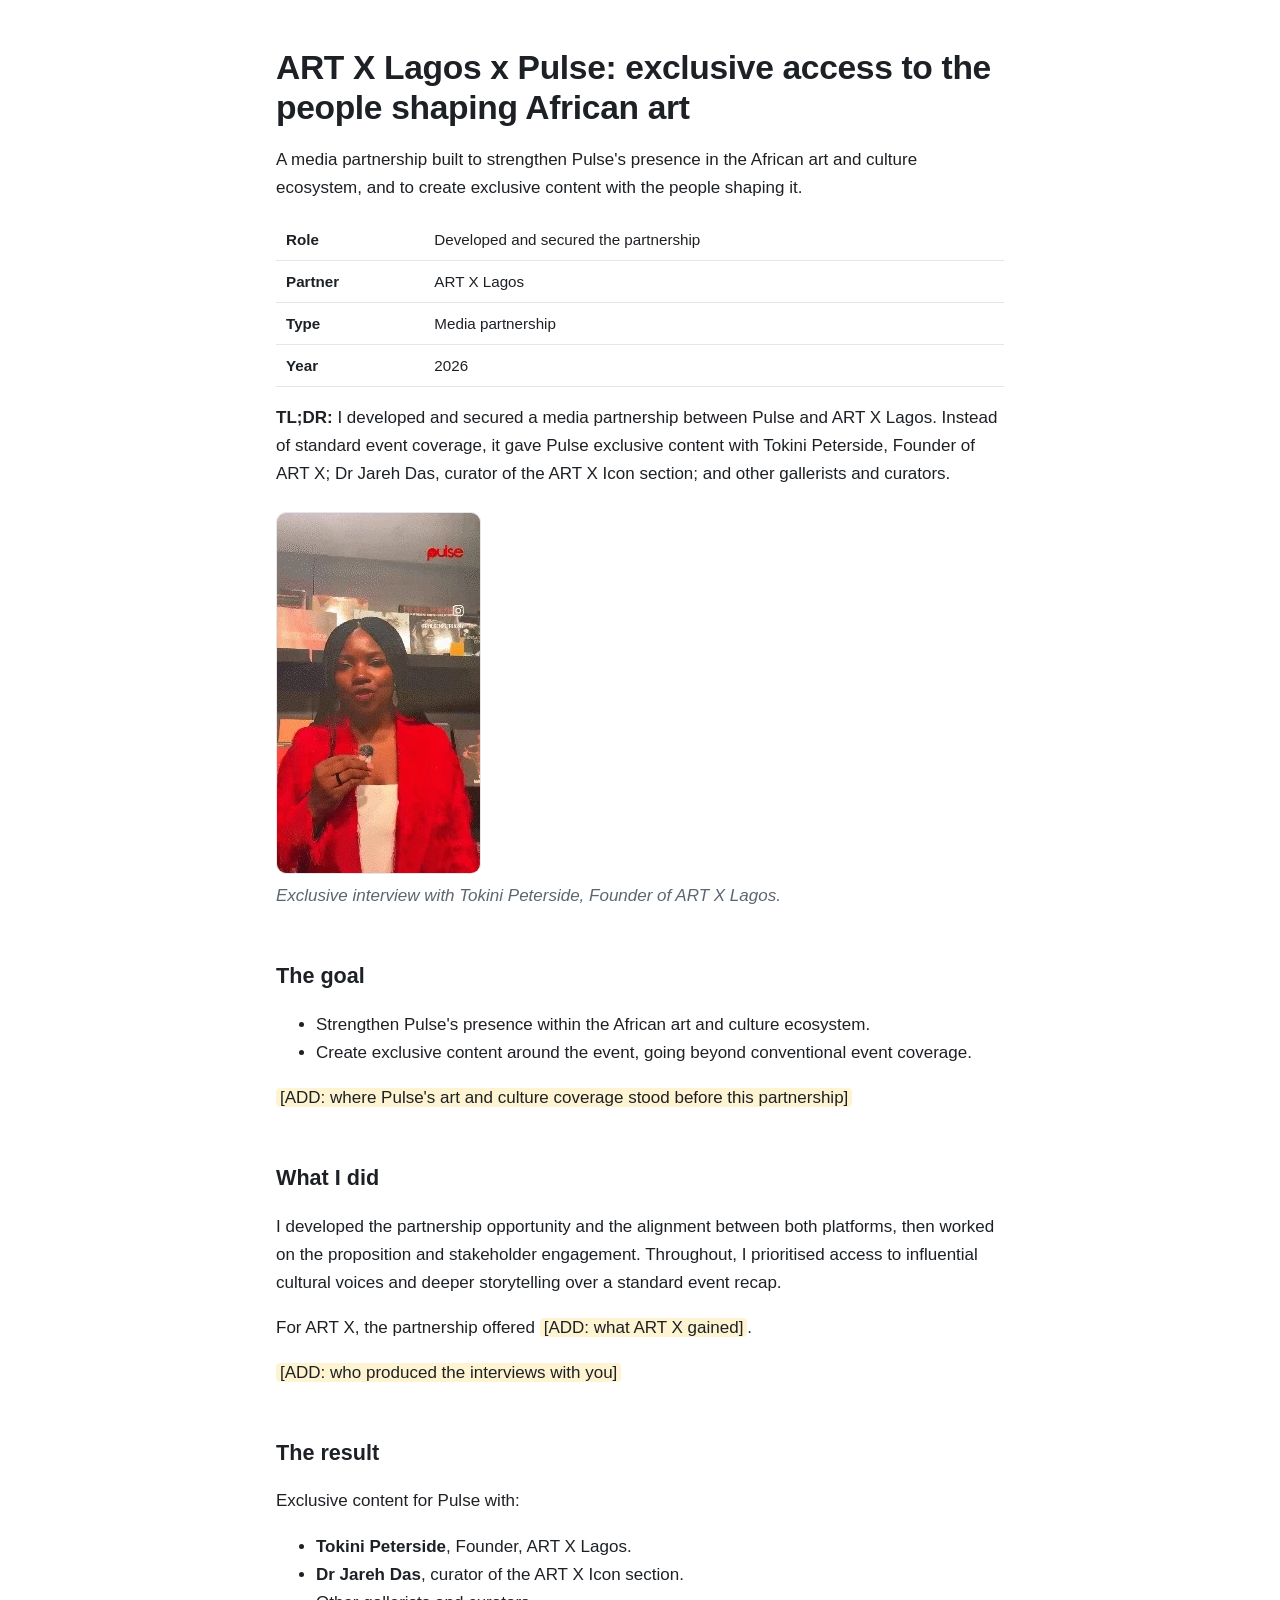
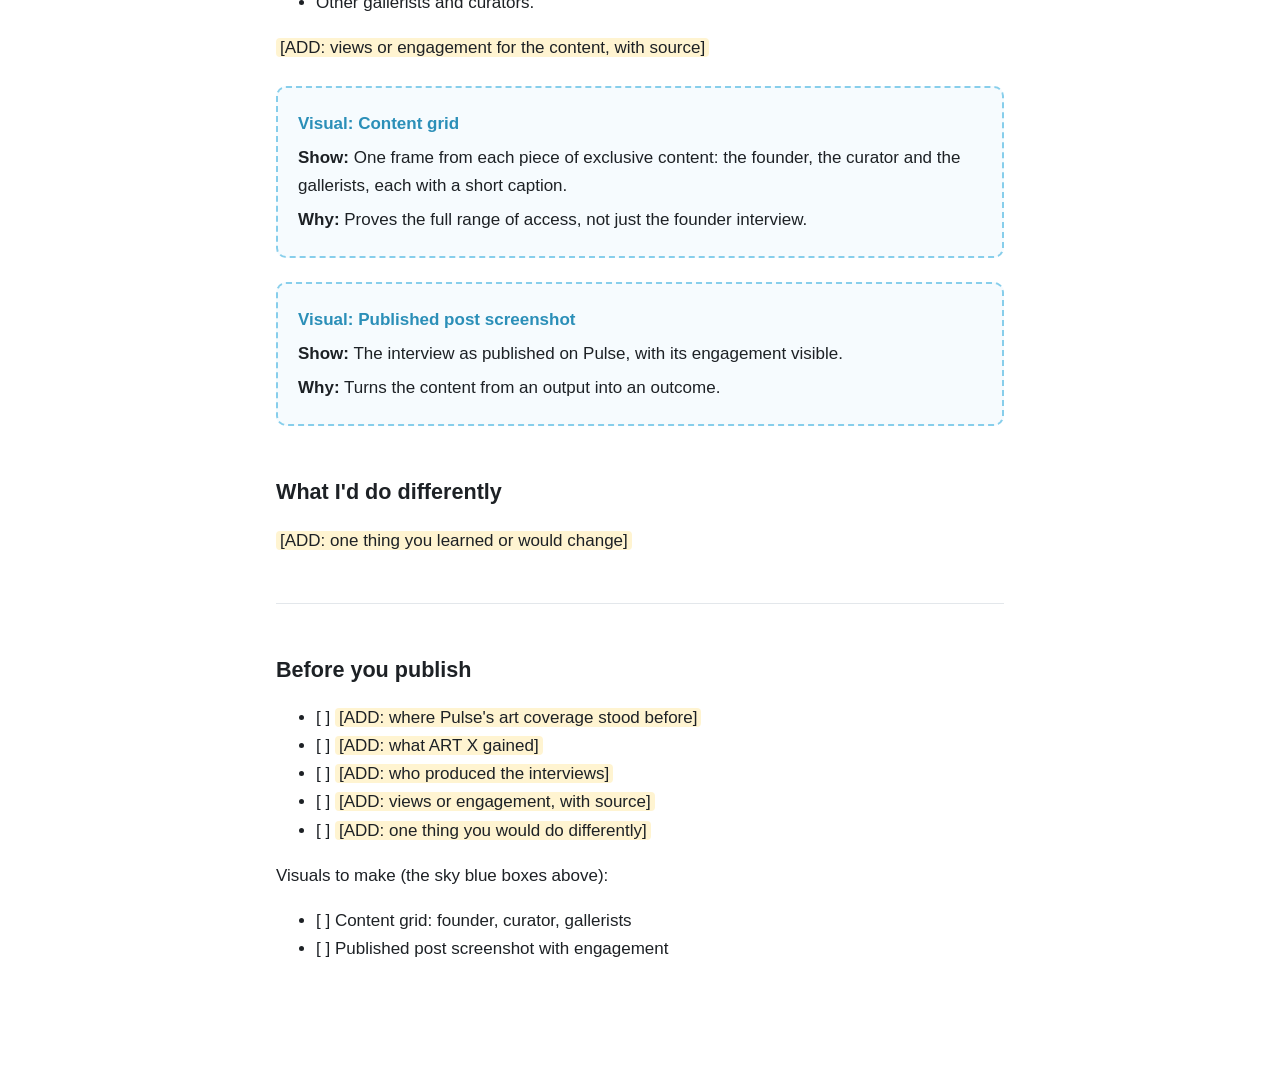
<file: portfolio-review/case-studies/art-x-lagos-case-study.html>
<!doctype html><html lang="en"><head><meta charset="utf-8"><meta name="viewport" content="width=device-width, initial-scale=1"><title>ART X Lagos x Pulse: exclusive access to the people shaping African art</title><style>
:root { --text: #1d2125; --muted: #5c6670; --bg: #ffffff; --line: #e3e7eb; --sky: #87CEEB; }
@media (prefers-color-scheme: dark) {
  :root { --text: #e8ebee; --muted: #a3adb7; --bg: #15181b; --line: #2b3137; }
}
* { box-sizing: border-box; }
body { margin: 0; background: var(--bg); color: var(--text);
  font: 17px/1.65 -apple-system, BlinkMacSystemFont, "Segoe UI", Inter, Roboto, sans-serif; }
main { max-width: 760px; margin: 0 auto; padding: 48px 16px 96px; }
h1 { font-size: 2.1rem; line-height: 1.2; margin: 0 0 8px; letter-spacing: -0.01em; }
h2 { font-size: 1.35rem; margin: 48px 0 12px; }
h3 { font-size: 1.1rem; margin: 32px 0 8px; }
p, li { color: var(--text); }
a { color: inherit; }
img { max-width: 100%; height: auto; border-radius: 10px; border: 1px solid var(--line); display: block; margin: 24px 0 8px; }
em { color: var(--muted); }
table { border-collapse: collapse; width: 100%; margin: 16px 0; font-size: 0.95rem; }
th, td { border-bottom: 1px solid var(--line); padding: 8px 10px; text-align: left; vertical-align: top; }
blockquote { margin: 16px 0; padding: 8px 16px; border-left: 3px solid var(--line); color: var(--muted); }
code { font-size: 0.9em; }
hr { border: 0; border-top: 1px solid var(--line); margin: 48px 0; }
.visual-slot { border: 2px dashed var(--sky) !important; border-radius: 10px !important;
  padding: 16px 20px !important; margin: 24px 0 !important; background: rgba(135, 206, 235, 0.08) !important; }
.visual-slot p { margin: 6px 0; }
.visual-slot p:first-child strong { color: #2b8fb8; text-transform: none; }
@media (prefers-color-scheme: dark) { .visual-slot p:first-child strong { color: var(--sky); } }
.placeholder { background: rgba(255, 196, 0, 0.18); border-radius: 4px; padding: 0 4px; }
</style></head><body><main>
<h1>ART X Lagos x Pulse: exclusive access to the people shaping African art</h1>
<p>A media partnership built to strengthen Pulse's presence in the African art and culture ecosystem, and to create exclusive content with the people shaping it.</p>
<table><tr><td><strong>Role</strong></td><td>Developed and secured the partnership</td></tr><tr><td><strong>Partner</strong></td><td>ART X Lagos</td></tr><tr><td><strong>Type</strong></td><td>Media partnership</td></tr><tr><td><strong>Year</strong></td><td>2026</td></tr></table>
<p><strong>TL;DR:</strong> I developed and secured a media partnership between Pulse and ART X Lagos. Instead of standard event coverage, it gave Pulse exclusive content with Tokini Peterside, Founder of ART X; Dr Jareh Das, curator of the ART X Icon section; and other gallerists and curators.</p>
<p><img alt="Exclusive Pulse interview with Tokini Peterside, Founder of ART X Lagos" src="../../assets/reels/art-x-lagos.webp"> <em>Exclusive interview with Tokini Peterside, Founder of ART X Lagos.</em></p>
<h2>The goal</h2>
<ul><li>Strengthen Pulse's presence within the African art and culture ecosystem.</li><li>Create exclusive content around the event, going beyond conventional event coverage.</li></ul>
<p><span class="placeholder">[ADD: where Pulse's art and culture coverage stood before this partnership]</span></p>
<h2>What I did</h2>
<p>I developed the partnership opportunity and the alignment between both platforms, then worked on the proposition and stakeholder engagement. Throughout, I prioritised access to influential cultural voices and deeper storytelling over a standard event recap.</p>
<p>For ART X, the partnership offered <span class="placeholder">[ADD: what ART X gained]</span>.</p>
<p><span class="placeholder">[ADD: who produced the interviews with you]</span></p>
<h2>The result</h2>
<p>Exclusive content for Pulse with:</p>
<ul><li><strong>Tokini Peterside</strong>, Founder, ART X Lagos.</li><li><strong>Dr Jareh Das</strong>, curator of the ART X Icon section.</li><li>Other gallerists and curators.</li></ul>
<p><span class="placeholder">[ADD: views or engagement for the content, with source]</span></p>
<div class="visual-slot" style="border: 2px dashed #87CEEB; border-radius: 10px; padding: 16px 20px; margin: 24px 0; background: rgba(135, 206, 235, 0.08);">
<p><strong>Visual: Content grid</strong></p>
<p><strong>Show:</strong> One frame from each piece of exclusive content: the founder, the curator and the gallerists, each with a short caption.</p>
<p><strong>Why:</strong> Proves the full range of access, not just the founder interview.</p>
</div>
<div class="visual-slot" style="border: 2px dashed #87CEEB; border-radius: 10px; padding: 16px 20px; margin: 24px 0; background: rgba(135, 206, 235, 0.08);">
<p><strong>Visual: Published post screenshot</strong></p>
<p><strong>Show:</strong> The interview as published on Pulse, with its engagement visible.</p>
<p><strong>Why:</strong> Turns the content from an output into an outcome.</p>
</div>
<h2>What I'd do differently</h2>
<p><span class="placeholder">[ADD: one thing you learned or would change]</span></p>
<hr>
<h2>Before you publish</h2>
<ul><li>[ ] <span class="placeholder">[ADD: where Pulse's art coverage stood before]</span></li><li>[ ] <span class="placeholder">[ADD: what ART X gained]</span></li><li>[ ] <span class="placeholder">[ADD: who produced the interviews]</span></li><li>[ ] <span class="placeholder">[ADD: views or engagement, with source]</span></li><li>[ ] <span class="placeholder">[ADD: one thing you would do differently]</span></li></ul>
<p>Visuals to make (the sky blue boxes above):</p>
<ul><li>[ ] Content grid: founder, curator, gallerists</li><li>[ ] Published post screenshot with engagement</li></ul>
</main></body></html>
</file>
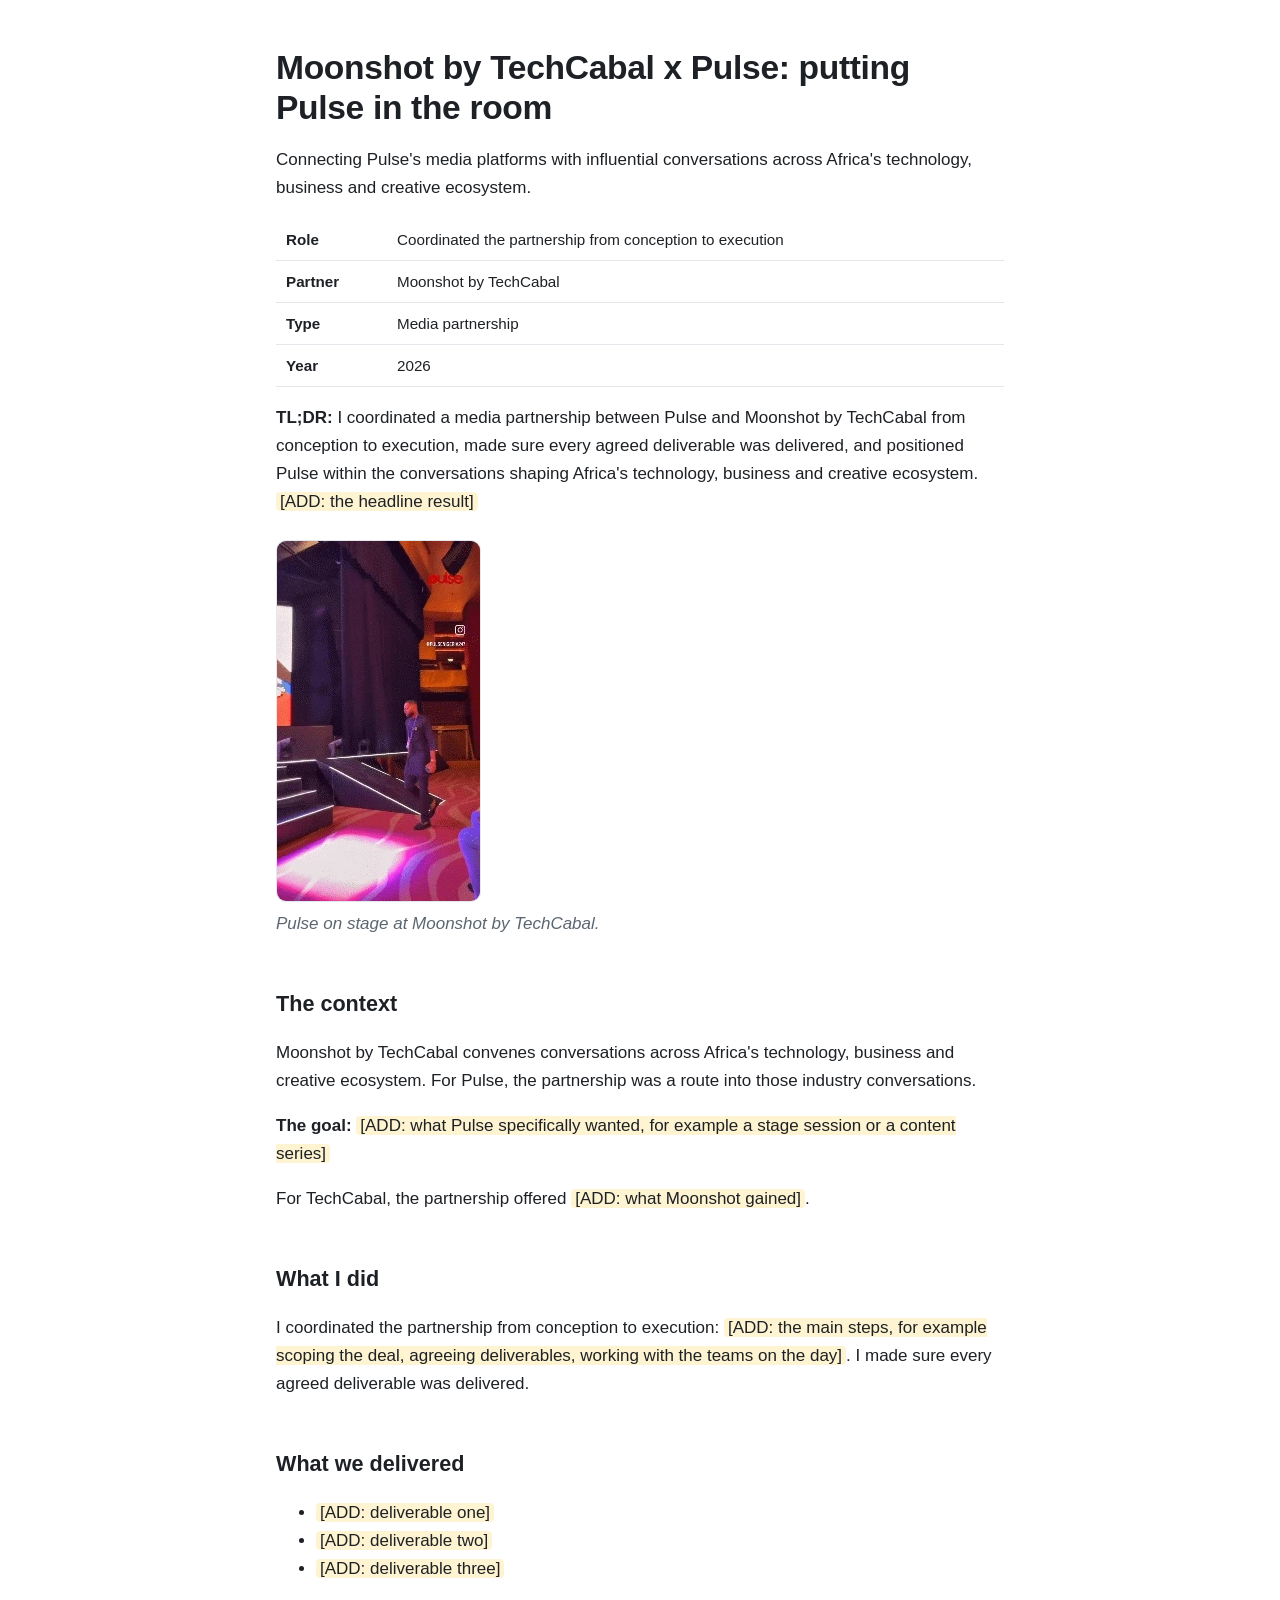
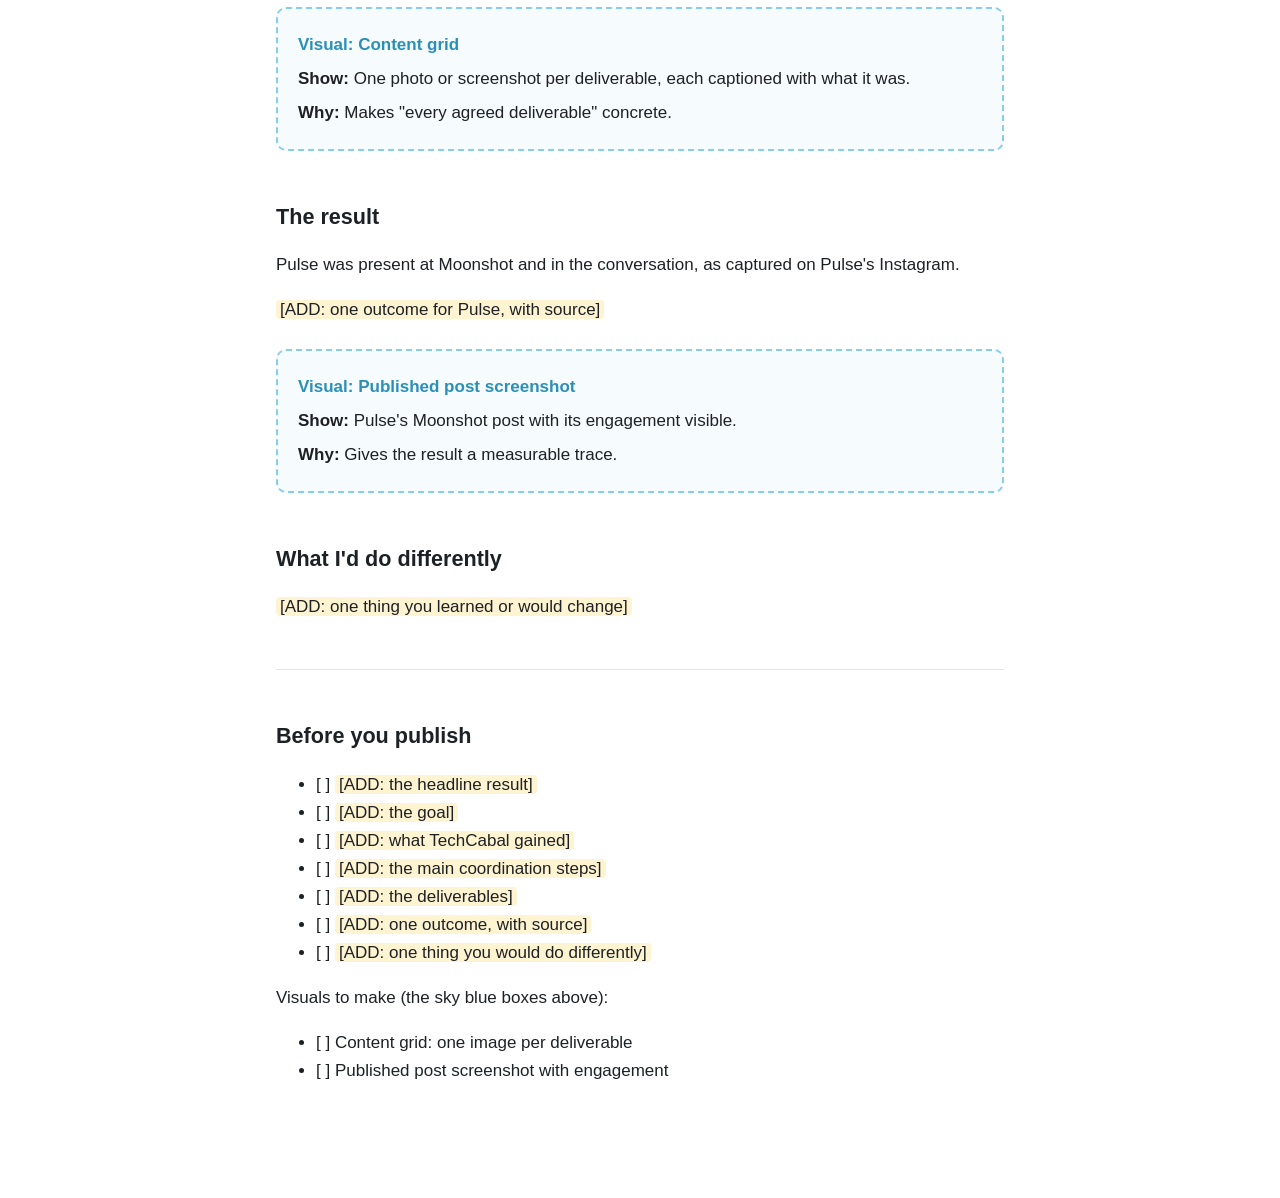
<file: portfolio-review/case-studies/moonshot-techcabal-case-study.html>
<!doctype html><html lang="en"><head><meta charset="utf-8"><meta name="viewport" content="width=device-width, initial-scale=1"><title>Moonshot by TechCabal x Pulse: putting Pulse in the room</title><style>
:root { --text: #1d2125; --muted: #5c6670; --bg: #ffffff; --line: #e3e7eb; --sky: #87CEEB; }
@media (prefers-color-scheme: dark) {
  :root { --text: #e8ebee; --muted: #a3adb7; --bg: #15181b; --line: #2b3137; }
}
* { box-sizing: border-box; }
body { margin: 0; background: var(--bg); color: var(--text);
  font: 17px/1.65 -apple-system, BlinkMacSystemFont, "Segoe UI", Inter, Roboto, sans-serif; }
main { max-width: 760px; margin: 0 auto; padding: 48px 16px 96px; }
h1 { font-size: 2.1rem; line-height: 1.2; margin: 0 0 8px; letter-spacing: -0.01em; }
h2 { font-size: 1.35rem; margin: 48px 0 12px; }
h3 { font-size: 1.1rem; margin: 32px 0 8px; }
p, li { color: var(--text); }
a { color: inherit; }
img { max-width: 100%; height: auto; border-radius: 10px; border: 1px solid var(--line); display: block; margin: 24px 0 8px; }
em { color: var(--muted); }
table { border-collapse: collapse; width: 100%; margin: 16px 0; font-size: 0.95rem; }
th, td { border-bottom: 1px solid var(--line); padding: 8px 10px; text-align: left; vertical-align: top; }
blockquote { margin: 16px 0; padding: 8px 16px; border-left: 3px solid var(--line); color: var(--muted); }
code { font-size: 0.9em; }
hr { border: 0; border-top: 1px solid var(--line); margin: 48px 0; }
.visual-slot { border: 2px dashed var(--sky) !important; border-radius: 10px !important;
  padding: 16px 20px !important; margin: 24px 0 !important; background: rgba(135, 206, 235, 0.08) !important; }
.visual-slot p { margin: 6px 0; }
.visual-slot p:first-child strong { color: #2b8fb8; text-transform: none; }
@media (prefers-color-scheme: dark) { .visual-slot p:first-child strong { color: var(--sky); } }
.placeholder { background: rgba(255, 196, 0, 0.18); border-radius: 4px; padding: 0 4px; }
</style></head><body><main>
<h1>Moonshot by TechCabal x Pulse: putting Pulse in the room</h1>
<p>Connecting Pulse's media platforms with influential conversations across Africa's technology, business and creative ecosystem.</p>
<table><tr><td><strong>Role</strong></td><td>Coordinated the partnership from conception to execution</td></tr><tr><td><strong>Partner</strong></td><td>Moonshot by TechCabal</td></tr><tr><td><strong>Type</strong></td><td>Media partnership</td></tr><tr><td><strong>Year</strong></td><td>2026</td></tr></table>
<p><strong>TL;DR:</strong> I coordinated a media partnership between Pulse and Moonshot by TechCabal from conception to execution, made sure every agreed deliverable was delivered, and positioned Pulse within the conversations shaping Africa's technology, business and creative ecosystem. <span class="placeholder">[ADD: the headline result]</span></p>
<p><img alt="Pulse on stage at Moonshot by TechCabal" src="../../assets/reels/moonshot-techcabal.webp"> <em>Pulse on stage at Moonshot by TechCabal.</em></p>
<h2>The context</h2>
<p>Moonshot by TechCabal convenes conversations across Africa's technology, business and creative ecosystem. For Pulse, the partnership was a route into those industry conversations.</p>
<p><strong>The goal:</strong> <span class="placeholder">[ADD: what Pulse specifically wanted, for example a stage session or a content series]</span></p>
<p>For TechCabal, the partnership offered <span class="placeholder">[ADD: what Moonshot gained]</span>.</p>
<h2>What I did</h2>
<p>I coordinated the partnership from conception to execution: <span class="placeholder">[ADD: the main steps, for example scoping the deal, agreeing deliverables, working with the teams on the day]</span>. I made sure every agreed deliverable was delivered.</p>
<h2>What we delivered</h2>
<ul><li><span class="placeholder">[ADD: deliverable one]</span></li><li><span class="placeholder">[ADD: deliverable two]</span></li><li><span class="placeholder">[ADD: deliverable three]</span></li></ul>
<div class="visual-slot" style="border: 2px dashed #87CEEB; border-radius: 10px; padding: 16px 20px; margin: 24px 0; background: rgba(135, 206, 235, 0.08);">
<p><strong>Visual: Content grid</strong></p>
<p><strong>Show:</strong> One photo or screenshot per deliverable, each captioned with what it was.</p>
<p><strong>Why:</strong> Makes "every agreed deliverable" concrete.</p>
</div>
<h2>The result</h2>
<p>Pulse was present at Moonshot and in the conversation, as captured on Pulse's Instagram.</p>
<p><span class="placeholder">[ADD: one outcome for Pulse, with source]</span></p>
<div class="visual-slot" style="border: 2px dashed #87CEEB; border-radius: 10px; padding: 16px 20px; margin: 24px 0; background: rgba(135, 206, 235, 0.08);">
<p><strong>Visual: Published post screenshot</strong></p>
<p><strong>Show:</strong> Pulse's Moonshot post with its engagement visible.</p>
<p><strong>Why:</strong> Gives the result a measurable trace.</p>
</div>
<h2>What I'd do differently</h2>
<p><span class="placeholder">[ADD: one thing you learned or would change]</span></p>
<hr>
<h2>Before you publish</h2>
<ul><li>[ ] <span class="placeholder">[ADD: the headline result]</span></li><li>[ ] <span class="placeholder">[ADD: the goal]</span></li><li>[ ] <span class="placeholder">[ADD: what TechCabal gained]</span></li><li>[ ] <span class="placeholder">[ADD: the main coordination steps]</span></li><li>[ ] <span class="placeholder">[ADD: the deliverables]</span></li><li>[ ] <span class="placeholder">[ADD: one outcome, with source]</span></li><li>[ ] <span class="placeholder">[ADD: one thing you would do differently]</span></li></ul>
<p>Visuals to make (the sky blue boxes above):</p>
<ul><li>[ ] Content grid: one image per deliverable</li><li>[ ] Published post screenshot with engagement</li></ul>
</main></body></html>
</file>
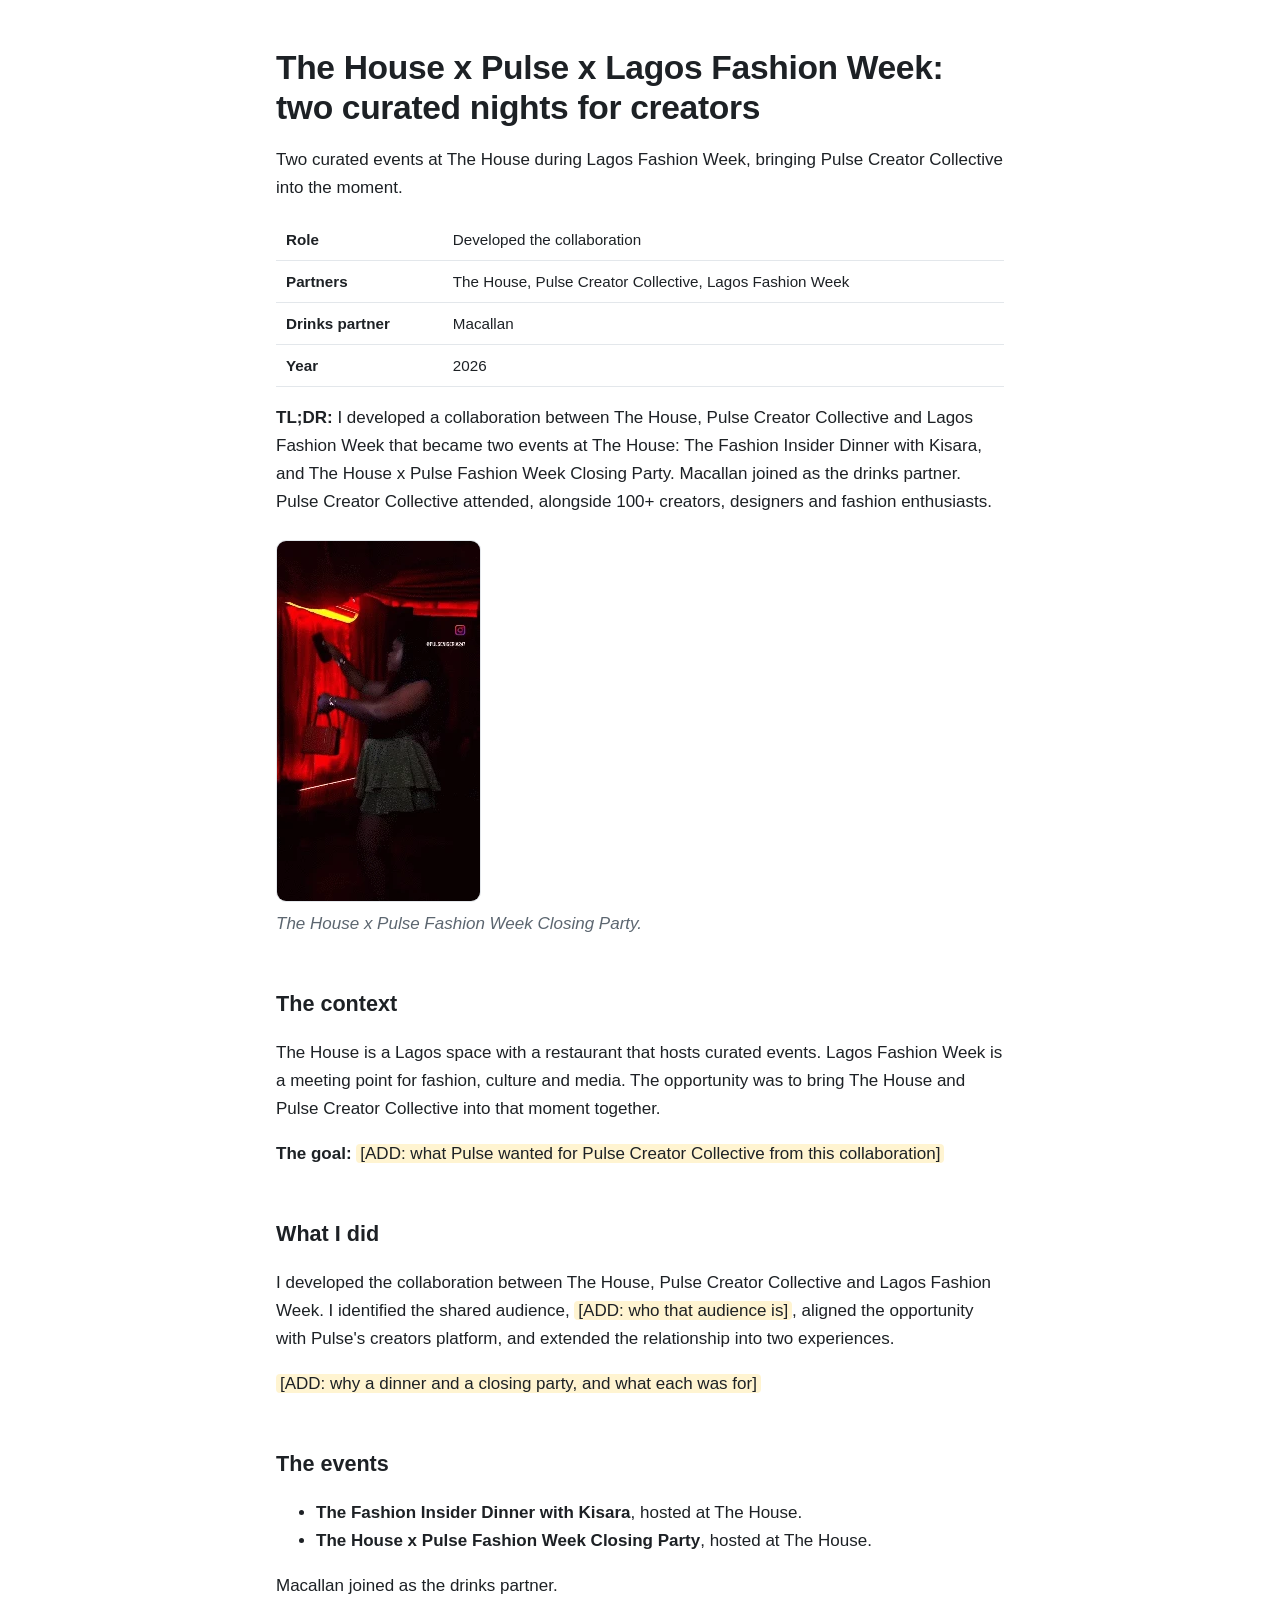
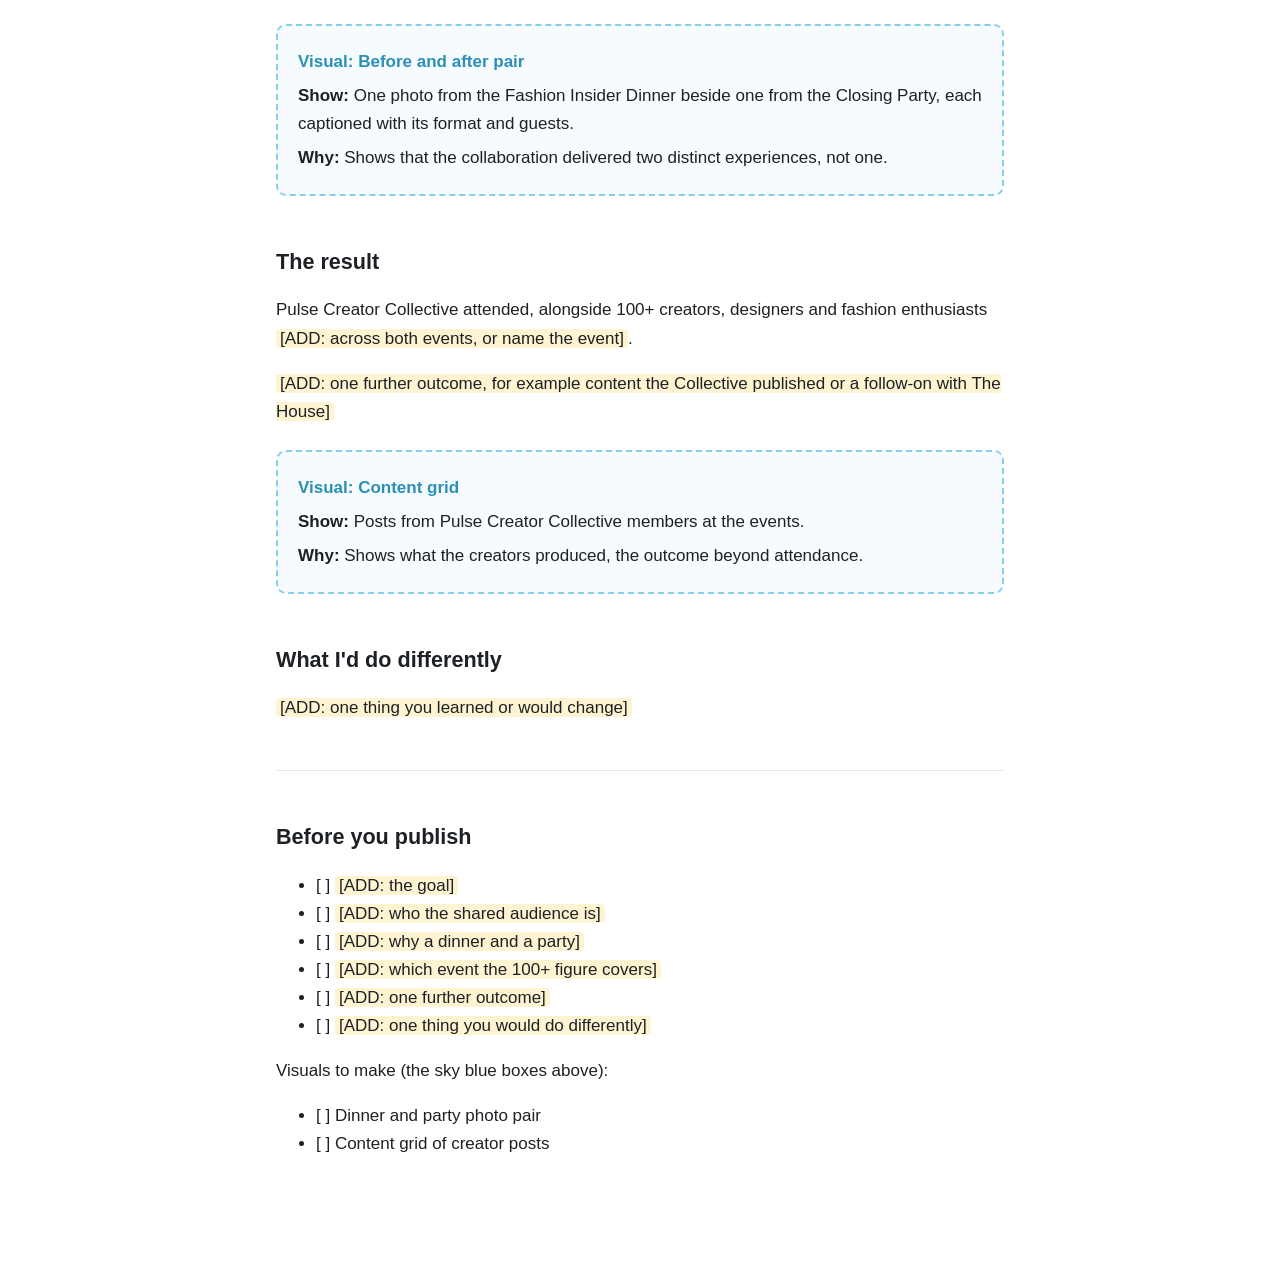
<file: portfolio-review/case-studies/the-house-lagos-fashion-week-case-study.html>
<!doctype html><html lang="en"><head><meta charset="utf-8"><meta name="viewport" content="width=device-width, initial-scale=1"><title>The House x Pulse x Lagos Fashion Week: two curated nights for creators</title><style>
:root { --text: #1d2125; --muted: #5c6670; --bg: #ffffff; --line: #e3e7eb; --sky: #87CEEB; }
@media (prefers-color-scheme: dark) {
  :root { --text: #e8ebee; --muted: #a3adb7; --bg: #15181b; --line: #2b3137; }
}
* { box-sizing: border-box; }
body { margin: 0; background: var(--bg); color: var(--text);
  font: 17px/1.65 -apple-system, BlinkMacSystemFont, "Segoe UI", Inter, Roboto, sans-serif; }
main { max-width: 760px; margin: 0 auto; padding: 48px 16px 96px; }
h1 { font-size: 2.1rem; line-height: 1.2; margin: 0 0 8px; letter-spacing: -0.01em; }
h2 { font-size: 1.35rem; margin: 48px 0 12px; }
h3 { font-size: 1.1rem; margin: 32px 0 8px; }
p, li { color: var(--text); }
a { color: inherit; }
img { max-width: 100%; height: auto; border-radius: 10px; border: 1px solid var(--line); display: block; margin: 24px 0 8px; }
em { color: var(--muted); }
table { border-collapse: collapse; width: 100%; margin: 16px 0; font-size: 0.95rem; }
th, td { border-bottom: 1px solid var(--line); padding: 8px 10px; text-align: left; vertical-align: top; }
blockquote { margin: 16px 0; padding: 8px 16px; border-left: 3px solid var(--line); color: var(--muted); }
code { font-size: 0.9em; }
hr { border: 0; border-top: 1px solid var(--line); margin: 48px 0; }
.visual-slot { border: 2px dashed var(--sky) !important; border-radius: 10px !important;
  padding: 16px 20px !important; margin: 24px 0 !important; background: rgba(135, 206, 235, 0.08) !important; }
.visual-slot p { margin: 6px 0; }
.visual-slot p:first-child strong { color: #2b8fb8; text-transform: none; }
@media (prefers-color-scheme: dark) { .visual-slot p:first-child strong { color: var(--sky); } }
.placeholder { background: rgba(255, 196, 0, 0.18); border-radius: 4px; padding: 0 4px; }
</style></head><body><main>
<h1>The House x Pulse x Lagos Fashion Week: two curated nights for creators</h1>
<p>Two curated events at The House during Lagos Fashion Week, bringing Pulse Creator Collective into the moment.</p>
<table><tr><td><strong>Role</strong></td><td>Developed the collaboration</td></tr><tr><td><strong>Partners</strong></td><td>The House, Pulse Creator Collective, Lagos Fashion Week</td></tr><tr><td><strong>Drinks partner</strong></td><td>Macallan</td></tr><tr><td><strong>Year</strong></td><td>2026</td></tr></table>
<p><strong>TL;DR:</strong> I developed a collaboration between The House, Pulse Creator Collective and Lagos Fashion Week that became two events at The House: The Fashion Insider Dinner with Kisara, and The House x Pulse Fashion Week Closing Party. Macallan joined as the drinks partner. Pulse Creator Collective attended, alongside 100+ creators, designers and fashion enthusiasts.</p>
<p><img alt="The House x Pulse Fashion Week Closing Party" src="../../assets/reels/the-house-lagos-fashion-week.webp"> <em>The House x Pulse Fashion Week Closing Party.</em></p>
<h2>The context</h2>
<p>The House is a Lagos space with a restaurant that hosts curated events. Lagos Fashion Week is a meeting point for fashion, culture and media. The opportunity was to bring The House and Pulse Creator Collective into that moment together.</p>
<p><strong>The goal:</strong> <span class="placeholder">[ADD: what Pulse wanted for Pulse Creator Collective from this collaboration]</span></p>
<h2>What I did</h2>
<p>I developed the collaboration between The House, Pulse Creator Collective and Lagos Fashion Week. I identified the shared audience, <span class="placeholder">[ADD: who that audience is]</span>, aligned the opportunity with Pulse's creators platform, and extended the relationship into two experiences.</p>
<p><span class="placeholder">[ADD: why a dinner and a closing party, and what each was for]</span></p>
<h2>The events</h2>
<ul><li><strong>The Fashion Insider Dinner with Kisara</strong>, hosted at The House.</li><li><strong>The House x Pulse Fashion Week Closing Party</strong>, hosted at The House.</li></ul>
<p>Macallan joined as the drinks partner.</p>
<div class="visual-slot" style="border: 2px dashed #87CEEB; border-radius: 10px; padding: 16px 20px; margin: 24px 0; background: rgba(135, 206, 235, 0.08);">
<p><strong>Visual: Before and after pair</strong></p>
<p><strong>Show:</strong> One photo from the Fashion Insider Dinner beside one from the Closing Party, each captioned with its format and guests.</p>
<p><strong>Why:</strong> Shows that the collaboration delivered two distinct experiences, not one.</p>
</div>
<h2>The result</h2>
<p>Pulse Creator Collective attended, alongside 100+ creators, designers and fashion enthusiasts <span class="placeholder">[ADD: across both events, or name the event]</span>.</p>
<p><span class="placeholder">[ADD: one further outcome, for example content the Collective published or a follow-on with The House]</span></p>
<div class="visual-slot" style="border: 2px dashed #87CEEB; border-radius: 10px; padding: 16px 20px; margin: 24px 0; background: rgba(135, 206, 235, 0.08);">
<p><strong>Visual: Content grid</strong></p>
<p><strong>Show:</strong> Posts from Pulse Creator Collective members at the events.</p>
<p><strong>Why:</strong> Shows what the creators produced, the outcome beyond attendance.</p>
</div>
<h2>What I'd do differently</h2>
<p><span class="placeholder">[ADD: one thing you learned or would change]</span></p>
<hr>
<h2>Before you publish</h2>
<ul><li>[ ] <span class="placeholder">[ADD: the goal]</span></li><li>[ ] <span class="placeholder">[ADD: who the shared audience is]</span></li><li>[ ] <span class="placeholder">[ADD: why a dinner and a party]</span></li><li>[ ] <span class="placeholder">[ADD: which event the 100+ figure covers]</span></li><li>[ ] <span class="placeholder">[ADD: one further outcome]</span></li><li>[ ] <span class="placeholder">[ADD: one thing you would do differently]</span></li></ul>
<p>Visuals to make (the sky blue boxes above):</p>
<ul><li>[ ] Dinner and party photo pair</li><li>[ ] Content grid of creator posts</li></ul>
</main></body></html>
</file>
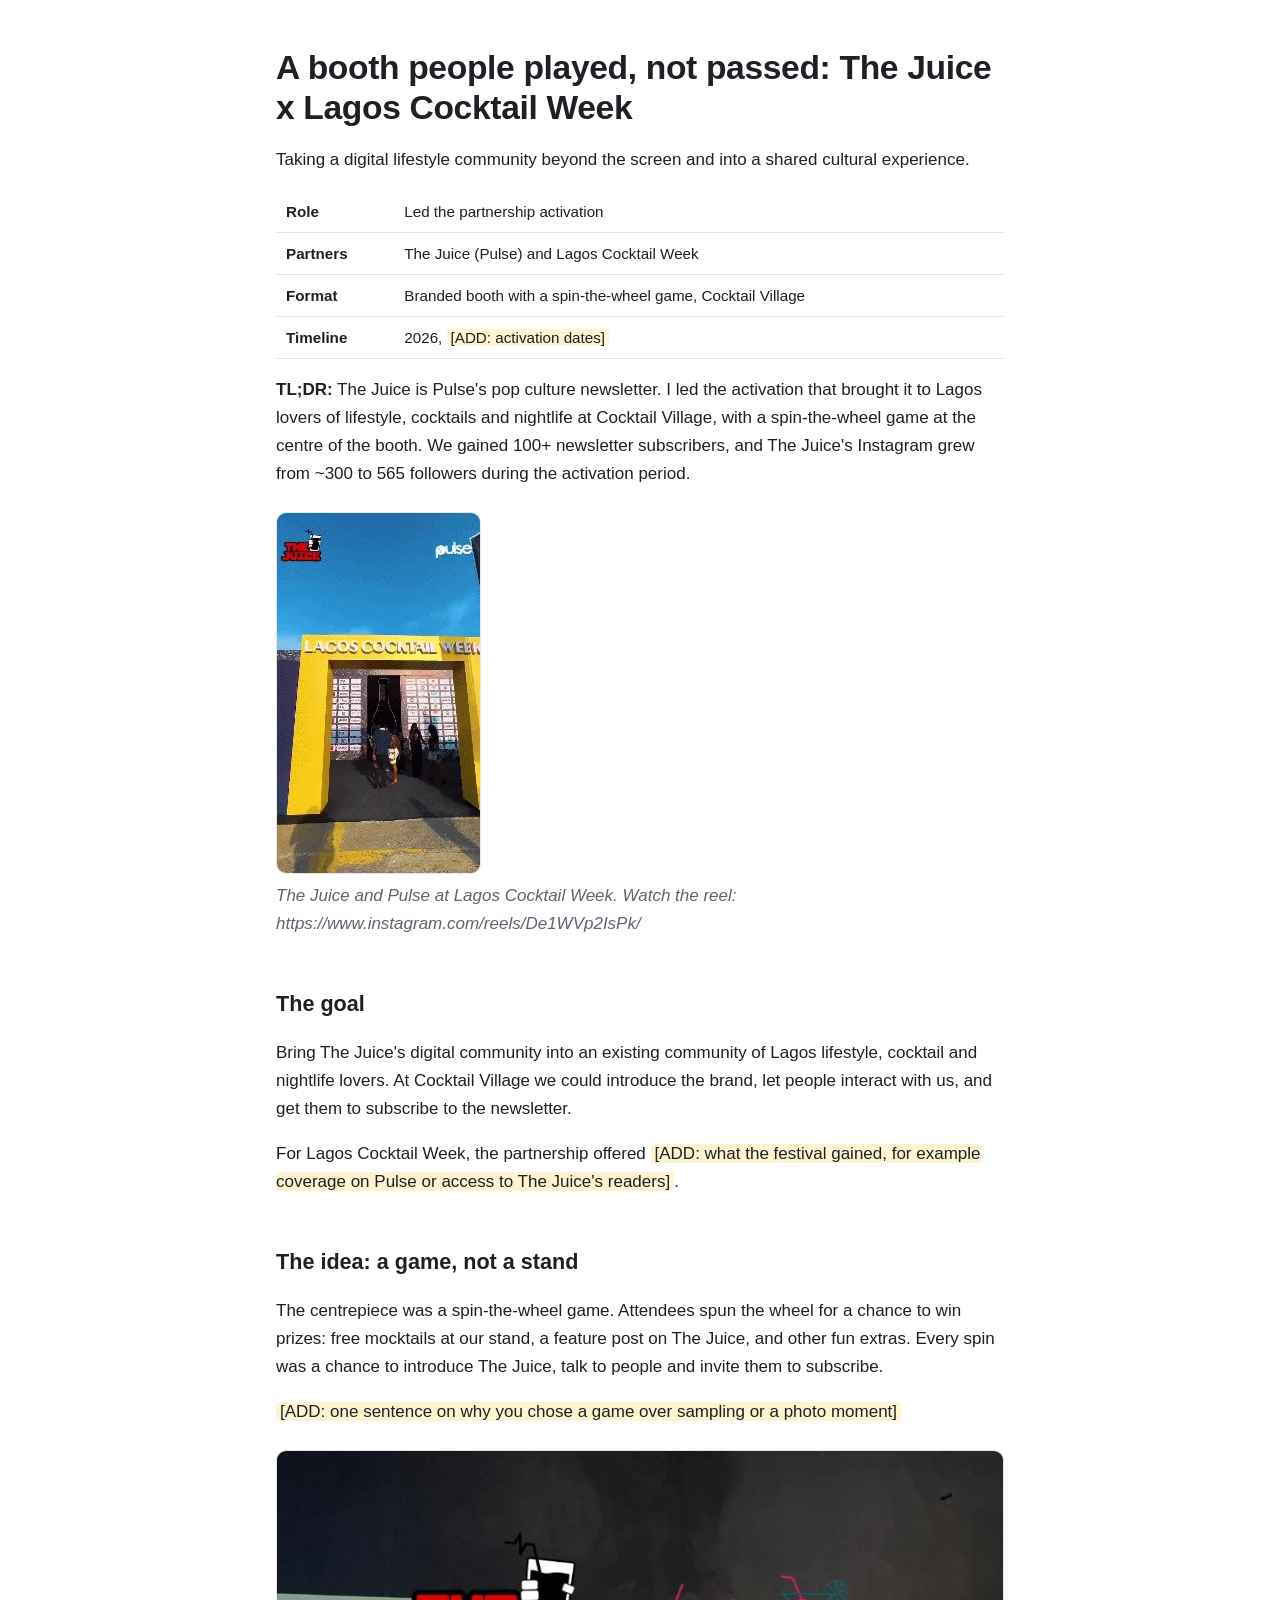
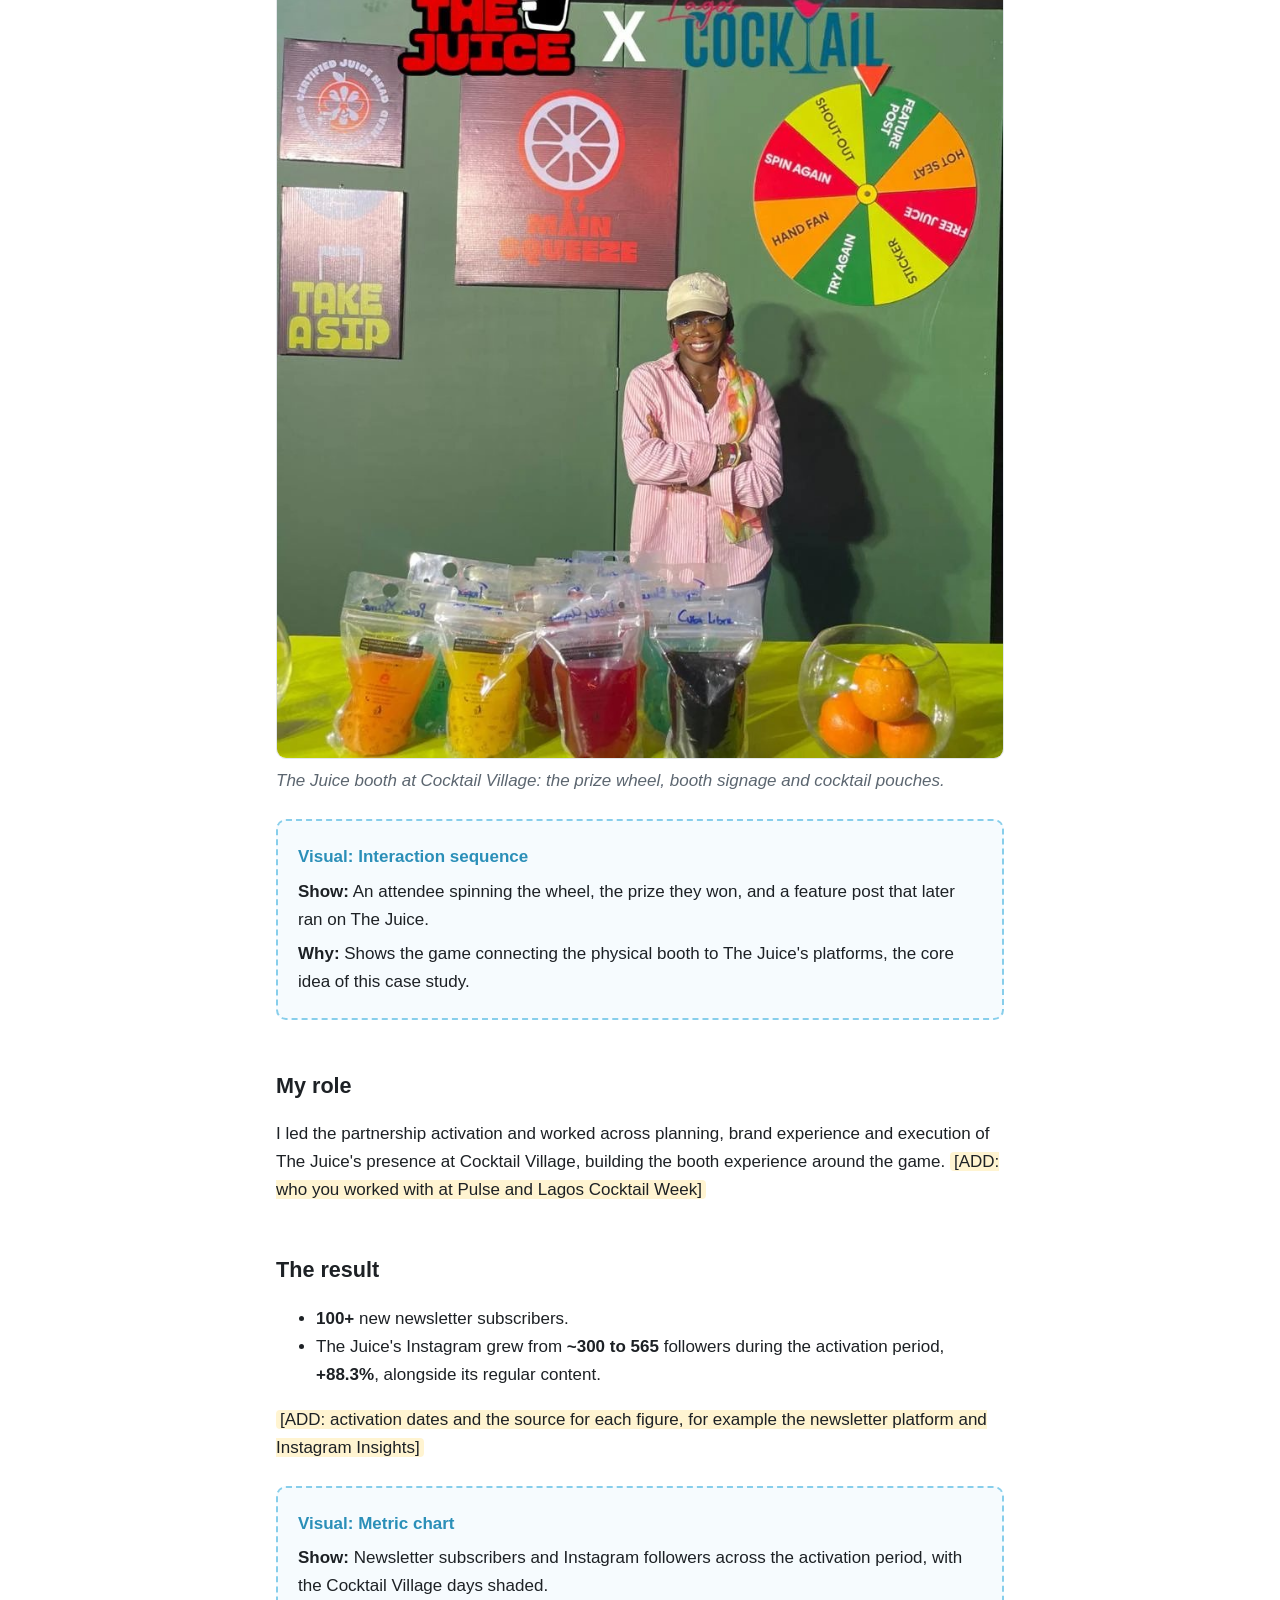
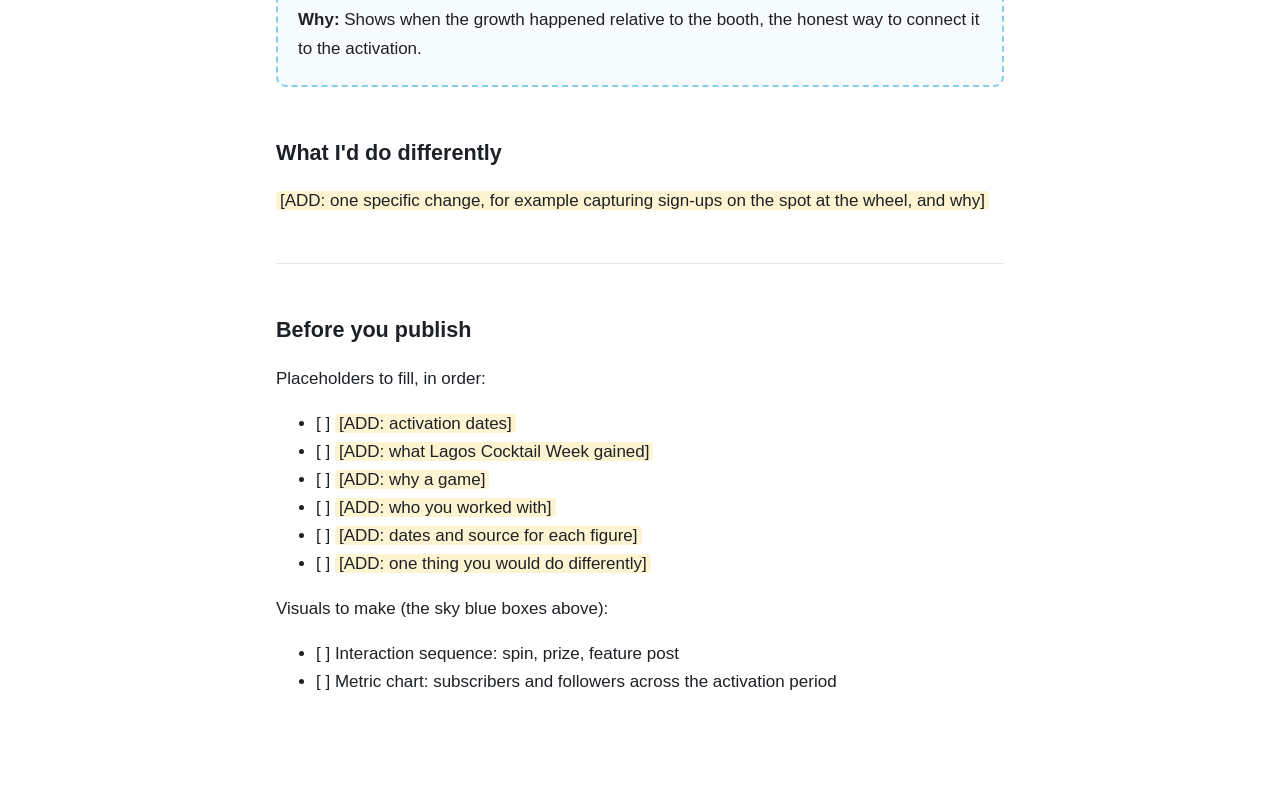
<file: portfolio-review/case-studies/the-juice-lagos-cocktail-week-case-study.html>
<!doctype html><html lang="en"><head><meta charset="utf-8"><meta name="viewport" content="width=device-width, initial-scale=1"><title>A booth people played, not passed: The Juice x Lagos Cocktail Week</title><style>
:root { --text: #1d2125; --muted: #5c6670; --bg: #ffffff; --line: #e3e7eb; --sky: #87CEEB; }
@media (prefers-color-scheme: dark) {
  :root { --text: #e8ebee; --muted: #a3adb7; --bg: #15181b; --line: #2b3137; }
}
* { box-sizing: border-box; }
body { margin: 0; background: var(--bg); color: var(--text);
  font: 17px/1.65 -apple-system, BlinkMacSystemFont, "Segoe UI", Inter, Roboto, sans-serif; }
main { max-width: 760px; margin: 0 auto; padding: 48px 16px 96px; }
h1 { font-size: 2.1rem; line-height: 1.2; margin: 0 0 8px; letter-spacing: -0.01em; }
h2 { font-size: 1.35rem; margin: 48px 0 12px; }
h3 { font-size: 1.1rem; margin: 32px 0 8px; }
p, li { color: var(--text); }
a { color: inherit; }
img { max-width: 100%; height: auto; border-radius: 10px; border: 1px solid var(--line); display: block; margin: 24px 0 8px; }
em { color: var(--muted); }
table { border-collapse: collapse; width: 100%; margin: 16px 0; font-size: 0.95rem; }
th, td { border-bottom: 1px solid var(--line); padding: 8px 10px; text-align: left; vertical-align: top; }
blockquote { margin: 16px 0; padding: 8px 16px; border-left: 3px solid var(--line); color: var(--muted); }
code { font-size: 0.9em; }
hr { border: 0; border-top: 1px solid var(--line); margin: 48px 0; }
.visual-slot { border: 2px dashed var(--sky) !important; border-radius: 10px !important;
  padding: 16px 20px !important; margin: 24px 0 !important; background: rgba(135, 206, 235, 0.08) !important; }
.visual-slot p { margin: 6px 0; }
.visual-slot p:first-child strong { color: #2b8fb8; text-transform: none; }
@media (prefers-color-scheme: dark) { .visual-slot p:first-child strong { color: var(--sky); } }
.placeholder { background: rgba(255, 196, 0, 0.18); border-radius: 4px; padding: 0 4px; }
</style></head><body><main>
<h1>A booth people played, not passed: The Juice x Lagos Cocktail Week</h1>
<p>Taking a digital lifestyle community beyond the screen and into a shared cultural experience.</p>
<table><tr><td><strong>Role</strong></td><td>Led the partnership activation</td></tr><tr><td><strong>Partners</strong></td><td>The Juice (Pulse) and Lagos Cocktail Week</td></tr><tr><td><strong>Format</strong></td><td>Branded booth with a spin-the-wheel game, Cocktail Village</td></tr><tr><td><strong>Timeline</strong></td><td>2026, <span class="placeholder">[ADD: activation dates]</span></td></tr></table>
<p><strong>TL;DR:</strong> The Juice is Pulse's pop culture newsletter. I led the activation that brought it to Lagos lovers of lifestyle, cocktails and nightlife at Cocktail Village, with a spin-the-wheel game at the centre of the booth. We gained 100+ newsletter subscribers, and The Juice's Instagram grew from ~300 to 565 followers during the activation period.</p>
<p><img alt="The Juice and Pulse at the Lagos Cocktail Week entrance" src="../../assets/reels/the-juice-lagos-cocktail-week.webp"> <em>The Juice and Pulse at Lagos Cocktail Week. Watch the reel: https://www.instagram.com/reels/De1WVp2IsPk/</em></p>
<h2>The goal</h2>
<p>Bring The Juice's digital community into an existing community of Lagos lifestyle, cocktail and nightlife lovers. At Cocktail Village we could introduce the brand, let people interact with us, and get them to subscribe to the newsletter.</p>
<p>For Lagos Cocktail Week, the partnership offered <span class="placeholder">[ADD: what the festival gained, for example coverage on Pulse or access to The Juice's readers]</span>.</p>
<h2>The idea: a game, not a stand</h2>
<p>The centrepiece was a spin-the-wheel game. Attendees spun the wheel for a chance to win prizes: free mocktails at our stand, a feature post on The Juice, and other fun extras. Every spin was a chance to introduce The Juice, talk to people and invite them to subscribe.</p>
<p><span class="placeholder">[ADD: one sentence on why you chose a game over sampling or a photo moment]</span></p>
<p><img alt="Oluwatoni at The Juice booth with the spin-the-wheel game" src="../../assets/img/oluwatoni-the-juice-booth.jpg"> <em>The Juice booth at Cocktail Village: the prize wheel, booth signage and cocktail pouches.</em></p>
<div class="visual-slot" style="border: 2px dashed #87CEEB; border-radius: 10px; padding: 16px 20px; margin: 24px 0; background: rgba(135, 206, 235, 0.08);">
<p><strong>Visual: Interaction sequence</strong></p>
<p><strong>Show:</strong> An attendee spinning the wheel, the prize they won, and a feature post that later ran on The Juice.</p>
<p><strong>Why:</strong> Shows the game connecting the physical booth to The Juice's platforms, the core idea of this case study.</p>
</div>
<h2>My role</h2>
<p>I led the partnership activation and worked across planning, brand experience and execution of The Juice's presence at Cocktail Village, building the booth experience around the game. <span class="placeholder">[ADD: who you worked with at Pulse and Lagos Cocktail Week]</span></p>
<h2>The result</h2>
<ul><li><strong>100+</strong> new newsletter subscribers.</li><li>The Juice's Instagram grew from <strong>~300 to 565</strong> followers during the activation period, <strong>+88.3%</strong>, alongside its regular content.</li></ul>
<p><span class="placeholder">[ADD: activation dates and the source for each figure, for example the newsletter platform and Instagram Insights]</span></p>
<div class="visual-slot" style="border: 2px dashed #87CEEB; border-radius: 10px; padding: 16px 20px; margin: 24px 0; background: rgba(135, 206, 235, 0.08);">
<p><strong>Visual: Metric chart</strong></p>
<p><strong>Show:</strong> Newsletter subscribers and Instagram followers across the activation period, with the Cocktail Village days shaded.</p>
<p><strong>Why:</strong> Shows when the growth happened relative to the booth, the honest way to connect it to the activation.</p>
</div>
<h2>What I'd do differently</h2>
<p><span class="placeholder">[ADD: one specific change, for example capturing sign-ups on the spot at the wheel, and why]</span></p>
<hr>
<h2>Before you publish</h2>
<p>Placeholders to fill, in order:</p>
<ul><li>[ ] <span class="placeholder">[ADD: activation dates]</span></li><li>[ ] <span class="placeholder">[ADD: what Lagos Cocktail Week gained]</span></li><li>[ ] <span class="placeholder">[ADD: why a game]</span></li><li>[ ] <span class="placeholder">[ADD: who you worked with]</span></li><li>[ ] <span class="placeholder">[ADD: dates and source for each figure]</span></li><li>[ ] <span class="placeholder">[ADD: one thing you would do differently]</span></li></ul>
<p>Visuals to make (the sky blue boxes above):</p>
<ul><li>[ ] Interaction sequence: spin, prize, feature post</li><li>[ ] Metric chart: subscribers and followers across the activation period</li></ul>
</main></body></html>
</file>
<file: css/style.css>
/* =========================================================
   Vee — Brand Strategist portfolio (v2)
   Palette & type kept from v1: warm cream canvas, pastel accents,
   ink, orange spark; Inter + Instrument Serif italic.
   Layout & motion drawn from a wider reference set:
   split hero + portrait (Growthcraft, Arden), changelog ticker (AppDebut),
   scroll-lit statement (Selene), giant numerals (Growthcraft),
   stacked sticky work cards (Athos), stat band (Kiln),
   priced service grid (Arden, Daniel Cross), dark timeline (AppDebut, Trend),
   giant footer CTA + wordmark (Daniel Cross, AppDebut).
   ========================================================= */

:root {
  --bg: #f5e8e1;
  --bg-2: #efddd4;
  --card: #faf1ec;
  --paper: #fdf7f3;
  --ink: #3a241e;
  --ink-2: #4a3029;
  --muted: #76625b;
  --muted-2: #a08c84;
  --line: rgba(58, 36, 30, 0.10);
  --line-2: rgba(58, 36, 30, 0.16);
  --on-ink: #fdf7f3;
  --dark-surface: #2b1b16;
  --nav-glass: rgba(250, 241, 236, 0.8);
  --glass: rgba(253, 247, 243, 0.86);
  --chip-bg: rgba(255, 255, 255, 0.6);
  --dim-text: rgba(58, 36, 30, 0.68);
  --dim-text-2: rgba(58, 36, 30, 0.6);

  --sage: #dfeee4;
  --sage-2: #b5d4a0;
  --peach: #f9dcc4;
  --peach-2: #fbe8d8;
  --lav: #e7e2f6;
  --sky: #dde9f4;
  --blush: #fde7ea;
  --accent: #b0606e;
  --accent-2: #9c4a58;
  --green: #3dba6f;

  --sans: "Inter", ui-sans-serif, system-ui, -apple-system, "Segoe UI", sans-serif;
  --serif: "Instrument Serif", "Times New Roman", serif;

  --r: 18px;
  --r-lg: 28px;
  --sh-sm: 0 1px 2px rgba(20, 20, 19, 0.05), 0 2px 8px rgba(20, 20, 19, 0.04);
  --sh: 0 2px 4px rgba(20, 20, 19, 0.04), 0 14px 34px -10px rgba(20, 20, 19, 0.16);
  --sh-lg: 0 40px 80px -30px rgba(20, 20, 19, 0.35), 0 10px 24px -8px rgba(20, 20, 19, 0.1);
  --ease: cubic-bezier(0.22, 1, 0.36, 1);
  --ease-out: cubic-bezier(0.16, 1, 0.3, 1);
  --max: 1240px;
  --g: clamp(16px, 4vw, 48px);
  --rose: #9c4a58;
  --rose-soft: #ecc1c8;
}

*, *::before, *::after { box-sizing: border-box; }
html { scroll-behavior: smooth; -webkit-text-size-adjust: 100%; }
body {
  margin: 0; background: var(--bg); color: var(--ink);
  font: 400 16px/1.55 var(--sans); letter-spacing: -0.011em;
  font-optical-sizing: auto; -webkit-font-smoothing: antialiased; overflow-x: hidden;
}
img { display: block; max-width: 100%; }
a { color: inherit; text-decoration: none; }
em { font-family: var(--serif); font-style: italic; font-weight: 400; letter-spacing: -0.015em; }
::selection { background: var(--ink); color: var(--bg); }

.wrap { max-width: var(--max); margin: 0 auto; padding-left: var(--g); padding-right: var(--g); }
.section { padding-top: clamp(96px, 12vw, 168px); }

/* ---------- Type ---------- */
.display { margin: 0; font-size: clamp(46px, 6.6vw, 96px); font-weight: 500; line-height: 0.98; letter-spacing: -0.055em; text-wrap: balance; }
.h2 { margin: 0; font-size: clamp(36px, 4.8vw, 64px); font-weight: 500; line-height: 1.02; letter-spacing: -0.05em; text-wrap: balance; }
.display em, .h2 em { font-size: 1.06em; letter-spacing: -0.025em; }
.eyebrow { margin: 0 0 18px; display: inline-flex; align-items: center; gap: 10px; font-size: 12px; font-weight: 600; letter-spacing: 0.12em; text-transform: uppercase; color: var(--muted); }
.eyebrow::before { content: ""; width: 7px; height: 7px; border-radius: 50%; background: var(--accent); box-shadow: 0 0 0 4px rgba(176, 96, 110, 0.18); }
.eyebrow--light { color: rgba(255, 255, 255, 0.65); }

/* Section headers */
.sh { margin-bottom: clamp(44px, 6vw, 72px); }
.sh--c { text-align: center; display: flex; flex-direction: column; align-items: center; max-width: 820px; margin-left: auto; margin-right: auto; }
.sh--split { display: flex; justify-content: space-between; align-items: flex-end; gap: 32px; }
.sh--split > div { max-width: 700px; }
.sh__aside { margin: 0; max-width: 340px; color: var(--muted); font-size: 15px; text-wrap: pretty; }
.sh__sub { margin: 18px 0 0; color: var(--muted); font-size: 17px; max-width: 560px; }

/* ---------- Buttons ---------- */
.btn {
  position: relative; display: inline-flex; align-items: center; gap: 10px; height: 50px; padding: 0 22px;
  border-radius: 999px; border: 0; cursor: pointer; white-space: nowrap; overflow: hidden; isolation: isolate;
  font: 500 15px/1 var(--sans); letter-spacing: -0.02em;
  transition: transform 0.5s var(--ease), box-shadow 0.5s var(--ease), background 0.3s, color 0.3s;
}
.btn--sm { height: 42px; padding: 0 18px; font-size: 14px; }
.btn--dark { background: var(--ink); color: var(--on-ink); box-shadow: 0 1px 0 rgba(255,255,255,.12) inset, 0 10px 22px -10px rgba(0,0,0,.6); }
.btn--dark::before, .btn--light::before {
  content: ""; position: absolute; inset: 0; z-index: -1; border-radius: inherit;
  background: radial-gradient(120px circle at var(--mx, 50%) var(--my, 50%), rgba(176, 96, 110,.55), transparent 70%);
  opacity: 0; transition: opacity 0.4s;
}
.btn--dark:hover::before, .btn--light:hover::before { opacity: 1; }
.btn--light { background: #fff; color: #3a241e; }
.btn--line { background: transparent; color: var(--ink); box-shadow: inset 0 0 0 1px var(--line-2); }
.btn--line:hover { background: var(--paper); }
.btn--glass { background: rgba(255,255,255,.08); color: #fff; box-shadow: inset 0 0 0 1px rgba(255,255,255,.16); backdrop-filter: blur(8px); }
.btn--glass:hover { background: rgba(255,255,255,.14); }
.btn:hover { transform: translateY(-2px); }
.btn:active { transform: translateY(0) scale(0.98); }
.btn__arrow { display: inline-grid; place-items: center; width: 22px; height: 22px; margin-right: -6px; border-radius: 50%; background: rgba(255,255,255,.14); font-size: 13px; transition: transform 0.5s var(--ease); }
.btn--light .btn__arrow { background: rgba(20,20,19,.07); }
.btn:hover .btn__arrow { transform: translateX(3px) rotate(-45deg); }

.chip { display: inline-flex; align-items: center; height: 28px; padding: 0 12px; border-radius: 999px; background: var(--chip-bg); font-size: 12px; font-weight: 500; box-shadow: var(--sh-sm); }
.stars { color: var(--accent); letter-spacing: 2px; font-size: 13px; }
.pulse { position: relative; display: inline-block; width: 7px; height: 7px; border-radius: 50%; background: var(--green); }
.pulse::after { content: ""; position: absolute; inset: 0; border-radius: inherit; background: var(--green); animation: ping 2s var(--ease) infinite; }
@keyframes ping { 0% { transform: scale(1); opacity: .6; } 100% { transform: scale(3); opacity: 0; } }

/* ---------- Ambient glows ---------- */
.glow { position: absolute; inset: 0; overflow: hidden; pointer-events: none; z-index: 0; }
.glow i { position: absolute; border-radius: 50%; filter: blur(90px); animation: drift 20s ease-in-out infinite alternate; }
.glow--hero i:nth-child(1) { width: 44vw; height: 44vw; left: -14vw; top: -8vw; background: var(--peach); opacity: .75; }
.glow--hero i:nth-child(2) { width: 36vw; height: 36vw; right: -8vw; top: 10%; background: #ecd0d6; opacity: .8; animation-delay: -7s; }
.glow--hero i:nth-child(3) { width: 30vw; height: 30vw; left: 30%; bottom: -12vw; background: #f1dccd; opacity: .7; animation-delay: -13s; }
.glow--card i:nth-child(1) { width: 260px; height: 260px; right: -80px; top: -90px; background: var(--accent); opacity: .45; }
.glow--card i:nth-child(2) { width: 200px; height: 200px; left: -60px; bottom: -100px; background: #c98b97; opacity: .3; }
.glow--dark i:nth-child(1) { width: 50vw; height: 30vw; left: -10vw; top: -10vw; background: var(--accent); opacity: .16; }
.glow--dark i:nth-child(2) { width: 40vw; height: 30vw; right: -10vw; bottom: -10vw; background: #c98b97; opacity: .16; }
.glow--cta i:nth-child(1) { width: 70%; height: 120%; left: 15%; bottom: -80%; background: var(--accent); opacity: .55; }
.glow--cta i:nth-child(2) { width: 40%; height: 70%; right: -10%; top: -40%; background: #8a7be0; opacity: .3; }
@keyframes drift { to { transform: translate3d(5%, -5%, 0) scale(1.12); } }

/* ---------- Nav ---------- */
.nav { position: fixed; top: 0; left: 0; right: 0; z-index: 50; padding: 14px var(--g); transition: transform 0.6s var(--ease); }
.nav.is-hidden { transform: translateY(-110%); }
.nav__inner {
  max-width: var(--max); margin: 0 auto; height: 60px; padding: 0 8px 0 18px;
  display: grid; grid-template-columns: 1fr auto 1fr; align-items: center;
  border-radius: 999px; transition: background 0.4s, box-shadow 0.4s, backdrop-filter 0.4s;
}
.nav.is-scrolled .nav__inner { background: var(--nav-glass); backdrop-filter: blur(16px) saturate(1.4); box-shadow: inset 0 0 0 1px rgba(255,255,255,.7), var(--sh); }
.logo { display: inline-flex; align-items: center; gap: 10px; }
.logo__mark { width: 32px; height: 32px; border-radius: 10px; display: grid; place-items: center; background: var(--ink); color: var(--on-ink); font-family: var(--serif); font-style: italic; font-size: 20px; transition: transform 0.6s var(--ease); }
.logo:hover .logo__mark { transform: rotate(-8deg) scale(1.06); }
.logo__word { font-size: 19px; font-weight: 600; letter-spacing: -0.04em; }
.logo__word em { color: var(--accent); font-size: 1.2em; }
.nav__links { display: flex; gap: 4px; }
.nav__links a { position: relative; padding: 8px 14px; font-size: 14px; font-weight: 500; color: var(--muted); transition: color 0.3s; }
.nav__links a::after { content: ""; position: absolute; left: 14px; right: 14px; bottom: 4px; height: 1.5px; background: var(--ink); transform: scaleX(0); transform-origin: right; transition: transform 0.5s var(--ease); }
.nav__links a:hover, .nav__links a.is-active { color: var(--ink); }
.nav__links a:hover::after, .nav__links a.is-active::after { transform: scaleX(1); transform-origin: left; }
.nav__right { justify-self: end; display: flex; align-items: center; gap: 14px; }
.status { display: inline-flex; align-items: center; gap: 8px; font-size: 13px; color: var(--muted); }
.nav__burger { display: none; justify-self: end; width: 44px; height: 44px; border-radius: 50%; border: 0; background: var(--ink); cursor: pointer; position: relative; }
.nav__burger span { position: absolute; left: 14px; right: 14px; height: 1.5px; background: var(--on-ink); transition: transform 0.4s var(--ease); }
.nav__burger span:first-child { top: 18px; } .nav__burger span:last-child { top: 25px; }
.nav__burger[aria-expanded="true"] span:first-child { transform: translateY(3.5px) rotate(45deg); }
.nav__burger[aria-expanded="true"] span:last-child { transform: translateY(-3.5px) rotate(-45deg); }
.sheet { position: fixed; inset: 0; z-index: 40; display: flex; flex-direction: column; justify-content: flex-end; gap: 4px; padding: 100px var(--g) 40px; background: var(--bg); clip-path: circle(0 at calc(100% - 40px) 44px); transition: clip-path 0.8s var(--ease); }
.sheet.is-open { clip-path: circle(150% at calc(100% - 40px) 44px); }
.sheet a:not(.btn) { font-size: 44px; font-weight: 500; letter-spacing: -0.05em; padding: 6px 0; border-bottom: 1px solid var(--line); }
.sheet .btn { margin-top: 28px; justify-content: center; }

/* ---------- Hero ---------- */
.hero { position: relative; overflow: hidden; padding-top: clamp(120px, 14vw, 170px); }
.hero__grid { position: relative; z-index: 1; display: grid; grid-template-columns: 1.08fr 0.92fr; gap: clamp(32px, 5vw, 72px); align-items: center; }
.hero__lead { margin: 28px 0 0; max-width: 500px; color: var(--muted); font-size: clamp(16px, 1.4vw, 19px); text-wrap: pretty; }
.hero__ctas { display: flex; flex-wrap: wrap; gap: 10px; margin-top: 34px; }
.proof { display: flex; align-items: center; gap: 14px; margin-top: 40px; }
.faces { display: flex; }
.faces img { width: 36px; height: 36px; border-radius: 50%; object-fit: cover; border: 2.5px solid var(--bg); margin-left: -10px; }
.faces img:first-child { margin-left: 0; }
.proof__text { font-size: 14px; line-height: 1.3; }
.proof__text b { font-weight: 600; }
.proof__text small { display: block; color: var(--muted); font-size: 13px; }

.hero__visual { position: relative; }
.portrait { position: relative; margin: 0; aspect-ratio: 4 / 5; border-radius: 32px; overflow: hidden; box-shadow: var(--sh-lg); }
.portrait img { width: 100%; height: 112%; object-fit: cover; transform: translateY(var(--p, 0px)); will-change: transform; }
.portrait__tag { position: absolute; top: 18px; right: 18px; display: inline-flex; align-items: center; gap: 8px; padding: 8px 14px; border-radius: 999px; background: rgba(20,20,19,.72); color: #fff; font-size: 13px; backdrop-filter: blur(10px); }
.portrait__card { position: absolute; left: 18px; bottom: 18px; display: grid; grid-template-columns: auto auto 1fr; column-gap: 2px; align-items: center; padding: 14px 18px; border-radius: 18px; background: var(--glass); backdrop-filter: blur(14px); box-shadow: var(--sh); }
.portrait__card strong { font-size: 42px; font-weight: 500; letter-spacing: -0.06em; line-height: 1; display: inline-flex; }
.portrait__card em { align-self: start; font-size: 28px; line-height: 1; color: var(--accent); margin-right: 10px; }
.portrait__card span { font-size: 13px; line-height: 1.3; color: var(--muted); }
.note {
  position: absolute; left: -64px; top: 44%; width: 240px; padding: 16px 18px 14px; border-radius: 16px;
  background: var(--paper); box-shadow: var(--sh-lg); transform: rotate(-4deg); animation: float 6s ease-in-out infinite;
}
.note__label { display: block; font-size: 10px; font-weight: 600; letter-spacing: 0.1em; text-transform: uppercase; color: var(--muted-2); margin-bottom: 8px; }
.note p { margin: 0; font-size: 14px; line-height: 1.4; font-weight: 500; letter-spacing: -0.02em; }
.note mark { background: linear-gradient(transparent 55%, rgba(176, 96, 110,.35) 55%); color: inherit; padding: 0 2px; }
.note__sign { display: block; margin-top: 10px; text-align: right; font-family: var(--serif); font-style: italic; font-size: 17px; color: var(--green); }
@keyframes float { 0%, 100% { transform: rotate(-4deg) translateY(0); } 50% { transform: rotate(-3deg) translateY(-10px); } }

/* Ticker */
.ticker { position: relative; z-index: 1; display: flex; align-items: center; max-width: var(--max); margin: clamp(56px, 7vw, 88px) auto 0; padding: 0 var(--g); }
.ticker__label { flex-shrink: 0; display: flex; flex-direction: column; padding-right: 24px; margin-right: 8px; border-right: 1px solid var(--line-2); line-height: 1.3; }
.ticker__label small { font-size: 11px; font-weight: 600; letter-spacing: 0.1em; text-transform: uppercase; color: var(--muted-2); }
.ticker__label a { font-size: 14px; font-weight: 500; text-decoration: underline; text-underline-offset: 3px; }
.ticker__rail { overflow: hidden; flex: 1; mask-image: linear-gradient(90deg, transparent, #000 6%, #000 94%, transparent); -webkit-mask-image: linear-gradient(90deg, transparent, #000 6%, #000 94%, transparent); }
.ticker__track { display: flex; gap: 10px; width: max-content; animation: tick 50s linear infinite; }
.ticker:hover .ticker__track { animation-play-state: paused; }
.ticker__track span { display: inline-flex; align-items: center; gap: 8px; padding: 10px 16px; border-radius: 999px; background: var(--chip-bg); box-shadow: inset 0 0 0 1px var(--line); font-size: 13px; color: var(--muted); white-space: nowrap; }
.ticker__track i { width: 6px; height: 6px; border-radius: 50%; background: var(--accent); }
.ticker__track b { color: var(--ink); font-weight: 600; }
.ticker__track time { color: var(--muted-2); font-size: 12px; }
@keyframes tick { to { transform: translateX(-50%); } }

/* Logos */
.logos { display: flex; align-items: center; gap: 32px; padding-top: 40px; padding-bottom: 8px; }
.logos p { margin: 0; flex-shrink: 0; max-width: 150px; font-size: 13px; color: var(--muted); line-height: 1.35; }
.logos ul { flex: 1; display: flex; justify-content: space-between; align-items: center; gap: 24px; list-style: none; margin: 0; padding: 0; flex-wrap: wrap; }
.lg { font-size: 22px; font-weight: 600; letter-spacing: -0.04em; color: rgba(20,20,19,.38); display: inline-flex; align-items: center; gap: 6px; transition: color .3s; }
.lg:hover { color: var(--ink); }
.lg b { font-size: 16px; }
.lg--serif { font-family: var(--serif); font-weight: 400; font-size: 28px; letter-spacing: 0; }
.lg--italic { font-family: var(--serif); font-style: italic; font-weight: 400; font-size: 26px; letter-spacing: -0.01em; }
.lg--wide { font-size: 15px; font-weight: 700; letter-spacing: 0.2em; }
.lg sup { font-size: .4em; }

/* ---------- Problem ---------- */
.problem { text-align: center; }
.eyebrow--c { justify-content: center; }
.statement { max-width: 1040px; margin: 0 auto; font-size: clamp(28px, 3.6vw, 50px); font-weight: 500; line-height: 1.14; letter-spacing: -0.045em; text-wrap: balance; }
.statement .hw { color: var(--line-2); transition: color 0.35s; }
.statement .hw.on { color: var(--ink); }
.statement em .hw.on { color: var(--accent-2); }
.pf { display: grid; grid-template-columns: 1fr 1fr; gap: 16px; max-width: 980px; margin: clamp(56px, 7vw, 88px) auto 0; text-align: left; }
.pf__card { padding: 32px; border-radius: var(--r-lg); background: var(--card); box-shadow: inset 0 0 0 1px var(--line); }
.pf__card--fix { background: linear-gradient(150deg, var(--sage), var(--paper) 75%); }
.pf__icon { display: grid; place-items: center; width: 36px; height: 36px; border-radius: 12px; background: var(--bg-2); color: var(--muted); font-size: 18px; margin-bottom: 40px; }
.pf__card--fix .pf__icon { background: var(--ink); color: var(--on-ink); font-size: 15px; }
.pf h3 { margin: 0 0 10px; font-family: var(--serif); font-weight: 400; font-size: 32px; letter-spacing: -0.02em; line-height: 1; }
.pf p { margin: 0; color: var(--muted); font-size: 15px; }

/* ---------- Framework ---------- */
.layers { display: grid; grid-template-columns: repeat(3, 1fr); gap: clamp(24px, 4vw, 56px); }
.layer { text-align: center; }
.numeral {
  display: block; font-family: var(--serif); font-size: clamp(120px, 15vw, 210px); line-height: 0.8; letter-spacing: -0.04em;
  background: linear-gradient(180deg, rgba(20,20,19,.22) 10%, rgba(20,20,19,0) 85%); -webkit-background-clip: text; background-clip: text; color: transparent;
  transition: transform 1s var(--ease);
}
.layer:hover .numeral { transform: translateY(-8px); }
.layer h3 { margin: -18px 0 12px; position: relative; font-size: 26px; font-weight: 500; letter-spacing: -0.04em; }
.layer p { margin: 0 auto; max-width: 300px; color: var(--muted); font-size: 15px; }

/* ---------- Work (stacked cards) ---------- */
.stack { position: relative; }
.proj {
  position: sticky; top: calc(96px + var(--i) * 18px);
  display: grid; grid-template-columns: 0.9fr 1.1fr; gap: clamp(24px, 4vw, 56px); align-items: stretch;
  min-height: min(560px, 74vh); padding: clamp(22px, 3vw, 36px); margin-bottom: 28px;
  border-radius: 32px; box-shadow: inset 0 0 0 1px rgba(255,255,255,.6), var(--sh);
  transform-origin: 50% 0; transform: scale(var(--s, 1)); filter: brightness(var(--b, 1));
  transition: transform 0.1s linear, filter 0.1s linear;
}
.proj--sage { background: linear-gradient(150deg, #e3f0e6, #cfe4d6); }
.proj--peach { background: linear-gradient(150deg, #fbe7d7, #f6d4b9); }
.proj--lav { background: linear-gradient(150deg, #ece7f8, #dcd4f2); }
.proj--sky { background: linear-gradient(150deg, #e3edf6, #cddff0); }
.proj__copy { display: flex; flex-direction: column; align-items: flex-start; padding: 8px 4px; }
.proj__copy h3 { margin: 22px 0 12px; font-size: clamp(36px, 4vw, 56px); font-weight: 500; letter-spacing: -0.055em; line-height: 1; }
.proj__copy p { margin: 0; color: var(--dim-text); max-width: 420px; text-wrap: pretty; }
.proj__stats { display: grid; grid-template-columns: 1fr 1fr; gap: 20px; width: 100%; max-width: 420px; margin: auto 0 28px; padding-top: 32px; }
.proj__stats div { padding-top: 14px; border-top: 1px solid var(--line-2); }
.proj__stats small { display: block; font-size: 13px; color: var(--dim-text-2); }
.proj__stats strong { display: block; margin-top: 4px; font-size: clamp(30px, 3vw, 42px); font-weight: 500; letter-spacing: -0.05em; line-height: 1.1; }
.proj__media { position: relative; margin: 0; border-radius: 22px; overflow: hidden; min-height: 300px; }
.proj__media img { position: absolute; inset: 0; width: 100%; height: 100%; object-fit: cover; transition: transform 1.2s var(--ease); }
.proj:hover .proj__media img { transform: scale(1.05); }
.proj__media::after { content: ""; position: absolute; inset: 0; background: rgba(0,0,0,.16); }
.mark { position: absolute; inset: 0; z-index: 1; display: grid; place-items: center; color: #fff; text-shadow: 0 2px 30px rgba(0,0,0,.3); }
.mark--serif { font-family: var(--serif); font-size: clamp(56px, 7vw, 96px); }
.mark--italic { font-family: var(--serif); font-style: italic; font-size: clamp(58px, 7vw, 100px); }
.mark--wide { font-weight: 700; letter-spacing: .24em; font-size: clamp(26px, 3vw, 40px); }

/* ---------- Band ---------- */
.band { margin-top: clamp(80px, 10vw, 140px); background: var(--ink); color: #fff; padding: clamp(48px, 6vw, 72px) 0; position: relative; overflow: hidden; }
.band::before { content: ""; position: absolute; inset: 0; background: radial-gradient(60% 120% at 0% 0%, rgba(176, 96, 110,.22), transparent 60%), radial-gradient(50% 120% at 100% 100%, rgba(201, 139, 151,.18), transparent 60%); }
.band__grid { position: relative; display: grid; grid-template-columns: repeat(4, 1fr); gap: 24px; }
.band__item { padding-left: 20px; border-left: 1px solid rgba(255,255,255,.14); }
.band__item strong { display: block; white-space: nowrap; font-size: clamp(34px, 5vw, 72px); font-weight: 500; letter-spacing: -0.06em; line-height: 1; font-variant-numeric: tabular-nums; }
.band__item strong em { font-size: .6em; color: var(--accent); }
.band__item > span { display: block; margin-top: 14px; color: rgba(255,255,255,.6); font-size: 14px; max-width: 210px; }

/* ---------- Services ---------- */
.svc-grid { display: grid; grid-template-columns: repeat(3, 1fr); gap: 14px; }
.svc { position: relative; overflow: hidden; display: flex; flex-direction: column; min-height: 260px; padding: 26px; border-radius: 22px; background: var(--card); box-shadow: inset 0 0 0 1px var(--line); transition: transform .5s var(--ease), box-shadow .5s var(--ease), background .4s; }
a.svc:hover { transform: translateY(-4px); background: var(--paper); box-shadow: inset 0 0 0 1px var(--line), var(--sh); }
.svc__icon { position: relative; z-index: 1; display: grid; place-items: center; width: 44px; height: 44px; border-radius: 13px; background: var(--paper); box-shadow: var(--sh-sm); margin-bottom: auto; transition: background .4s, transform .5s var(--ease); }
.svc__icon svg { width: 20px; height: 20px; fill: none; stroke: var(--ink); stroke-width: 1.6; stroke-linecap: round; stroke-linejoin: round; }
a.svc:hover .svc__icon { background: var(--peach); transform: rotate(-6deg); }
.svc h3 { position: relative; z-index: 1; margin: 34px 0 8px; font-size: 21px; font-weight: 500; letter-spacing: -0.04em; }
.svc p { position: relative; z-index: 1; margin: 0; color: var(--muted); font-size: 14px; }
.svc footer { display: flex; justify-content: space-between; align-items: center; margin-top: 22px; padding-top: 16px; border-top: 1px solid var(--line); font-size: 14px; font-weight: 500; }
.svc footer i { font-style: normal; display: grid; place-items: center; width: 30px; height: 30px; border-radius: 50%; background: var(--bg-2); transition: transform .5s var(--ease), background .3s, color .3s; }
a.svc:hover footer i { background: var(--ink); color: var(--on-ink); transform: rotate(-45deg); }
.svc--dark { background: var(--dark-surface); color: #fff; box-shadow: none; }
.svc--dark .svc__icon { background: rgba(255,255,255,.1) !important; box-shadow: none; }
.svc--dark .svc__icon svg { stroke: #fff; }
.svc--dark p { color: rgba(255,255,255,.62); margin-bottom: 22px; }
.svc--dark .btn { position: relative; z-index: 1; align-self: flex-start; }

/* ---------- Case deep dive ---------- */
.fsr { display: grid; grid-template-columns: repeat(3, 1fr); gap: 14px; }
.fsr article { padding: 30px; border-radius: 22px; background: var(--card); box-shadow: inset 0 0 0 1px var(--line); }
.fsr h3 { margin: 0 0 22px; font-family: var(--serif); font-weight: 400; font-size: 30px; letter-spacing: -0.02em; line-height: 1; }
.fsr ul { list-style: none; margin: 0; padding: 0; display: flex; flex-direction: column; gap: 12px; }
.fsr li { position: relative; padding-left: 20px; font-size: 15px; color: var(--muted); }
.fsr li::before { content: ""; position: absolute; left: 0; top: .6em; width: 8px; height: 1.5px; background: var(--muted-2); }
.fsr__result { background: linear-gradient(160deg, var(--peach-2), var(--paper)) !important; }
.fsr__result li { color: var(--ink); }
.fsr__result li::before { background: var(--accent); }
.fsr__result b { font-weight: 600; }
.pull { margin: clamp(40px, 5vw, 64px) auto 0; max-width: 860px; text-align: center; }
.pull p { margin: 0; font-family: var(--serif); font-size: clamp(26px, 3vw, 38px); line-height: 1.2; letter-spacing: -0.02em; }
.pull p em { color: var(--accent-2); }
.pull footer { display: inline-flex; align-items: center; gap: 12px; margin-top: 24px; font-size: 14px; color: var(--muted); }
.pull footer img { width: 40px; height: 40px; border-radius: 50%; object-fit: cover; }
.pull footer b { color: var(--ink); font-weight: 600; margin-right: 6px; }

/* ---------- Process (dark) ---------- */
.process { position: relative; overflow: hidden; margin-top: clamp(96px, 12vw, 168px); padding: clamp(80px, 10vw, 140px) 0; background: #121211; color: #fff; border-radius: 40px 40px 0 0; }
.process .wrap { position: relative; z-index: 1; }
.sh--dark .eyebrow { color: rgba(255,255,255,.55); }
.sh--dark .sh__aside { color: rgba(255,255,255,.55); }
.sh--dark .h2 em { color: var(--peach); }
.timeline { position: relative; display: grid; grid-template-columns: repeat(4, 1fr); gap: 20px; padding-top: 34px; }
.timeline__rail { position: absolute; left: 0; right: 0; top: 6px; height: 2px; background: rgba(255,255,255,.12); border-radius: 2px; }
.timeline__fill { position: absolute; inset: 0; width: calc(var(--prog, 0) * 100%); background: linear-gradient(90deg, var(--accent), var(--peach)); border-radius: inherit; }
.tstep { position: relative; padding: 26px 24px; border-radius: 22px; background: rgba(255,255,255,.04); box-shadow: inset 0 0 0 1px rgba(255,255,255,.08); transition: background .5s, box-shadow .5s; }
.tstep.is-lit { background: rgba(255,255,255,.07); box-shadow: inset 0 0 0 1px rgba(176, 96, 110,.35); }
.tstep__dot { position: absolute; left: 24px; top: -34px; width: 14px; height: 14px; border-radius: 50%; background: #121211; box-shadow: inset 0 0 0 2px rgba(255,255,255,.25); transition: box-shadow .4s, background .4s; }
.tstep.is-lit .tstep__dot { background: var(--accent); box-shadow: 0 0 0 6px rgba(176, 96, 110,.2); }
.tstep small { font-family: var(--serif); font-style: italic; font-size: 18px; color: rgba(255,255,255,.55); }
.tstep h3 { margin: 26px 0 8px; font-size: 24px; font-weight: 500; letter-spacing: -0.04em; }
.tstep p { margin: 0 0 22px; color: rgba(255,255,255,.58); font-size: 14px; }
.tstep__out { display: inline-flex; padding: 6px 12px; border-radius: 999px; background: rgba(255,255,255,.08); font-size: 12px; font-weight: 500; }

/* ---------- Testimonials ---------- */
.kind__grid { display: grid; grid-template-columns: 1.25fr 1fr; gap: 14px; }
.kind__col { display: grid; gap: 14px; }
.qcard { display: flex; flex-direction: column; gap: 18px; padding: 30px; border-radius: 24px; background: var(--card); box-shadow: inset 0 0 0 1px var(--line); }
.qcard p { margin: 0; font-size: 17px; letter-spacing: -0.025em; line-height: 1.45; }
.qcard--big { background: linear-gradient(160deg, var(--lav), var(--paper) 70%); }
.qcard--big p { font-size: clamp(22px, 2.2vw, 30px); font-weight: 500; letter-spacing: -0.04em; line-height: 1.2; }
.qcard footer { display: flex; align-items: center; gap: 12px; margin-top: auto; }
.qcard footer img { width: 40px; height: 40px; border-radius: 50%; object-fit: cover; }
.qcard footer span { font-size: 13px; color: var(--muted); line-height: 1.3; }
.qcard footer b { display: block; color: var(--ink); font-size: 14px; font-weight: 600; }
.qcard__stats { display: grid; grid-template-columns: repeat(3, 1fr); gap: 14px; padding-top: 20px; border-top: 1px solid var(--line-2); }
.qcard__stats strong { display: block; font-size: 28px; font-weight: 500; letter-spacing: -0.05em; }
.qcard__stats small { color: var(--muted); font-size: 13px; }

/* ---------- About ---------- */
.about { display: grid; grid-template-columns: 1fr 1fr; gap: clamp(32px, 6vw, 88px); align-items: center; }
.about__img { position: relative; margin: 0; border-radius: 32px; overflow: hidden; aspect-ratio: 4 / 4.6; box-shadow: var(--sh-lg); }
.about__img img { width: 100%; height: 100%; object-fit: cover; }
.about__img figcaption { position: absolute; left: 18px; bottom: 18px; padding: 8px 14px; border-radius: 999px; background: var(--glass); color: var(--ink); backdrop-filter: blur(10px); font-family: var(--serif); font-style: italic; font-size: 16px; }
.about__copy > p:not(.eyebrow) { margin: 20px 0 0; color: var(--muted); max-width: 520px; }
.tiles { display: grid; grid-template-columns: 1fr 1fr; gap: 10px; margin-top: 34px; }
.tile { padding: 20px; border-radius: 18px; background: var(--card); box-shadow: inset 0 0 0 1px var(--line); }
.tile strong { display: block; font-family: var(--serif); font-weight: 400; font-size: 44px; line-height: 1; color: var(--accent-2); }
.tile small { display: block; margin-top: 10px; color: var(--muted); font-size: 13px; }

/* ---------- FAQ ---------- */
.faq { display: grid; grid-template-columns: 0.85fr 1.15fr; gap: clamp(32px, 6vw, 88px); align-items: start; }
.faq__side { position: sticky; top: 110px; }
.faq__side > p:not(.eyebrow) { margin: 20px 0 0; color: var(--muted); max-width: 380px; }
.mailto { display: inline-flex; gap: 8px; margin-top: 28px; font-size: 18px; font-weight: 500; letter-spacing: -0.03em; border-bottom: 1.5px solid var(--ink); padding-bottom: 3px; }
.mailto span { transition: transform .5s var(--ease); }
.mailto:hover span { transform: translate(3px, -3px); }
.faq__list { display: flex; flex-direction: column; gap: 8px; }
.qa { border-radius: 18px; background: var(--card); box-shadow: inset 0 0 0 1px var(--line); transition: background .4s, box-shadow .4s; }
.qa[open] { background: var(--paper); box-shadow: inset 0 0 0 1px var(--line), var(--sh); }
.qa summary { list-style: none; cursor: pointer; display: flex; justify-content: space-between; align-items: center; gap: 16px; padding: 22px 24px; font-size: 17px; font-weight: 500; letter-spacing: -0.03em; }
.qa summary::-webkit-details-marker { display: none; }
.qa summary i { position: relative; flex-shrink: 0; width: 30px; height: 30px; border-radius: 50%; background: var(--bg-2); transition: background .3s, transform .5s var(--ease); }
.qa summary i::before, .qa summary i::after { content: ""; position: absolute; left: 50%; top: 50%; width: 11px; height: 1.5px; background: currentColor; transform: translate(-50%, -50%); }
.qa summary i::after { transform: translate(-50%, -50%) rotate(90deg); transition: transform .5s var(--ease); }
.qa[open] summary i { background: var(--accent); color: #fff; transform: rotate(180deg); }
.qa[open] summary i::after { transform: translate(-50%, -50%) rotate(0); }
.qa__a { overflow: hidden; }
.qa__a p { margin: 0; padding: 0 24px 24px; color: var(--muted); font-size: 15px; max-width: 600px; }

/* ---------- CTA ---------- */
.cta { padding-top: clamp(96px, 12vw, 168px); }
.cta__card { position: relative; overflow: hidden; isolation: isolate; display: flex; flex-direction: column; align-items: center; text-align: center; padding: clamp(64px, 9vw, 120px) clamp(20px, 4vw, 48px); border-radius: 40px; background: #161514; color: #fff; }
.cta__card .h2 { max-width: 760px; }
.cta__card .h2 em { color: var(--peach); }
.cta__card > p:not(.eyebrow) { margin: 22px 0 0; max-width: 480px; color: rgba(255,255,255,.62); }
.cta__btns { display: flex; flex-wrap: wrap; justify-content: center; gap: 10px; margin-top: 34px; }
.rings { position: absolute; left: 50%; top: 115%; z-index: -1; }
.rings i { position: absolute; left: 50%; top: 50%; border-radius: 50%; border: 1px solid rgba(255,255,255,.1); transform: translate(-50%, -50%); animation: ring 6s var(--ease) infinite; }
.rings i:nth-child(1) { width: 500px; height: 500px; }
.rings i:nth-child(2) { width: 800px; height: 800px; animation-delay: -1.5s; }
.rings i:nth-child(3) { width: 1100px; height: 1100px; animation-delay: -3s; }
.rings i:nth-child(4) { width: 1400px; height: 1400px; animation-delay: -4.5s; }
.glow--cta { z-index: -2; }
@keyframes ring { 0%, 100% { opacity: .5; } 50% { opacity: 1; border-color: rgba(176, 96, 110,.28); } }

/* ---------- Footer ---------- */
.footer { position: relative; overflow: hidden; padding-top: clamp(72px, 9vw, 120px); }
.footer__links { display: flex; justify-content: space-between; flex-wrap: wrap; gap: 16px; padding-bottom: 22px; border-bottom: 1px solid var(--line-2); }
.footer__links a { font-size: 14px; font-weight: 500; display: inline-flex; gap: 6px; }
.footer__links a span { transition: transform .5s var(--ease); }
.footer__links a:hover span { transform: translate(2px, -2px); }
.footer__big {
  display: flex; align-items: center; justify-content: space-between; padding: clamp(24px, 4vw, 48px) 0;
  font-size: clamp(64px, 13vw, 200px); font-weight: 500; letter-spacing: -0.065em; line-height: 0.9;
  background: linear-gradient(90deg, var(--accent-2) 50%, var(--ink) 50%) 100% 0 / 200% 100% no-repeat;
  -webkit-background-clip: text; background-clip: text; color: transparent;
  transition: background-position 1s var(--ease);
}
.footer__meta { display: flex; justify-content: space-between; flex-wrap: wrap; gap: 16px; padding: 22px 0; border-top: 1px solid var(--line-2); font-size: 13px; color: var(--muted); }
.footer__meta nav { display: flex; gap: 22px; }
.footer__meta a:hover { color: var(--ink); }
.footer__word { margin-top: 10px; text-align: center; font-family: var(--serif); font-size: clamp(180px, 36vw, 560px); line-height: .7; letter-spacing: -0.04em; height: .5em; overflow: hidden; color: var(--ink); user-select: none; }
.footer__word span { color: var(--accent); }

/* ---------- Motion primitives ---------- */
[data-fade] { opacity: 0; transform: translateY(28px); transition: opacity 1s var(--ease-out), transform 1.1s var(--ease-out); transition-delay: calc(var(--d, 0) * 90ms); }
[data-fade].in { opacity: 1; transform: none; }
[data-d="1"] { --d: 1; } [data-d="2"] { --d: 2; } [data-d="3"] { --d: 3; } [data-d="4"] { --d: 4; }
.hero [data-fade] { transition-delay: calc(250ms + var(--d, 0) * 110ms); }
/* masked word reveal */
.w { display: inline-block; overflow: hidden; vertical-align: top; padding-bottom: .12em; margin-bottom: -.12em; }
.w > span { display: inline-block; transform: translateY(105%); transition: transform 1.1s var(--ease-out); transition-delay: calc(var(--wi) * 45ms + var(--base, 0ms)); }
.in .w > span, .w.in > span { transform: none; }
.hero .display { --base: 150ms; }

/* ---------- Responsive ---------- */
@media (max-width: 1080px) {
  .nav__links { display: none; }
  .nav__inner { grid-template-columns: 1fr auto; }
  .note { left: -20px; width: 210px; }
  .band__grid { grid-template-columns: repeat(2, 1fr); row-gap: 40px; }
  .svc-grid { grid-template-columns: repeat(2, 1fr); }
  .timeline { grid-template-columns: repeat(2, 1fr); }
  .timeline__rail { display: none; }
  .tstep__dot { display: none; }
  .timeline { padding-top: 0; }
}
@media (max-width: 860px) {
  .nav__right { display: none; }
  .nav__burger { display: block; z-index: 60; }
  .hero__grid, .about, .faq, .kind__grid { grid-template-columns: 1fr; }
  .hero__visual { max-width: 460px; margin: 0 auto; width: 100%; }
  .note { left: -10px; top: auto; bottom: 110px; }
  .sh--split { flex-direction: column; align-items: flex-start; }
  .pf, .fsr, .layers { grid-template-columns: 1fr; }
  .layers { gap: 48px; }
  .proj { grid-template-columns: 1fr; position: relative; top: auto; transform: none !important; filter: none !important; min-height: 0; }
  .proj__media { min-height: 280px; order: -1; }
  .proj__stats { margin: 28px 0; padding-top: 0; }
  .faq__side { position: static; }
  .logos { flex-direction: column; align-items: flex-start; gap: 20px; }
  .logos ul { width: 100%; justify-content: flex-start; gap: 18px 28px; }
}
@media (max-width: 600px) {
  .svc-grid, .timeline { grid-template-columns: 1fr; }
  .band__grid { grid-template-columns: 1fr 1fr; gap: 28px 16px; }
  .band__item { padding-left: 14px; }
  .band__item > span { font-size: 13px; }
  .band__item strong { font-size: 34px; }
  .note { display: none; }
  .ticker__label { display: none; }
  .qcard__stats { grid-template-columns: 1fr 1fr 1fr; gap: 8px; }
  .qcard__stats strong { font-size: 22px; }
  .qa summary { padding: 18px; font-size: 16px; }
  .qa__a p { padding: 0 18px 20px; }
  .process, .cta__card { border-radius: 28px; }
  .process { border-radius: 28px 28px 0 0; }
  .footer__meta nav { gap: 16px; }
  .hero__ctas .btn { flex: 1 1 auto; justify-content: center; }
}
@media (prefers-reduced-motion: reduce) {
  *, *::before, *::after { animation: none !important; transition-duration: .01ms !important; transition-delay: 0s !important; }
  html { scroll-behavior: auto; }
  [data-fade] { opacity: 1; transform: none; }
  .w > span { transform: none; }
  .statement .hw { color: var(--ink); }
}

/* =========================================================
   Content adaptations (Oluwatoni Victoria)
   Small extensions of existing components, same tokens.
   ========================================================= */

/* Hero proof badge (replaces face stack) */
.proof__badge { display: grid; place-items: center; width: 42px; height: 42px; border-radius: 50%; background: var(--ink); color: var(--accent); font-size: 18px; box-shadow: 0 0 0 4px rgba(176, 96, 110,.16); }

/* Approach: three cards instead of two */
.pf--3 { grid-template-columns: repeat(3, 1fr); max-width: none; }
.pf--3 .pf__icon { font-family: var(--serif); font-style: italic; font-size: 17px; }
.pf--3 h3 { font-size: 28px; }

/* Partnership cards: text-valued stats */
.proj__stats--text strong { font-size: clamp(17px, 1.6vw, 21px); letter-spacing: -0.03em; line-height: 1.25; }
.proj__copy .chip { max-width: 100%; height: auto; min-height: 28px; padding: 6px 12px; white-space: normal; line-height: 1.3; }
.proj__copy h3 { font-size: clamp(32px, 3.4vw, 50px); }

/* Typographic image placeholders (replace with real photos) */
.ph { display: grid; place-items: center; isolation: isolate; text-align: center; padding: 24px; }
.ph::before { content: ""; position: absolute; inset: 14px; border: 1.5px dashed rgba(20,20,19,.18); border-radius: 14px; z-index: 0; }
.ph::after { display: none; }
.ph--sage { background: linear-gradient(150deg, #c8e0cf, #a9cdb5); }
.ph--peach { background: linear-gradient(150deg, #f6cfae, #efb78c); }
.ph--lav { background: linear-gradient(150deg, #d6ccf0, #bfb1e6); }
.ph--sky { background: linear-gradient(150deg, #c9dcee, #a9c6e2); }
.ph--about { background: linear-gradient(150deg, var(--peach-2), var(--lav)); position: relative; }
.ph__lockup { position: relative; z-index: 1; font-family: var(--serif); font-size: clamp(34px, 4vw, 60px); line-height: 1; letter-spacing: -0.02em; color: rgba(20,20,19,.82); max-width: 12ch; }
.ph__lockup i { color: var(--accent-2); }
.ph__note { position: absolute; left: 50%; bottom: 26px; transform: translateX(-50%); z-index: 1; white-space: nowrap; padding: 6px 12px; border-radius: 999px; background: var(--chip-bg); font-size: 12px; font-weight: 500; color: var(--muted); }
.about__img.ph .ph__note { font-family: var(--sans); font-style: normal; font-size: 12px; left: 50%; right: auto; bottom: 26px; }

/* Results band: two rows */
.band__grid--8 { row-gap: clamp(36px, 5vw, 56px); }

/* Featured campaign gallery */
.gallery { display: grid; grid-template-columns: 1fr 1fr; gap: 14px; max-width: 900px; margin: 0 auto 14px; }
.gallery figure { margin: 0; border-radius: 22px; overflow: hidden; background: var(--card); box-shadow: var(--sh); }
.gallery img { width: 100%; aspect-ratio: 4 / 4.6; object-fit: cover; transition: transform 1.2s var(--ease); }
.gallery figure:hover img { transform: scale(1.04); }
.gallery figcaption { padding: 12px 16px; font-family: var(--serif); font-style: italic; font-size: 16px; color: var(--muted); }

/* More brand work grid */
.more-title { margin: clamp(64px, 8vw, 100px) 0 22px; font-size: 24px; font-weight: 500; letter-spacing: -0.04em; }
.wgrid { display: grid; grid-template-columns: 1fr 1fr; gap: 14px; }
.wcard { display: flex; flex-direction: column; align-items: flex-start; gap: 12px; padding: 28px; border-radius: 22px; background: var(--card); box-shadow: inset 0 0 0 1px var(--line); transition: transform .5s var(--ease), box-shadow .5s var(--ease); }
.wcard:hover { transform: translateY(-4px); box-shadow: inset 0 0 0 1px var(--line), var(--sh); }
.wcard h4 { margin: 6px 0 0; font-size: 24px; font-weight: 500; letter-spacing: -0.04em; line-height: 1.15; }
.wcard p { margin: 0; color: var(--muted); font-size: 15px; }
.wcard--award { background: linear-gradient(160deg, var(--peach-2), var(--paper) 70%); }
.wcard--img img { width: 100%; aspect-ratio: 16 / 8.5; object-fit: cover; border-radius: 14px; margin-bottom: 6px; }
.wcard__tags { display: flex; flex-wrap: wrap; gap: 6px; margin-top: auto; padding-top: 8px; }
.wcard__tags span { padding: 6px 12px; border-radius: 999px; background: var(--ink); color: var(--on-ink); font-size: 12px; font-weight: 500; }
.wcard__tags span:first-child { background: var(--accent); color: #fff; }

/* Methodology: five steps */
.timeline--5 { grid-template-columns: repeat(5, 1fr); gap: 14px; }
.timeline--5 .tstep { padding: 24px 20px; }
.timeline--5 .tstep__dot { left: 20px; }
.timeline--5 .tstep h3 { font-size: 20px; margin-top: 20px; }
.timeline--5 .tstep small { font-style: normal; font-family: var(--serif); font-size: 26px; color: var(--peach); }

/* Testimonials: initials avatars */
.initials { flex-shrink: 0; display: grid; place-items: center; width: 42px; height: 42px; border-radius: 50%; background: var(--ink); color: var(--on-ink); font-size: 13px; font-weight: 600; letter-spacing: .04em; }
.qcard--big p { font-size: clamp(20px, 1.9vw, 26px); }
.kind__col .qcard { height: 100%; }

/* About: word-valued tiles + skills */
.tile strong { font-size: clamp(30px, 3vw, 40px); }
.skills { list-style: none; margin: 28px 0 0; padding: 0; display: flex; flex-wrap: wrap; gap: 6px; }
.skills li { padding: 7px 12px; border-radius: 999px; background: var(--card); box-shadow: inset 0 0 0 1px var(--line); font-size: 13px; color: var(--ink-2); }

/* Writing list (re-uses FAQ card styling) */
.post { display: flex; justify-content: space-between; align-items: center; gap: 18px; padding: 20px 24px; border-radius: 18px; background: var(--card); box-shadow: inset 0 0 0 1px var(--line); font-size: 17px; font-weight: 500; letter-spacing: -0.03em; line-height: 1.3; transition: background .4s, box-shadow .4s, transform .5s var(--ease); }
.post small { display: block; margin-bottom: 6px; font-size: 12px; font-weight: 600; letter-spacing: .08em; text-transform: uppercase; color: var(--muted-2); }
.post i { font-style: normal; flex-shrink: 0; display: grid; place-items: center; width: 34px; height: 34px; border-radius: 50%; background: var(--bg-2); transition: background .3s, color .3s, transform .5s var(--ease); }
.post:hover { background: var(--paper); box-shadow: inset 0 0 0 1px var(--line), var(--sh); transform: translateX(4px); }
.post:hover i { background: var(--accent); color: #fff; transform: rotate(45deg); }

/* Longer name in logo / footer wordmark */
.footer__word { font-size: clamp(90px, 19vw, 300px); }

/* Responsive for additions */
@media (max-width: 1080px) {
  .timeline--5 { grid-template-columns: repeat(2, 1fr); }
  .pf--3 { grid-template-columns: 1fr; }
}
@media (max-width: 860px) {
  .wgrid { grid-template-columns: 1fr; }
  .about__img.ph { min-height: 340px; }
}
@media (max-width: 600px) {
  .gallery { grid-template-columns: 1fr; }
  .timeline--5 { grid-template-columns: 1fr; }
  .logo__word { font-size: 16px; }
  .ph__note { white-space: normal; width: max-content; max-width: 80%; }
  .post { font-size: 16px; padding: 18px; }
}

/* Brands row: 13 names wrap gracefully */
.logos ul { justify-content: center; gap: 14px 34px; }
.logos .lg { font-size: 19px; }
.logos .lg--serif { font-size: 24px; }
.logos .lg--italic { font-size: 23px; }
.logos .lg--wide { font-size: 13px; }

/* ---------- Partnership case pages ---------- */
.cs-hero { position: relative; overflow: hidden; padding: clamp(130px, 15vw, 180px) 0 clamp(40px, 5vw, 64px); }
.cs-hero .wrap { position: relative; z-index: 1; }
.cs-back { display: inline-flex; margin-bottom: 28px; font-size: 14px; font-weight: 500; color: var(--muted); transition: color .3s, transform .5s var(--ease); }
.cs-back:hover { color: var(--ink); transform: translateX(-3px); }
.cs-title { font-size: clamp(42px, 6vw, 88px); max-width: 1000px; }
.cs-lead { margin: 26px 0 0; max-width: 640px; color: var(--muted); font-size: clamp(17px, 1.5vw, 20px); text-wrap: pretty; }
.cs-meta { display: grid; grid-template-columns: repeat(4, 1fr); gap: 14px; margin-top: 44px; padding-top: 22px; border-top: 1px solid var(--line-2); }
.cs-meta small { display: block; font-size: 11px; font-weight: 600; letter-spacing: .1em; text-transform: uppercase; color: var(--muted-2); margin-bottom: 6px; }
.cs-meta b { font-weight: 500; font-size: 15px; letter-spacing: -0.02em; }
.cs-media { position: relative; margin: 0; aspect-ratio: 16 / 8; border-radius: 32px; overflow: hidden; box-shadow: var(--sh-lg); }
.cs-media .ph__lockup { font-size: clamp(40px, 6vw, 88px); max-width: 14ch; }
.cs-metric { display: grid; grid-template-columns: 1fr 1fr; gap: 14px 40px; margin-top: 14px; padding: clamp(28px, 4vw, 44px); border-radius: 28px; background: var(--dark-surface); color: #fff; position: relative; overflow: hidden; }
.cs-metric::before { content: ""; position: absolute; inset: 0; background: radial-gradient(60% 120% at 0% 0%, rgba(176, 96, 110,.25), transparent 60%); }
.cs-metric > * { position: relative; }
.cs-metric strong { display: block; font-size: clamp(48px, 7vw, 96px); font-weight: 500; letter-spacing: -0.06em; line-height: 1; }
.cs-metric div:nth-child(2) strong { color: var(--peach); }
.cs-metric span { display: block; margin-top: 10px; color: rgba(255,255,255,.62); font-size: 15px; }
.cs-metric p { grid-column: 1 / -1; margin: 10px 0 0; padding-top: 18px; border-top: 1px solid rgba(255,255,255,.12); font-size: 13px; color: rgba(255,255,255,.5); }
.case-page .case.section { padding-top: clamp(48px, 6vw, 80px); }
.cs-links { display: flex; flex-wrap: wrap; gap: 10px; margin-top: 28px; }
.cs-why { max-width: 760px; margin: clamp(48px, 6vw, 80px) auto 0; text-align: center; }
.cs-why .eyebrow { justify-content: center; }
.cs-why p:not(.eyebrow) { margin: 0; font-family: var(--serif); font-size: clamp(26px, 3vw, 38px); line-height: 1.2; letter-spacing: -0.02em; }
.cs-next-wrap { padding-top: clamp(72px, 9vw, 120px); }
.cs-next { display: grid; grid-template-columns: 1fr auto; align-items: center; gap: 8px 24px; padding: clamp(28px, 4vw, 44px); border-radius: 28px; box-shadow: inset 0 0 0 1px rgba(255,255,255,.6), var(--sh); transition: transform .6s var(--ease); }
.cs-next small { grid-column: 1; font-size: 12px; font-weight: 600; letter-spacing: .1em; text-transform: uppercase; color: var(--dim-text-2); }
.cs-next span { grid-column: 1; font-size: clamp(28px, 4vw, 52px); font-weight: 500; letter-spacing: -0.05em; line-height: 1.05; }
.cs-next i { grid-column: 2; grid-row: 1 / span 2; font-style: normal; display: grid; place-items: center; width: 64px; height: 64px; border-radius: 50%; background: var(--ink); color: var(--on-ink); font-size: 22px; transition: transform .6s var(--ease); }
.cs-next:hover { transform: translateY(-4px); }
.cs-next:hover i { transform: rotate(-45deg); }
@media (max-width: 860px) {
  .cs-meta { grid-template-columns: 1fr 1fr; }
  .cs-media { aspect-ratio: 4 / 3; }
  .cs-metric { grid-template-columns: 1fr; }
}
@media (max-width: 600px) {
  .cs-next i { width: 48px; height: 48px; }
}

.proj__stats--mid strong { font-size: clamp(26px, 2.6vw, 38px); white-space: nowrap; }
.cs-back { display: flex; width: fit-content; }
@media (max-width: 600px) {
  .ph__lockup { font-size: 30px; margin-top: -24px; }
  .ph__note { font-size: 10px; bottom: 22px; padding: 5px 10px; }
  .cs-media .ph__lockup { font-size: 34px; }
}

/* Partner logo lockups (replace photo placeholders) */
.ph--logos::before { display: none; }
.lockup { position: relative; z-index: 1; display: flex; align-items: center; justify-content: center; gap: clamp(12px, 2vw, 24px); width: 100%; }
.lockup__tile { display: grid; place-items: center; flex: 0 1 42%; aspect-ratio: 1.35; padding: clamp(14px, 2vw, 26px); border-radius: 20px; background: #fff; box-shadow: 0 1px 0 rgba(255,255,255,.8) inset, 0 18px 36px -18px rgba(20,20,19,.35); transition: transform .8s var(--ease); }
.lockup__tile--dark { background: #000; }
.lockup__tile img { width: 100%; height: 100%; object-fit: contain; }
.lockup i { font-family: var(--serif); font-style: normal; font-size: clamp(32px, 3.4vw, 52px); line-height: 1; color: rgba(20,20,19,.55); }
.proj:hover .lockup__tile:first-child { transform: rotate(-3deg) translateY(-4px); }
.proj:hover .lockup__tile:last-child { transform: rotate(3deg) translateY(-4px); }
.lockup--lg .lockup__tile { flex-basis: 34%; border-radius: 26px; }

/* About: three tiles */
.tiles--3 { grid-template-columns: repeat(3, 1fr); }

/* Linked project title */
.wcard__link { transition: color .3s; }
.wcard__link span { display: inline-block; font-size: .7em; transition: transform .5s var(--ease); }
.wcard__link:hover { color: var(--accent-2); }
.wcard__link:hover span { transform: translate(3px, -3px); }

@media (max-width: 600px) {
  .tiles--3 { grid-template-columns: 1fr; }
  .lockup__tile { border-radius: 14px; padding: 12px; }
}
/* logos inside work cards are not full-bleed photos */
.proj__media .lockup__tile img { position: static; inset: auto; width: 100%; height: 100%; object-fit: contain; }
.proj:hover .proj__media .lockup__tile img { transform: none; }

/* ---------- Reels in partnership cards (portrait clips) ---------- */
.ph--reel::before { display: none; }
.ph--reel { padding: 20px; }
.reel { position: relative; z-index: 1; display: block; height: min(100%, 430px); aspect-ratio: 203 / 360; border-radius: 22px; overflow: hidden; border: 4px solid rgba(255,255,255,.9); box-shadow: 0 30px 50px -24px rgba(20,20,19,.5); transform: rotate(-2deg); transition: transform .8s var(--ease); }
.proj__media .reel img { position: static; inset: auto; width: 100%; height: 100%; object-fit: cover; }
.proj:hover .proj__media .reel img { transform: none; }
.proj:hover .reel { transform: rotate(0deg) scale(1.03); }
.ph--reel { align-content: center; }
.proj__media.ph--reel { min-height: 420px; }
.reel img { width: 100%; height: 100%; object-fit: cover; }
.reel--lg { height: 88%; }
.cs-media.ph--reel { aspect-ratio: 16 / 9; }

/* ---------- Brand work grid: three cards + wide Citadel card ---------- */
.wgrid { grid-template-columns: repeat(3, 1fr); }
.wcard--wide { grid-column: 1 / -1; display: grid; grid-template-columns: 1.2fr 1fr; gap: 28px; align-items: center; }
.wcard--wide .wcard__media { margin: 0; }
.wcard--wide .wcard__media img { width: 100%; aspect-ratio: 16 / 9; object-fit: cover; border-radius: 14px; margin: 0; }
.wcard__body { display: flex; flex-direction: column; align-items: flex-start; gap: 12px; }
.wcard--award .wcard__tags { margin-top: 8px; }

/* ---------- Footer: arrow outside the clipped text (fixes double arrow) ---------- */
.footer__big { background: none; -webkit-background-clip: border-box; background-clip: border-box; color: var(--ink); }
.footer__big-text {
  background: linear-gradient(90deg, var(--accent-2) 50%, var(--ink) 50%) 100% 0 / 200% 100% no-repeat;
  -webkit-background-clip: text; background-clip: text; color: transparent; -webkit-text-fill-color: transparent;
  transition: background-position 1s var(--ease);
}
.footer__big:hover .footer__big-text { background-position: 0 0; }
.footer__big .footer__arrow { font-size: .5em; color: var(--ink); -webkit-text-fill-color: currentColor; background: none; transition: transform .8s var(--ease), color .4s; }
.footer__big:hover .footer__arrow { transform: rotate(45deg); color: var(--accent-2); }

/* ---------- Footer wordmark: show the full name ---------- */
.footer__word { height: auto; overflow: visible; line-height: 1; padding: 0 var(--g) .12em; font-size: clamp(72px, 17.5vw, 280px); white-space: nowrap; }

@media (max-width: 1080px) {
  .wgrid { grid-template-columns: 1fr 1fr; }
  .wcard--award { grid-column: 1 / -1; }
}
@media (max-width: 860px) {
  .wgrid { grid-template-columns: 1fr; }
  .wcard--wide { grid-template-columns: 1fr; }
  .proj__media.ph--reel { min-height: 360px; }
  .reel { height: 320px; }
}

.reel--lg { height: clamp(300px, 38vw, 560px); }
@media (max-width: 860px) { .reel--lg { height: 300px; } }

/* Footer ends on "Let's talk" */
.footer { padding-bottom: clamp(32px, 5vw, 56px); }
.footer__big { padding-bottom: 0; }

/* Testimonials: one font, one size */
.qcard p, .qcard--big p { font-family: var(--sans); font-size: clamp(17px, 1.45vw, 19px); font-weight: 400; letter-spacing: -0.02em; line-height: 1.55; }

/* keep blurred glow inside the rounded CTA card */
.cta__card { clip-path: inset(0 round 40px); }
@media (max-width: 600px) { .cta__card { clip-path: inset(0 round 28px); } }

/* Clickable reels -> Instagram */
.reel--link { cursor: pointer; }
.reel__play { position: absolute; left: 50%; bottom: 14px; transform: translateX(-50%); white-space: nowrap; padding: 7px 12px; border-radius: 999px; background: rgba(20,20,19,.78); color: #fff; font-size: 12px; font-weight: 500; backdrop-filter: blur(8px); transition: background .3s, transform .5s var(--ease); }
.reel--link::after { content: ""; position: absolute; inset: 0; background: rgba(0,0,0,0); transition: background .4s; }
.reel--link:hover::after { background: rgba(0,0,0,.12); }
.reel--link:hover .reel__play { background: var(--accent-2); transform: translateX(-50%) translateY(-2px); }
.reel--link:focus-visible { outline: 3px solid var(--accent); outline-offset: 4px; }
.reel__play { z-index: 2; }

/* Back-to-top anchor (the nav is fixed, so it can't be the scroll target) */
.top-anchor { position: absolute; top: 0; left: 0; width: 1px; height: 1px; }

/* ---------- Brands: logo marquee panning left ---------- */
.logos { align-items: center; }
.brands { flex: 1; min-width: 0; overflow: hidden; mask-image: linear-gradient(90deg, transparent, #000 8%, #000 92%, transparent); -webkit-mask-image: linear-gradient(90deg, transparent, #000 8%, #000 92%, transparent); }
.brands__track { display: flex; width: max-content; animation: brands 45s linear infinite; }
.brands:hover .brands__track { animation-play-state: paused; }
.brands ul { display: flex; align-items: center; gap: 14px; list-style: none; margin: 0; padding: 0 14px 0 0; }
.brand { flex-shrink: 0; height: 84px; border-radius: 18px; overflow: hidden; background: #fff; box-shadow: inset 0 0 0 1px var(--line), var(--sh-sm); display: grid; place-items: center; transition: transform .5s var(--ease); }
.brand:hover { transform: translateY(-3px); }
.brand img { display: block; height: 100%; width: auto; }
.brand--fill { width: 84px; }
.brand--fill img { width: 100%; height: 100%; object-fit: cover; }
.brand--white { padding: 10px 16px; }
.brand--white img { max-height: 64px; max-width: 170px; object-fit: contain; }
@keyframes brands { to { transform: translateX(-50%); } }
@media (max-width: 600px) { .brand { height: 68px; } .brand--fill { width: 68px; } .brand--white img { max-height: 50px; } }

/* ---------- Partnerships: animated sticky stack in pastels ---------- */
.stack .proj__copy { justify-content: center; }
.stack .proj__copy .chip { background: var(--card); box-shadow: inset 0 0 0 1px var(--line); }
.stack .reel { height: clamp(360px, 34vw, 460px); }
@media (max-width: 860px) { .stack .reel { height: 360px; } .stack .proj__media { order: -1; } }

/* ---------- Brand work grid: 2 columns, social + Citadel full width ---------- */
.wgrid { grid-template-columns: 1fr 1fr; }
.wcard--award { grid-column: auto; }
.wcard--social { grid-column: 1 / -1; }
.highlights { list-style: none; margin: 10px 0 0; padding: 0; width: 100%; display: grid; grid-template-columns: repeat(3, 1fr); gap: 10px; }
.highlights a { display: flex; flex-direction: column; gap: 6px; height: 100%; padding: 16px 18px; border-radius: 16px; background: var(--paper); box-shadow: inset 0 0 0 1px var(--line); transition: transform .5s var(--ease), box-shadow .5s var(--ease); }
.highlights small { font-size: 11px; font-weight: 600; letter-spacing: .08em; text-transform: uppercase; color: var(--accent-2); }
.highlights span { font-size: 14px; line-height: 1.45; color: var(--ink-2); }
.highlights i { margin-top: auto; padding-top: 4px; font-style: normal; font-size: 13px; font-weight: 600; }
.highlights a:hover { transform: translateY(-3px); box-shadow: inset 0 0 0 1px var(--line), var(--sh); }
.highlights a:hover i { color: var(--accent-2); }
@media (max-width: 1080px) { .wcard--award { grid-column: auto; } .highlights { grid-template-columns: 1fr 1fr; } }
@media (max-width: 860px) { .wgrid { grid-template-columns: 1fr; } .highlights { grid-template-columns: 1fr; } }

@media (max-width: 860px) { .logos .brands { width: 100%; } }

/* Pastel stack: keep reel panel clean */
.stack .proj__media.ph--reel { box-shadow: inset 0 0 0 1px rgba(255,255,255,.35); }

/* Home: link to the brand work page */
.more-link { display: flex; justify-content: center; margin-top: clamp(40px, 5vw, 64px); }

/* Brand work page */
.brand-work-page { padding-top: clamp(16px, 3vw, 32px); }

/* Partnership cards: clip sits directly on the pastel card (no inner panel) */
.stack .proj__media.ph { background: none; box-shadow: none; padding: 0; }
.stack .proj__media::after { display: none; }

/* =========================================================
   Dark mode (html[data-theme="dark"], set before paint in <head>)
   ========================================================= */
:root { color-scheme: light; }
:root[data-theme="dark"] {
  color-scheme: dark;
  --bg: #15100e;
  --bg-2: #261d1a;
  --card: #1d1613;
  --paper: #241b18;
  --ink: #f4e9e4;
  --ink-2: #e6d8d2;
  --muted: #b0a099;
  --muted-2: #857570;
  --line: rgba(255, 255, 255, 0.08);
  --line-2: rgba(255, 255, 255, 0.14);
  --on-ink: #2a1a15;
  --dark-surface: #211815;
  --nav-glass: rgba(33, 24, 21, 0.8);
  --glass: rgba(33, 24, 21, 0.84);
  --chip-bg: rgba(255, 255, 255, 0.07);
  --dim-text: rgba(244, 233, 228, 0.72);
  --dim-text-2: rgba(244, 233, 228, 0.6);
  --sage: #1c2a21;
  --peach: #33241a;
  --peach-2: #2a1f18;
  --lav: #241f36;
  --sky: #1a2531;
  --blush: #2f1f23;
  --accent-2: #e3a6b1;
  --sh-sm: 0 1px 2px rgba(0, 0, 0, 0.3), 0 2px 8px rgba(0, 0, 0, 0.2);
  --sh: 0 2px 4px rgba(0, 0, 0, 0.2), 0 14px 34px -10px rgba(0, 0, 0, 0.55);
  --sh-lg: 0 40px 80px -30px rgba(0, 0, 0, 0.7), 0 10px 24px -8px rgba(0, 0, 0, 0.4);
  --accent: #d9919e;
  --rose: #dd9aa6;
  --rose-soft: #ecc1c8;
}
:root[data-theme="dark"] body { background: var(--bg); color: var(--ink); }
:root[data-theme="dark"] .glow i { opacity: .55; }
:root[data-theme="dark"] .numeral { background: linear-gradient(180deg, rgba(255,255,255,.22) 10%, rgba(255,255,255,0) 85%); -webkit-background-clip: text; background-clip: text; }
/* Pastel sticky cards: deep tinted versions */
:root[data-theme="dark"] .proj--sage { background: linear-gradient(150deg, #1f2e25, #18241d); }
:root[data-theme="dark"] .proj--peach { background: linear-gradient(150deg, #36271c, #2b1f17); }
:root[data-theme="dark"] .proj--lav { background: linear-gradient(150deg, #29233f, #201b33); }
:root[data-theme="dark"] .proj--sky { background: linear-gradient(150deg, #1d2a38, #17212c); }
:root[data-theme="dark"] .proj { box-shadow: inset 0 0 0 1px rgba(255,255,255,.07), var(--sh); }
:root[data-theme="dark"] .ph--sage { background: linear-gradient(150deg, #243629, #1c2b21); }
:root[data-theme="dark"] .ph--peach { background: linear-gradient(150deg, #3d2b1e, #302218); }
:root[data-theme="dark"] .ph--lav { background: linear-gradient(150deg, #2e2847, #241f3a); }
:root[data-theme="dark"] .ph--sky { background: linear-gradient(150deg, #213040, #1a2633); }
:root[data-theme="dark"] .cs-next.proj--sage, :root[data-theme="dark"] .cs-next.proj--peach,
:root[data-theme="dark"] .cs-next.proj--lav, :root[data-theme="dark"] .cs-next.proj--sky { box-shadow: inset 0 0 0 1px rgba(255,255,255,.07), var(--sh); }
/* Small surfaces that were hard-coded white */
:root[data-theme="dark"] .pf__icon { background: var(--bg-2); }
:root[data-theme="dark"] .qa summary i, :root[data-theme="dark"] .post i, :root[data-theme="dark"] .svc footer i { background: var(--bg-2); }
:root[data-theme="dark"] .ph__note, :root[data-theme="dark"] .reel__play { background: rgba(20,20,19,.82); color: #fff; }
:root[data-theme="dark"] .note { background: var(--paper); }
:root[data-theme="dark"] .portrait__tag { background: rgba(20,20,19,.78); }
:root[data-theme="dark"] .btn--line:hover { background: var(--paper); }
:root[data-theme="dark"] .btn--dark .btn__arrow { background: rgba(20,20,19,.1); }
:root[data-theme="dark"] .btn--dark::before { background: radial-gradient(120px circle at var(--mx, 50%) var(--my, 50%), rgba(176, 96, 110,.45), transparent 70%); }
:root[data-theme="dark"] .brand { box-shadow: 0 0 0 1px rgba(255,255,255,.06); }
:root[data-theme="dark"] .gallery figure, :root[data-theme="dark"] .about__img, :root[data-theme="dark"] .portrait { box-shadow: 0 0 0 1px rgba(255,255,255,.05), var(--sh-lg); }
:root[data-theme="dark"] .footer__big-text { background-image: linear-gradient(90deg, var(--accent-2) 50%, var(--ink) 50%); }
:root[data-theme="dark"] ::selection { background: var(--accent); color: #2a1a15; }

/* ---------- Theme toggle ---------- */
.theme-toggle { position: relative; flex-shrink: 0; width: 42px; height: 42px; border-radius: 50%; border: 0; cursor: pointer; display: grid; place-items: center; background: var(--chip-bg); color: var(--ink); box-shadow: inset 0 0 0 1px var(--line-2); transition: background .3s, transform .5s var(--ease); }
.theme-toggle:hover { transform: rotate(-12deg); }
.theme-toggle:focus-visible { outline: 3px solid var(--accent); outline-offset: 3px; }
.theme-toggle svg { width: 19px; height: 19px; fill: none; stroke: currentColor; stroke-width: 1.7; stroke-linecap: round; stroke-linejoin: round; }
.theme-toggle .i-sun { display: none; }
:root[data-theme="dark"] .theme-toggle .i-sun { display: block; }
:root[data-theme="dark"] .theme-toggle .i-moon { display: none; }
@media (max-width: 860px) {
  .nav__inner { grid-template-columns: 1fr auto auto; gap: 8px; }
  .nav__right { display: flex; gap: 0; }
  .nav__right .status, .nav__right .btn { display: none; }
}

/* Dark-mode fixes: accents on always-dark surfaces use the light peach, not the theme token */
.cta__card .h2 em, .sh--dark .h2 em, .cs-metric div:nth-child(2) strong { color: var(--rose-soft); }
:root[data-theme="dark"] .stack .proj__media.ph { background: none; }
:root[data-theme="dark"] .pf__card--fix .pf__icon { background: var(--ink); color: var(--on-ink); }

/* ---------- What I do: statement + merged strengths and capabilities ---------- */
.expertise { text-align: center; }
.strengths { display: grid; grid-template-columns: repeat(3, 1fr); gap: 14px; margin-top: clamp(48px, 6vw, 80px); text-align: left; }
.strength { display: flex; flex-direction: column; padding: 28px 28px 24px; border-radius: 24px; background: var(--card); box-shadow: inset 0 0 0 1px var(--line); transition: transform .5s var(--ease), box-shadow .5s var(--ease); }
.strength:hover { transform: translateY(-4px); box-shadow: inset 0 0 0 1px var(--line), var(--sh); }
.strength .numeral { font-size: clamp(88px, 8vw, 120px); line-height: .8; }
.strength h3 { margin: -6px 0 10px; font-size: 24px; font-weight: 500; letter-spacing: -0.04em; }
.strength > p:not(.strength__proof) { margin: 0; color: var(--muted); font-size: 15px; }
.strength__list { list-style: none; margin: 20px 0 0; padding: 0; display: grid; gap: 9px; }
.strength__list li { position: relative; padding-left: 18px; font-size: 14px; line-height: 1.45; color: var(--ink-2); }
.strength__list li::before { content: ""; position: absolute; left: 0; top: .62em; width: 8px; height: 1.5px; background: var(--accent); }
.strength__proof { margin: auto 0 0; padding-top: 18px; margin-top: 22px; border-top: 1px solid var(--line); font-size: 13px; font-weight: 500; color: var(--ink); }
@media (max-width: 1080px) { .strengths { grid-template-columns: 1fr 1fr; } .strength:last-child { grid-column: 1 / -1; } }
@media (max-width: 860px) { .strengths { grid-template-columns: 1fr; } }

/* ---------- Case pages: three metrics, story block, caption ---------- */
.cs-metric--3 { grid-template-columns: repeat(3, 1fr); }
.cs-metric--3 div:nth-child(2) strong { color: #fff; }
.cs-metric--3 div:nth-child(3) strong { color: var(--rose-soft); }
.cs-metric--3 strong { font-size: clamp(40px, 5.4vw, 76px); }
.cs-caption { margin: 12px 0 0; text-align: center; font-family: var(--serif); font-style: italic; font-size: 17px; color: var(--muted); }
.cs-story { display: grid; grid-template-columns: 0.9fr 1.1fr; gap: clamp(24px, 4vw, 56px); align-items: center; margin-top: 14px; padding: clamp(20px, 3vw, 32px); border-radius: 28px; background: var(--card); box-shadow: inset 0 0 0 1px var(--line); }
.cs-story figure { margin: 0; border-radius: 20px; overflow: hidden; }
.cs-story img { width: 100%; aspect-ratio: 4 / 5; object-fit: cover; }
.cs-story .h3 { margin: 0 0 14px; font-size: clamp(28px, 3vw, 40px); font-weight: 500; letter-spacing: -0.045em; line-height: 1.05; }
.cs-story p:not(.eyebrow) { margin: 0 0 12px; color: var(--muted); }
.fsr a { text-decoration: underline; text-underline-offset: 3px; }
@media (max-width: 860px) { .cs-story, .cs-metric--3 { grid-template-columns: 1fr; } }

.cs-metric--3 strong { white-space: nowrap; font-size: clamp(36px, 4.4vw, 64px); }

/* ---------- Brand portfolio: LinkedIn posts ---------- */
.li-list { display: grid; gap: 16px; }
.li-post { display: grid; grid-template-columns: minmax(0, 0.95fr) minmax(0, 1.05fr); gap: clamp(24px, 4vw, 48px); padding: clamp(18px, 2.5vw, 28px); border-radius: 28px; background: var(--card); box-shadow: inset 0 0 0 1px var(--line); align-items: start; }
.li-post__visual { position: sticky; top: 100px; }
.li-post__media { display: flex; gap: 10px; overflow-x: auto; scroll-snap-type: x mandatory; border-radius: 18px; scrollbar-width: thin; }
.li-post__media img { flex: 0 0 100%; width: 100%; scroll-snap-align: start; border-radius: 18px; object-fit: cover; background: var(--bg-2); }
.li-post__media--carousel img { flex-basis: 86%; }
.li-post__media:focus-visible { outline: 3px solid var(--accent); outline-offset: 3px; }
.li-post__hint { margin: 10px 0 0; font-size: 12px; color: var(--muted-2); text-align: center; }
.li-post__head { display: flex; align-items: center; gap: 12px; margin-bottom: 18px; }
.li-post__badge { display: grid; place-items: center; width: 38px; height: 38px; border-radius: 10px; background: #0a66c2; color: #fff; font-weight: 700; font-size: 16px; letter-spacing: -.02em; }
.li-post__head b { display: block; font-size: 15px; font-weight: 600; }
.li-post__head small { color: var(--muted); font-size: 13px; }
.li-post h3 { margin: 0 0 14px; font-size: clamp(24px, 2.4vw, 32px); font-weight: 500; letter-spacing: -0.04em; line-height: 1.1; }
.li-post__caption p { margin: 0 0 12px; color: var(--ink-2); font-size: 15px; line-height: 1.55; }
.li-post__tags { margin: 4px 0 20px; font-size: 13px; font-weight: 500; color: #0a66c2; word-spacing: 4px; }
:root[data-theme="dark"] .li-post__tags { color: #70b5f9; }
@media (max-width: 860px) { .li-post { grid-template-columns: 1fr; } .li-post__visual { position: static; } }

/* ---------- Brand portfolio: grouped by office ---------- */
.office + .office { margin-top: clamp(64px, 8vw, 104px); }
.office__head { max-width: 640px; margin-bottom: 24px; }
.office__head .h3 { margin: 0 0 10px; font-size: clamp(30px, 3.4vw, 44px); font-weight: 500; letter-spacing: -0.045em; line-height: 1.05; }
.office__head p:not(.eyebrow) { margin: 0; color: var(--muted); }
.wgrid--office { grid-template-columns: 1fr; }
.wgrid--office .wcard--social { grid-column: auto; }

/* ---------- Citadel Views gallery + lightbox ---------- */
.cv-gallery { display: grid; grid-template-columns: repeat(3, 1fr); gap: 14px; width: 100%; margin-top: 10px; }
.cv-thumb { position: relative; padding: 0; border: 0; border-radius: 16px; overflow: hidden; cursor: zoom-in; background: var(--bg-2); box-shadow: var(--sh-sm); transition: transform .5s var(--ease), box-shadow .5s var(--ease); }
.cv-thumb img { display: block; width: 100%; height: auto; transition: transform .8s var(--ease); }
.cv-thumb:hover { transform: translateY(-4px); box-shadow: var(--sh); }
.cv-thumb:hover img { transform: scale(1.03); }
.cv-thumb:focus-visible { outline: 3px solid var(--accent); outline-offset: 3px; }
.cv-thumb__zoom { position: absolute; right: 10px; top: 10px; display: grid; place-items: center; width: 34px; height: 34px; border-radius: 50%; background: rgba(20,20,19,.72); color: #fff; font-size: 16px; opacity: 0; transition: opacity .3s; }
.cv-thumb:hover .cv-thumb__zoom, .cv-thumb:focus-visible .cv-thumb__zoom { opacity: 1; }
.cv-hint { margin: 4px 0 0; font-size: 13px; color: var(--muted-2); }
@media (max-width: 860px) { .cv-gallery { grid-template-columns: 1fr; } .cv-thumb__zoom { opacity: 1; } }

.lightbox { width: 100vw; height: 100vh; max-width: none; max-height: none; margin: 0; padding: 0; border: 0; background: rgba(12,12,11,.94); color: #fff; }
.lightbox::backdrop { background: rgba(12,12,11,.6); }
.lightbox[open] { display: grid; place-items: center; animation: lbIn .3s var(--ease); }
@keyframes lbIn { from { opacity: 0; } }
.lightbox figure { margin: 0; display: flex; flex-direction: column; align-items: center; gap: 14px; padding: 64px 72px 32px; max-height: 100vh; }
.lightbox img { max-width: min(92vw, 900px); max-height: calc(100vh - 160px); width: auto; height: auto; border-radius: 12px; box-shadow: 0 30px 80px rgba(0,0,0,.5); }
.lightbox figcaption { max-width: 720px; text-align: center; font-size: 15px; line-height: 1.5; color: rgba(255,255,255,.8); }
.lightbox__btn { position: fixed; display: grid; place-items: center; width: 48px; height: 48px; border-radius: 50%; border: 0; background: rgba(255,255,255,.12); color: #fff; font-size: 28px; line-height: 1; cursor: pointer; transition: background .3s; }
.lightbox__btn:hover { background: rgba(255,255,255,.24); }
.lightbox__btn:focus-visible { outline: 3px solid var(--accent); outline-offset: 2px; }
.lightbox__close { top: 18px; right: 18px; }
.lightbox__prev { left: 18px; top: 50%; transform: translateY(-50%); }
.lightbox__next { right: 18px; top: 50%; transform: translateY(-50%); }
@media (max-width: 600px) { .lightbox figure { padding: 64px 12px 24px; } .lightbox__prev, .lightbox__next { top: auto; bottom: 18px; transform: none; } }

/* Delivered / partner-gain row on case pages */
.fsr--2, .fsr--1 { margin-top: 14px; }
.fsr--2 { grid-template-columns: 1.6fr 1fr; }
.fsr--1 { grid-template-columns: 1fr; }
.fsr li b { color: var(--ink); font-weight: 600; }
.fsr__gain p { margin: 0; font-family: var(--serif); font-size: clamp(22px, 2.2vw, 28px); line-height: 1.25; letter-spacing: -0.015em; }
@media (max-width: 900px) { .fsr--2 { grid-template-columns: 1fr; } }

/* Brand portfolio page intro */
.bw-hero { padding-bottom: clamp(48px, 6vw, 88px); }
.bw-hero__inner { display: flex; flex-direction: column; align-items: center; text-align: center; }
.bw-hero__back { position: relative; z-index: 2; }
.bw-hero .cs-title { font-size: clamp(54px, 9vw, 136px); line-height: 0.95; max-width: none; }
.bw-hero__lead { max-width: 760px; margin: 22px auto 0; color: var(--muted); font-size: clamp(18px, 1.7vw, 22px); line-height: 1.45; }
.bw-pill { display: inline-flex; align-items: center; gap: 10px; margin: 0 0 26px; padding: 5px 16px 5px 6px; border-radius: 999px; font-size: 14px; font-weight: 500; color: var(--ink); background: var(--chip-bg); box-shadow: inset 0 0 0 1px var(--line-2), var(--sh-sm); }
.bw-pill__faces { display: inline-flex; }
.bw-pill__faces img { width: 26px; height: 26px; border-radius: 50%; object-fit: cover; border: 2px solid var(--paper); background: #fff; }
.bw-pill__faces img + img { margin-left: -8px; }
.bw-hero__cta { display: flex; flex-direction: column; align-items: center; gap: 14px; margin-top: 32px; }
.bw-hero__cta small { font-size: 13px; color: var(--muted); }

.bw-float { position: absolute; inset: 0; max-width: 1360px; margin: 0 auto; pointer-events: none; z-index: 3; }
.bw-tile { position: absolute; display: grid; pointer-events: auto; cursor: grab; translate: var(--tx, 0px) var(--ty, 0px); transition: translate .6s var(--ease), scale .45s var(--ease), box-shadow .45s; touch-action: none; place-items: center; width: 96px; height: 96px; border-radius: 26px; background: #fff; box-shadow: inset 0 0 0 6px rgba(255,255,255,.6), 0 0 0 1px var(--line), 0 18px 40px -18px rgba(20,20,19,.35); animation: bwFloat 7s ease-in-out infinite; }
.bw-tile svg { width: 52px; height: 52px; }
.bw-tile--yt svg { height: 38px; }
.bw-tile--ig { left: 4%; top: 230px; --r: -8deg; }
.bw-tile--tt { left: 7%; top: 470px; --r: 6deg; animation-delay: -2s; }
.bw-tile--yt { right: 4%; top: 230px; --r: 7deg; animation-delay: -4s; }
.bw-tile--fb { right: 7%; top: 470px; --r: -6deg; animation-delay: -1s; }
@keyframes bwFloat { 0%, 100% { transform: translateY(0) rotate(var(--r)); } 50% { transform: translateY(-12px) rotate(var(--r)); } }
@media (prefers-reduced-motion: reduce) { .bw-tile { animation: none; transform: rotate(var(--r)); } }

#pulse-africa, #real-estate, #brand-thinking { scroll-margin-top: 96px; }

:root[data-theme="dark"] .bw-tile { background: var(--dark-surface); box-shadow: 0 0 0 1px var(--line-2), 0 18px 40px -18px rgba(0,0,0,.7); }
:root[data-theme="dark"] .bw-tile .tt-ink { fill: #fff; }

@media (max-width: 1100px) {
  .bw-tile { width: 72px; height: 72px; border-radius: 20px; }
  .bw-tile svg { width: 38px; height: 38px; }
  .bw-tile--yt svg { height: 28px; }
  .bw-tile--ig, .bw-tile--yt { top: 200px; }
  .bw-tile--tt, .bw-tile--fb { top: 420px; }
  .bw-tile--ig, .bw-tile--tt { left: 2%; }
  .bw-tile--yt, .bw-tile--fb { right: 2%; }
}
@media (max-width: 760px) {
  .bw-hero { padding-top: 112px; }
  .bw-float { position: relative; inset: auto; display: flex; justify-content: center; gap: 12px; margin: 0 0 22px; order: -1; }
  .bw-tile { position: static; width: 54px; height: 54px; border-radius: 16px; }
  .bw-tile svg { width: 28px; height: 28px; }
  .bw-tile--yt svg { height: 21px; }
  .bw-pill { font-size: 12.5px; white-space: nowrap; padding-right: 12px; }
  .bw-pill__faces img { width: 22px; height: 22px; }
}

.bw-tile:hover { scale: 1.14; animation-play-state: paused; box-shadow: inset 0 0 0 6px rgba(255,255,255,.6), 0 0 0 1px var(--line-2), 0 26px 50px -18px rgba(20,20,19,.45); }
.bw-tile.is-drag { cursor: grabbing; transition: scale .45s var(--ease), box-shadow .45s; scale: 1.18; }
.bw-tile.is-pop { animation: bwPop .6s var(--ease); }
@keyframes bwPop { 0% { transform: rotate(var(--r)); } 35% { transform: rotate(calc(var(--r) * -2)) scale(1.1); } 70% { transform: rotate(calc(var(--r) * 1.5)); } 100% { transform: rotate(var(--r)); } }
.bw-index { display: grid; grid-template-columns: repeat(3, 1fr); gap: 14px; width: 100%; margin-top: clamp(48px, 6vw, 80px); padding-top: 22px; border-top: 1px solid var(--line-2); text-align: left; }
.bw-index a { display: grid; grid-template-columns: auto 1fr; column-gap: 14px; row-gap: 4px; align-items: baseline; padding: 6px 0; transition: transform .5s var(--ease); }
.bw-index a:hover { transform: translateY(-2px); }
.bw-index small { grid-row: span 2; font-size: 13px; font-weight: 600; color: var(--muted-2); }
.bw-index b { font-size: 17px; font-weight: 600; color: var(--ink); }
.bw-index span { font-size: 14px; color: var(--muted); }
.bw-index a:hover b { text-decoration: underline; text-underline-offset: 4px; }
@media (max-width: 760px) { .bw-index { grid-template-columns: 1fr; gap: 6px; } }

/* Espresso & rose */
.display em, .h2 em { color: var(--rose); }
:root[data-theme="dark"] .glow--hero i:nth-child(2) { background: #3a2229; }
:root[data-theme="dark"] .glow--hero i:nth-child(3) { background: #33241c; }
</file>
